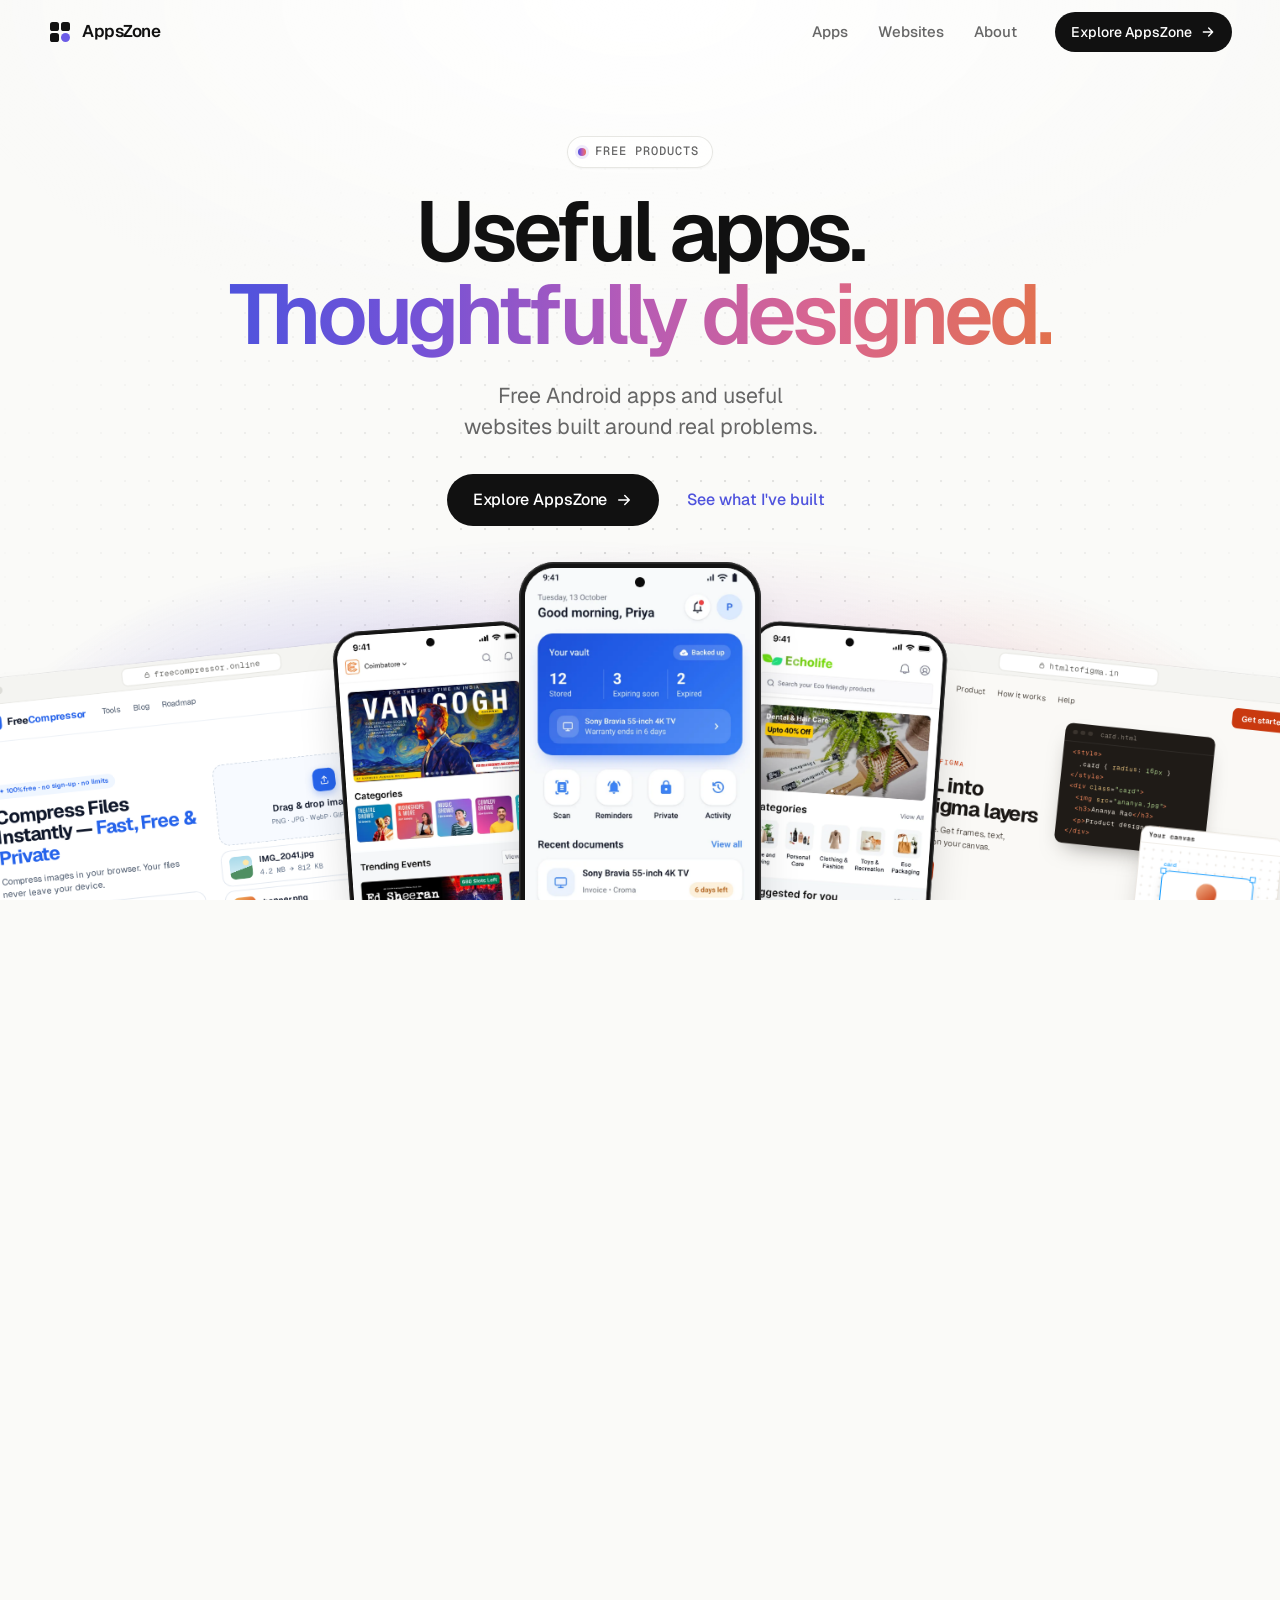
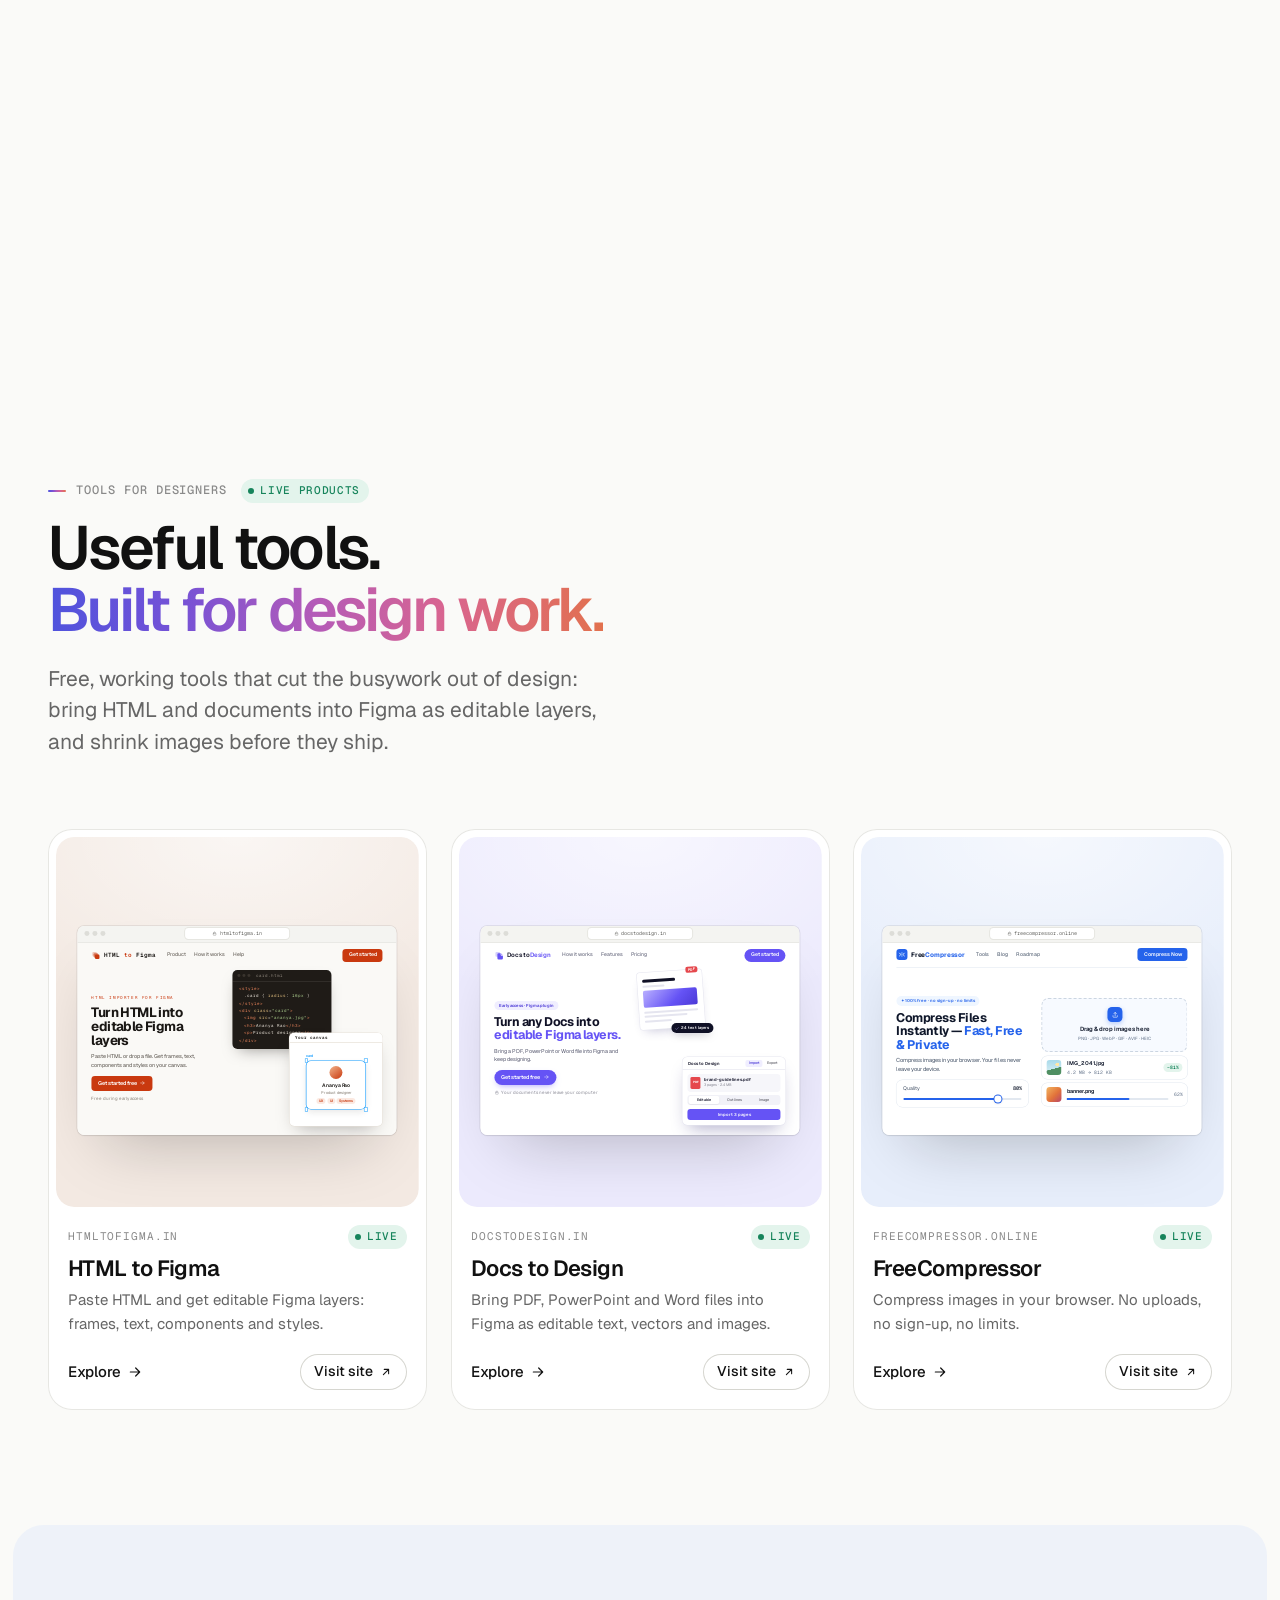
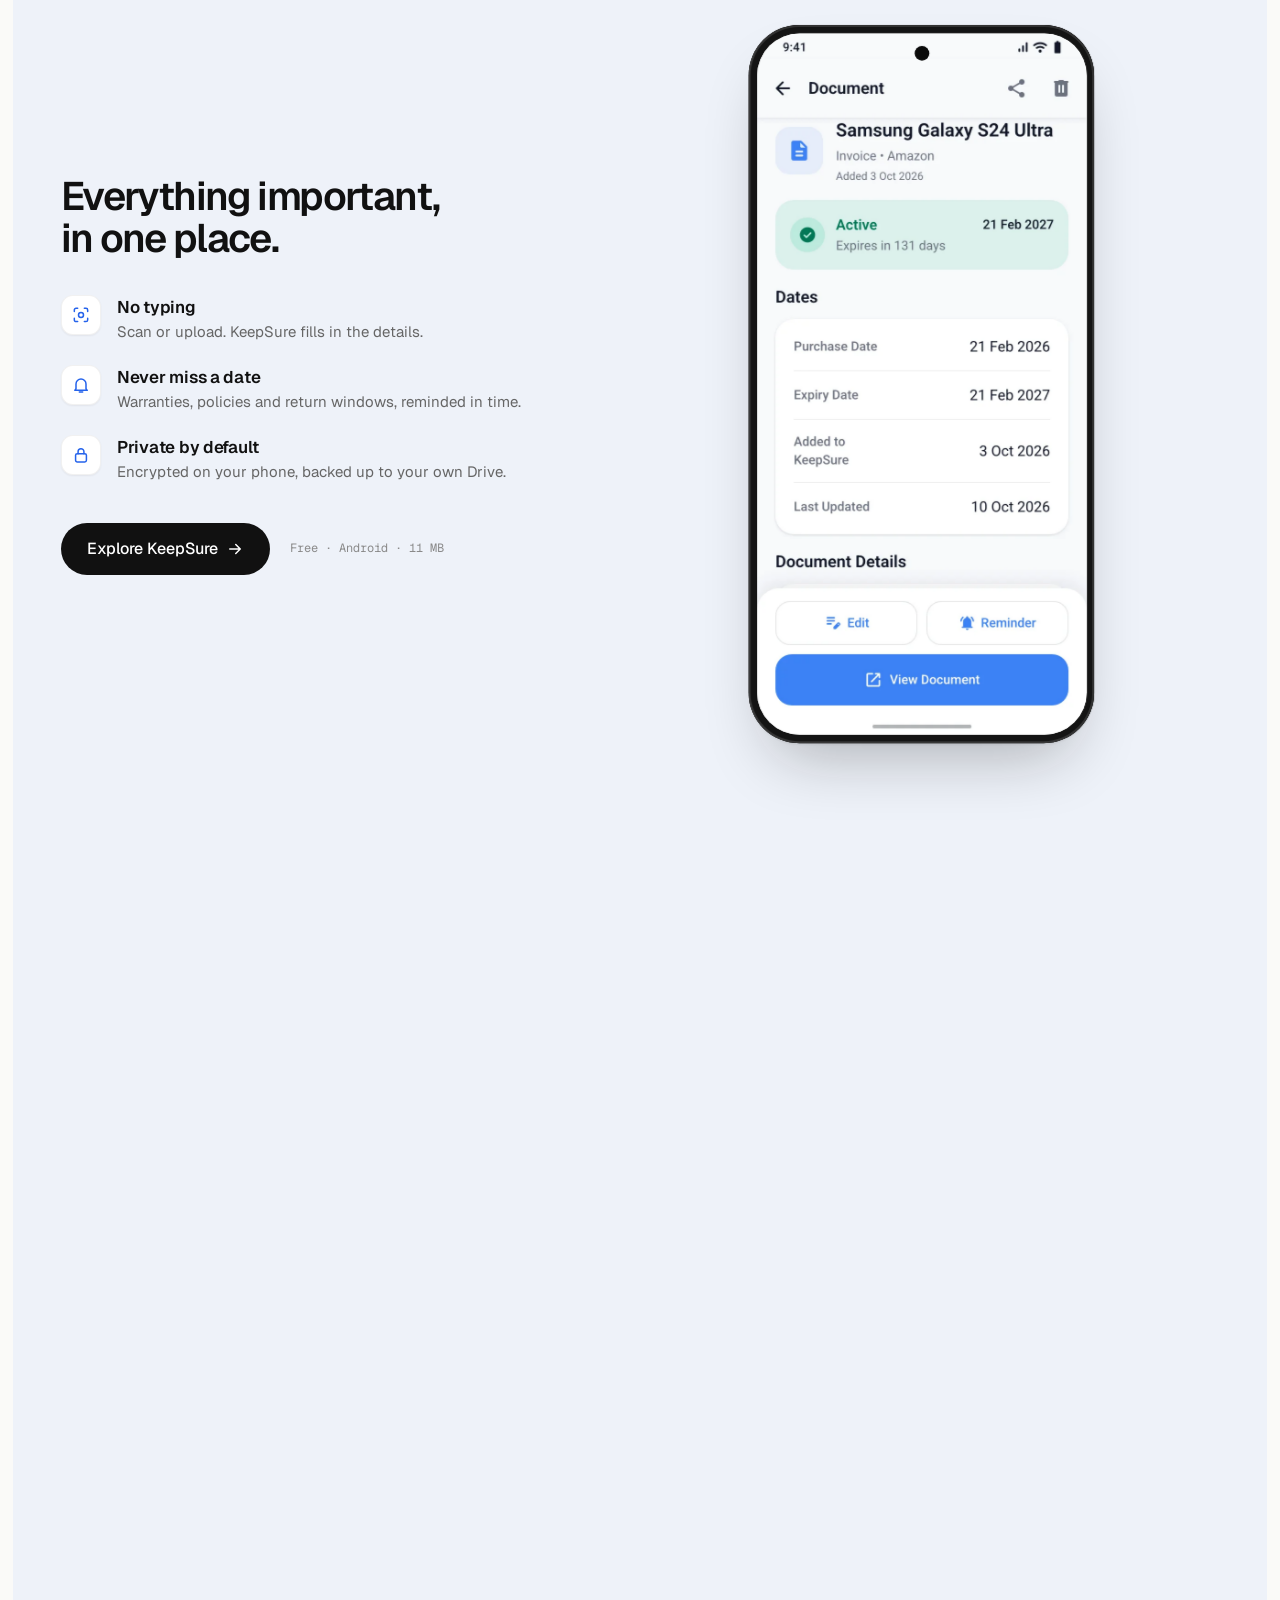
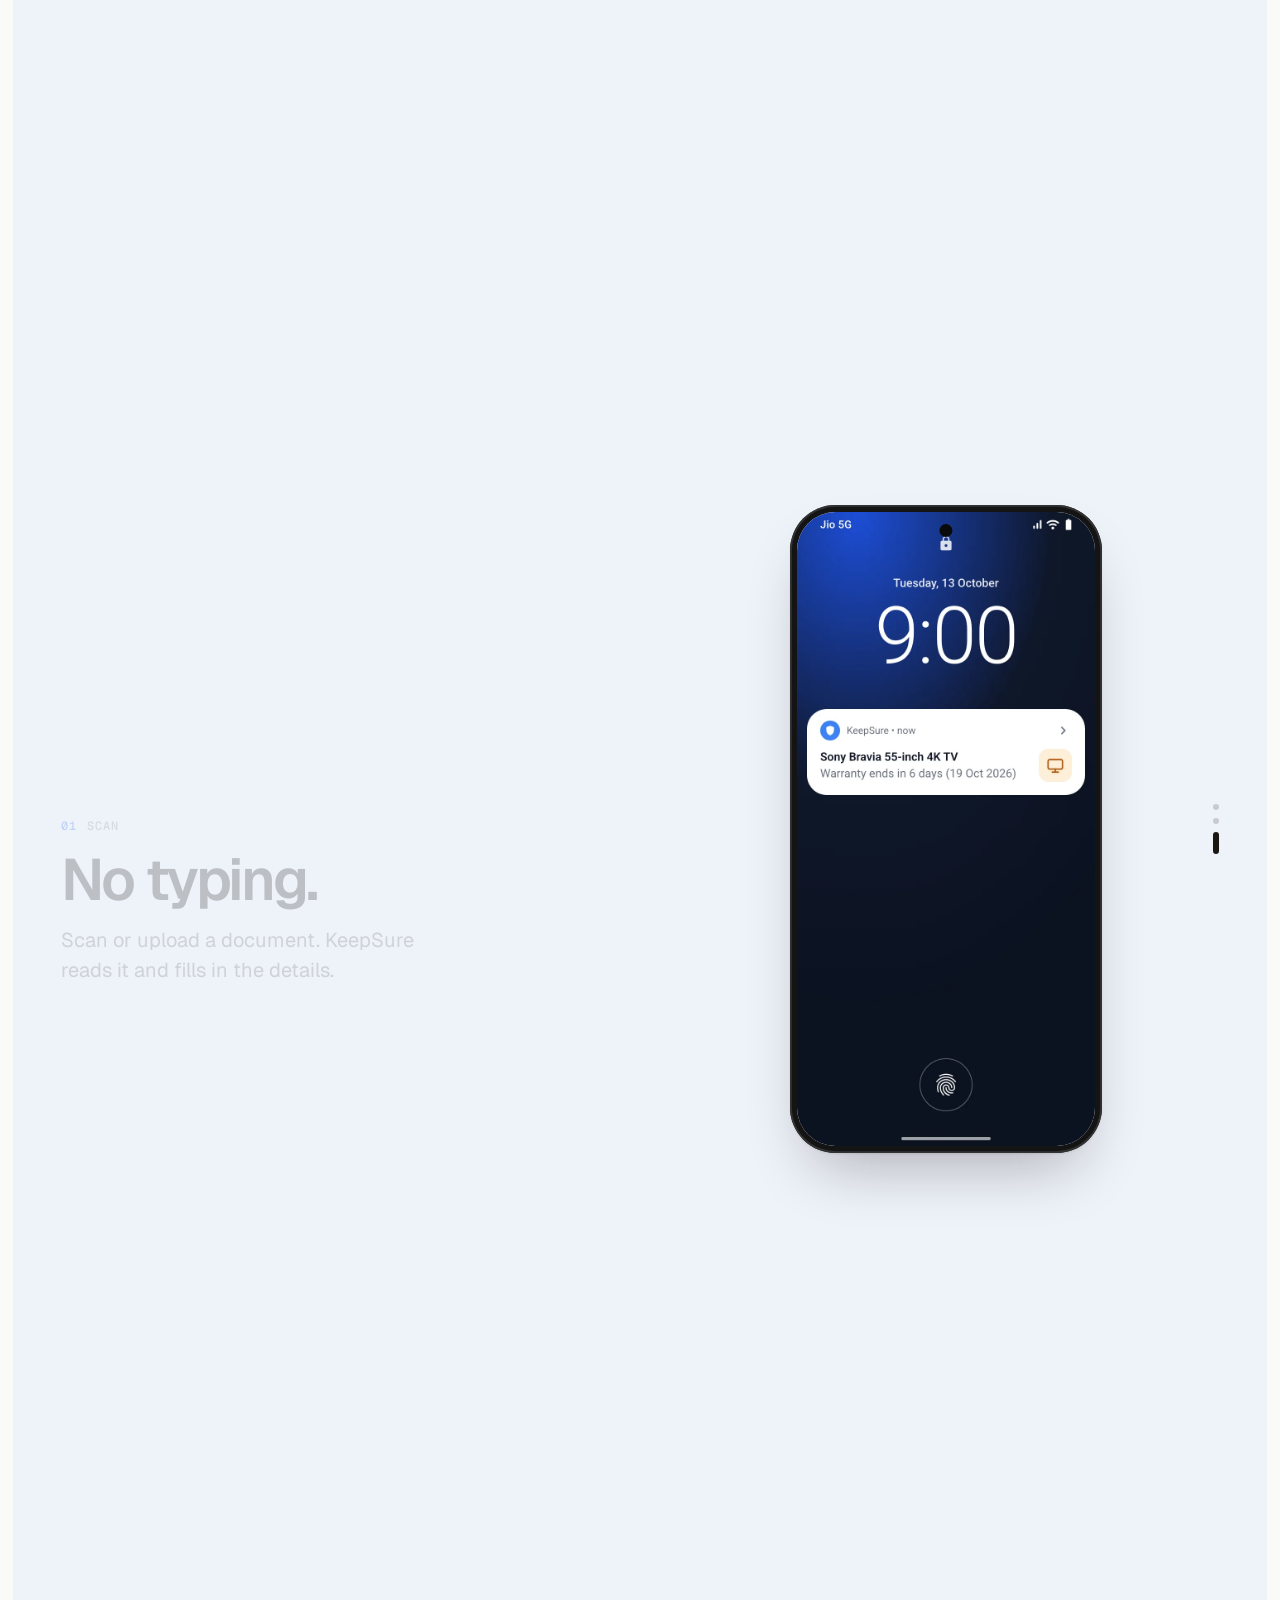
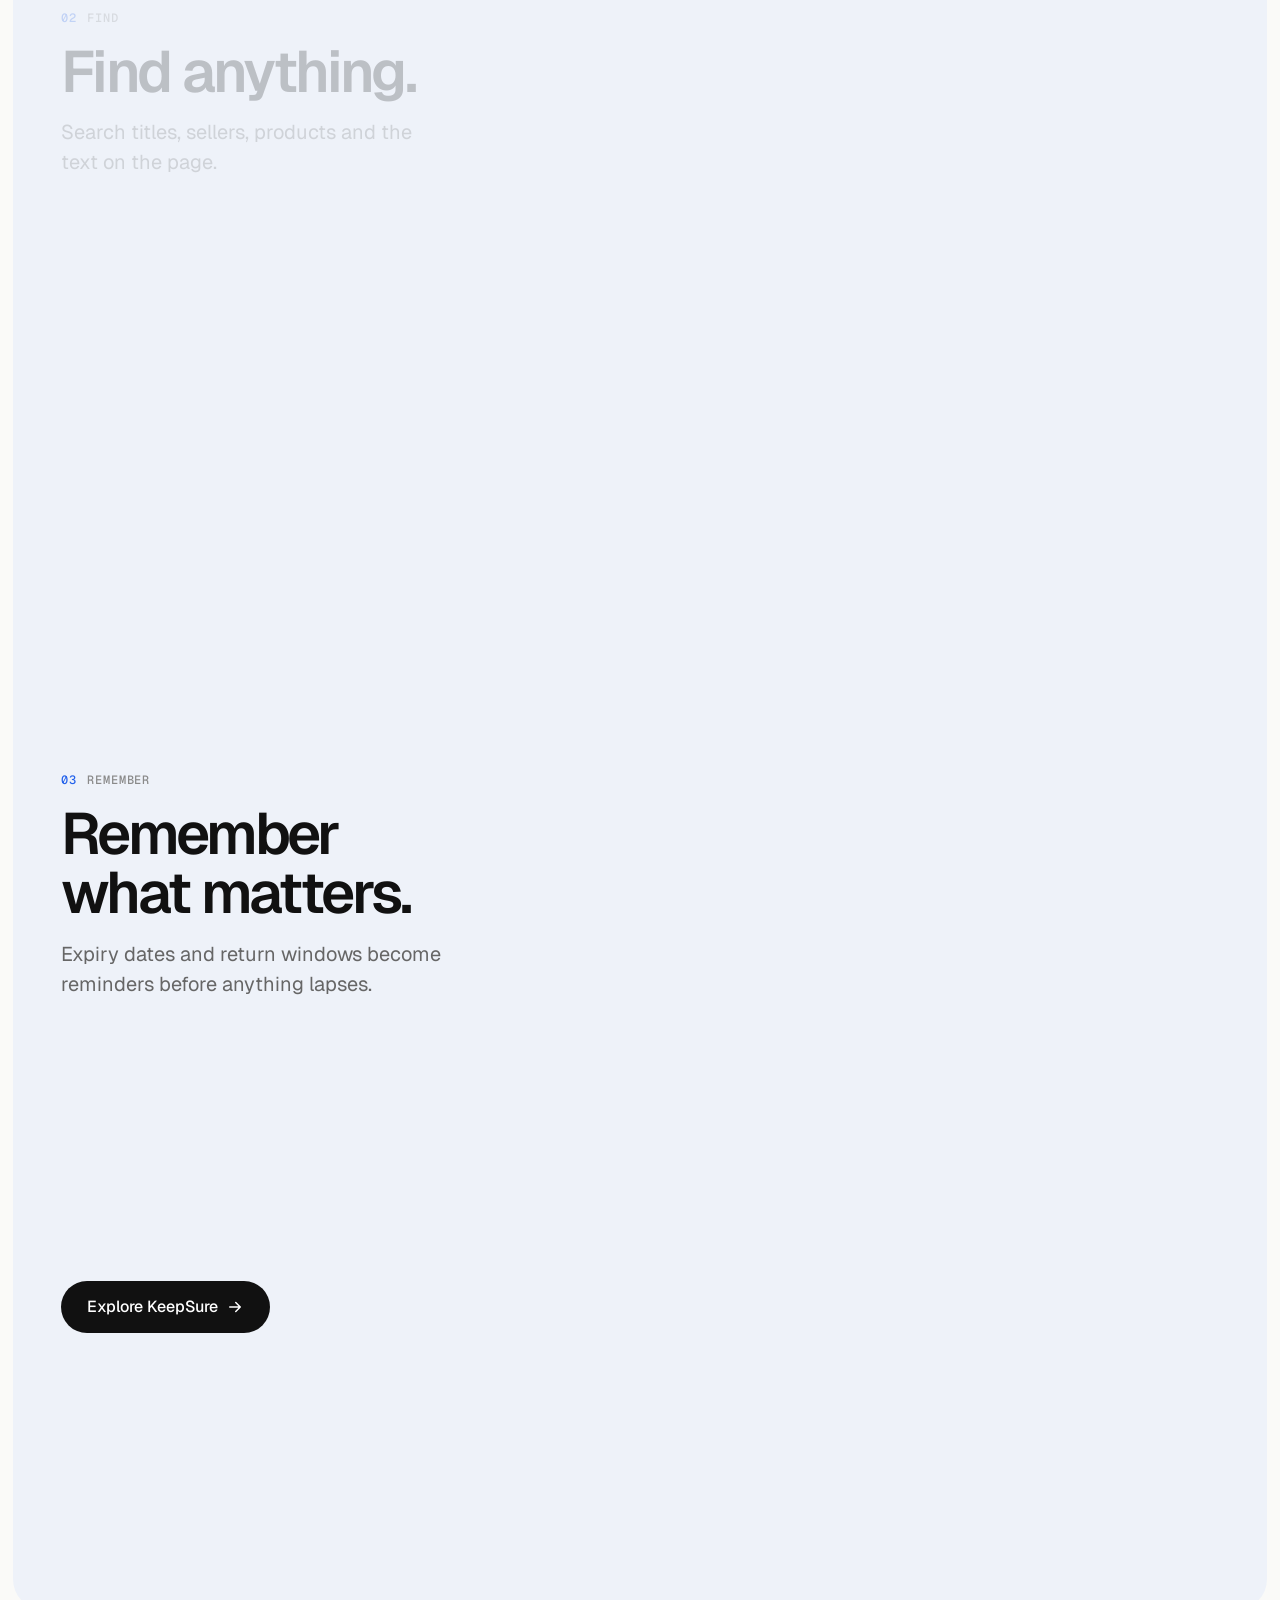
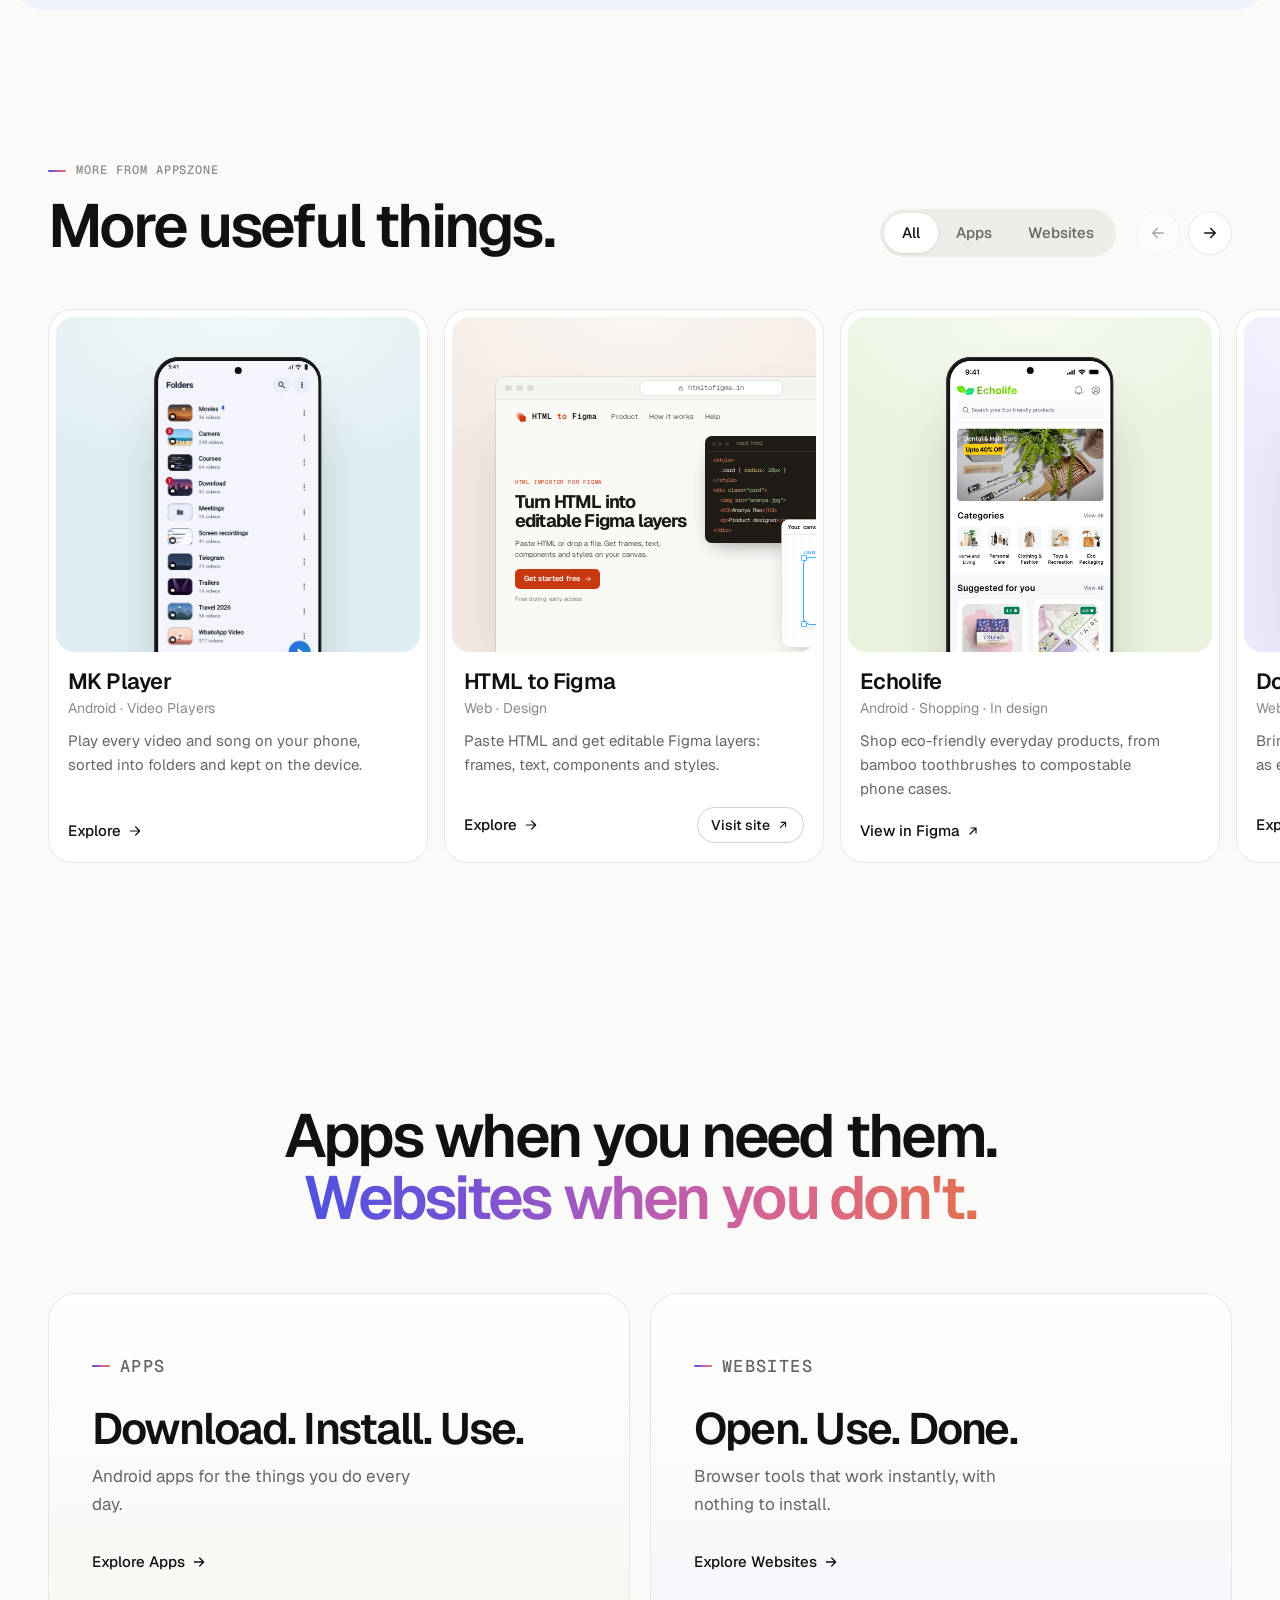
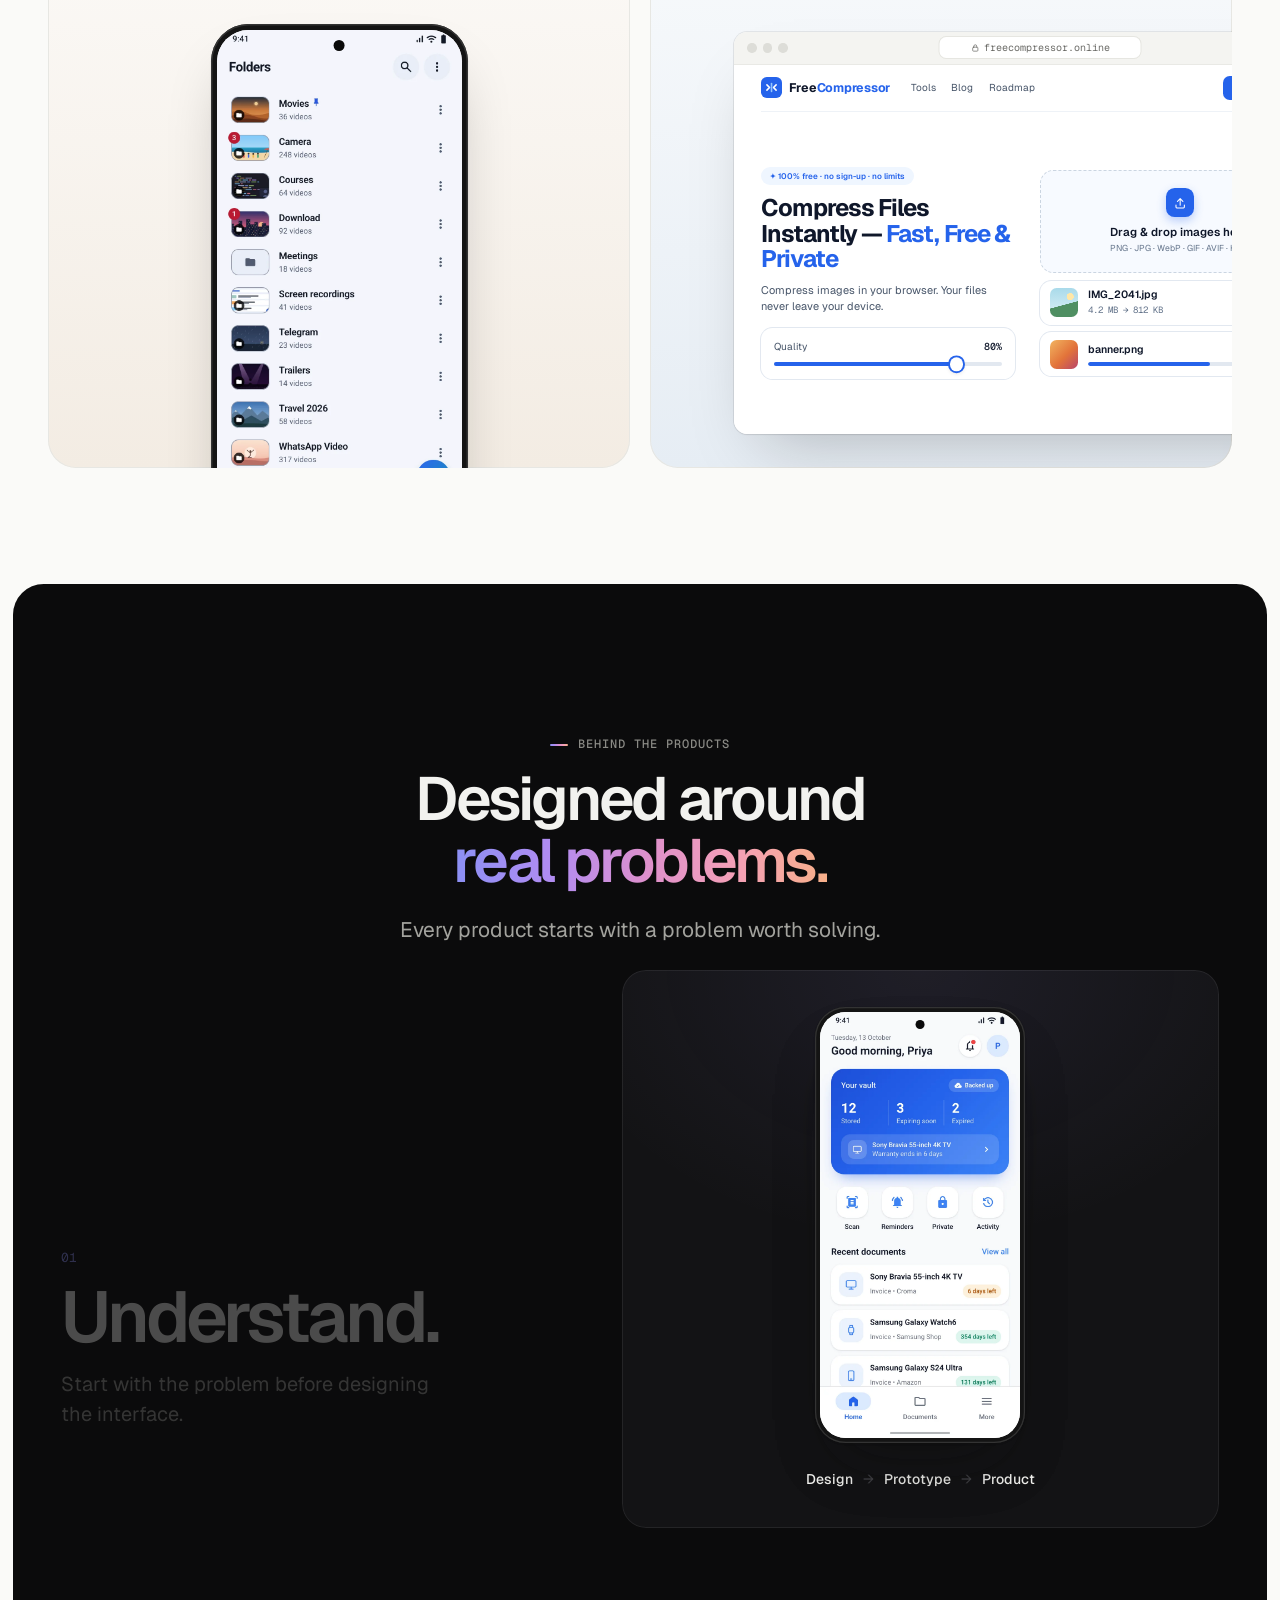
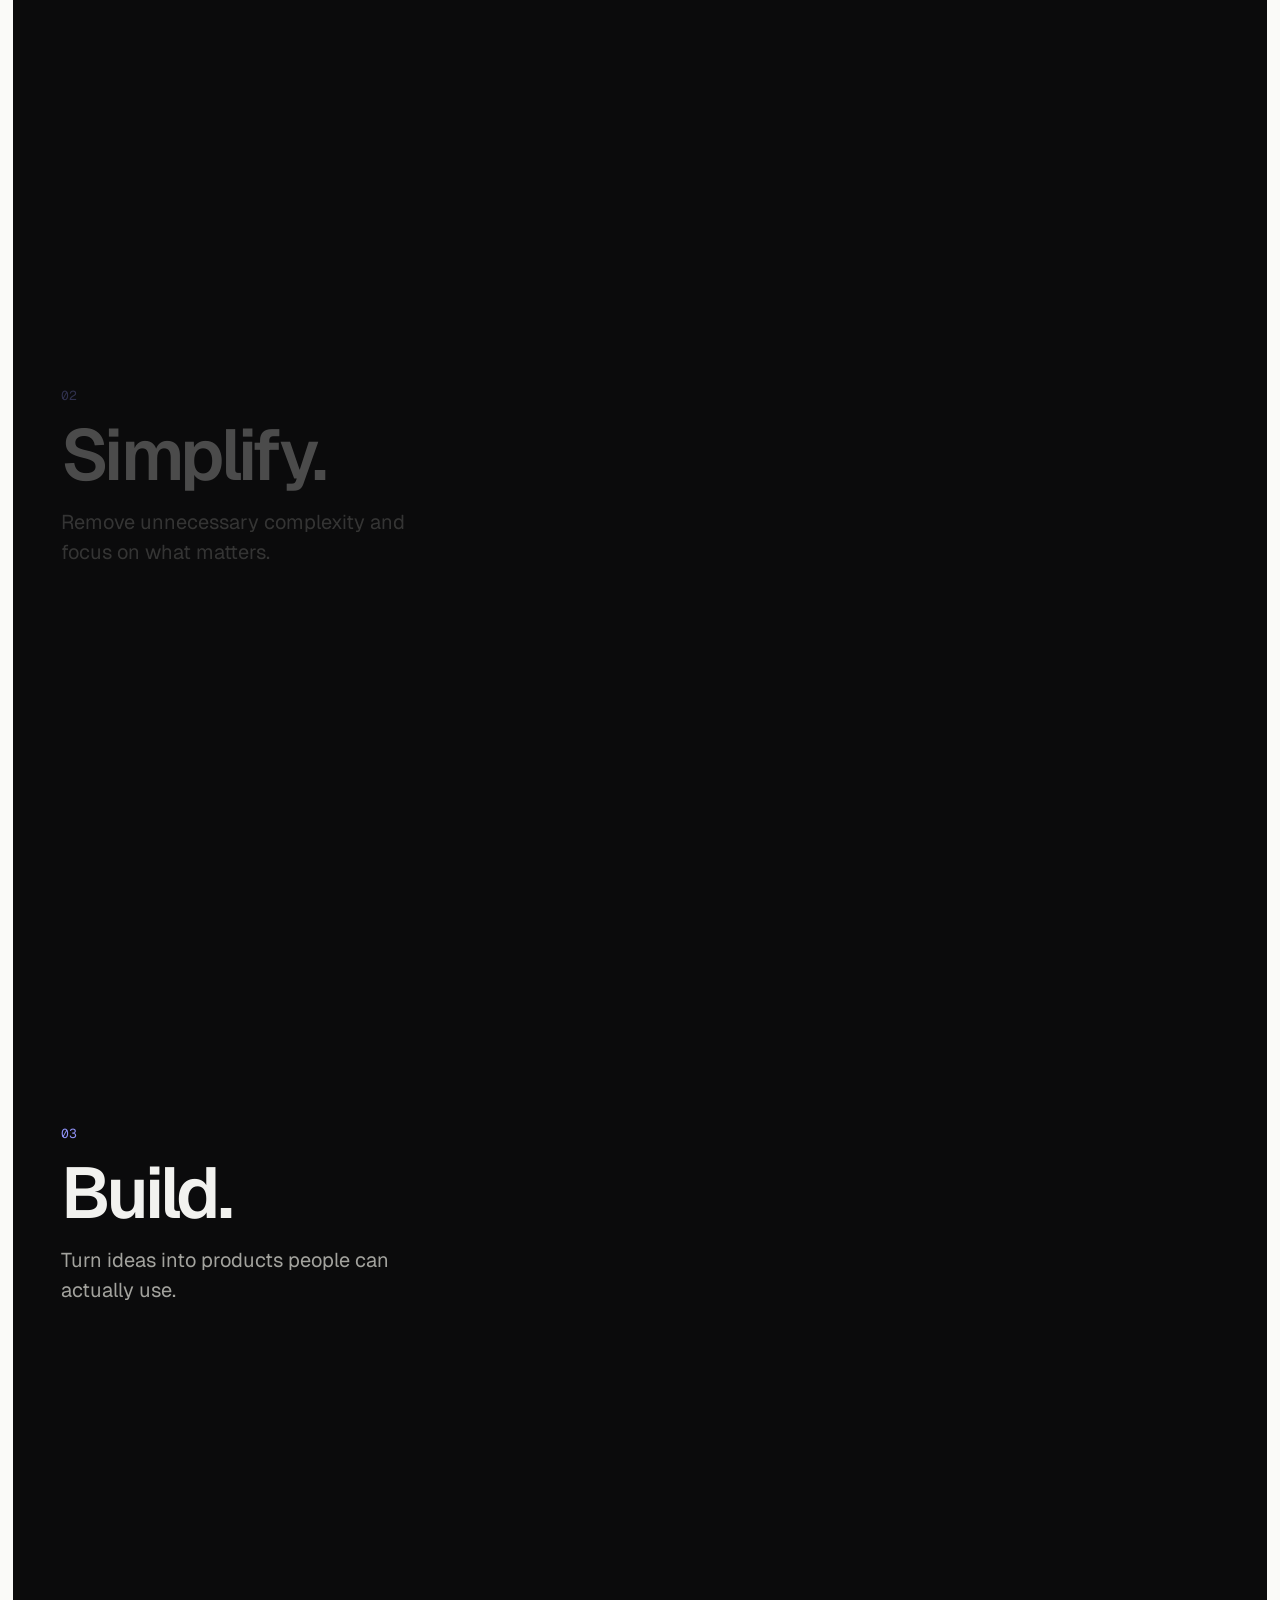
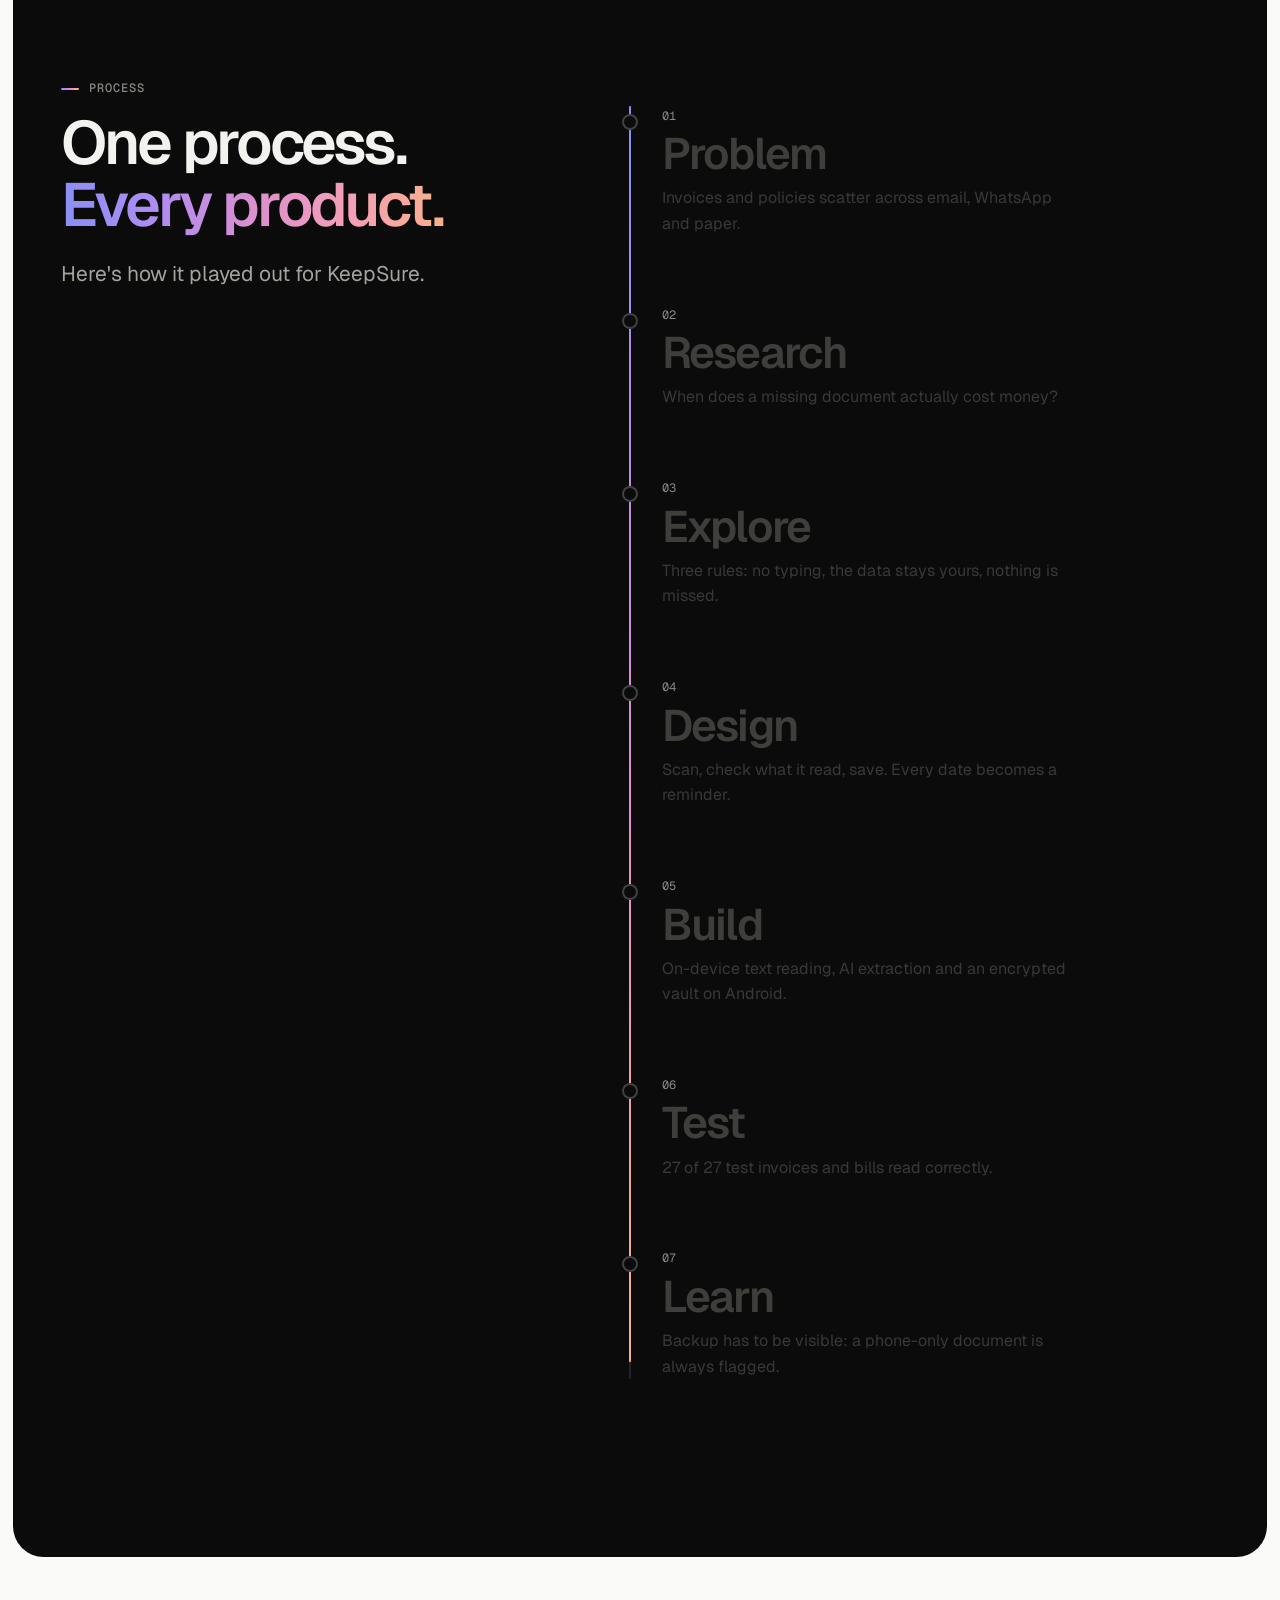
<file: index.html>
<!doctype html>
<html lang="en">
<head>
  <meta charset="utf-8">
  <meta name="viewport" content="width=device-width, initial-scale=1, viewport-fit=cover">
  <title>AppsZone — Useful apps. Thoughtfully designed.</title>
  <meta name="description" content="Free Android apps and useful websites built around real problems.">
  <meta name="theme-color" content="#FAFAF8">
  <meta property="og:title" content="AppsZone — Useful apps. Thoughtfully designed.">
  <meta property="og:description" content="Free Android apps and useful websites built around real problems.">
  <meta property="og:type" content="website">
  <link rel="icon" href="data:image/svg+xml,%3Csvg xmlns='http://www.w3.org/2000/svg' viewBox='0 0 32 32'%3E%3Crect width='32' height='32' rx='8' fill='%23fff'/%3E%3Crect x='5' y='5' width='10' height='10' rx='3' fill='%23111'/%3E%3Crect x='17' y='5' width='10' height='10' rx='3' fill='%23111'/%3E%3Crect x='5' y='17' width='10' height='10' rx='3' fill='%23111'/%3E%3Ccircle cx='22' cy='22' r='5' fill='%236C5CE7'/%3E%3C/svg%3E">
  <link rel="preconnect" href="https://fonts.googleapis.com">
  <link rel="preconnect" href="https://fonts.gstatic.com" crossorigin>
  <link href="https://fonts.googleapis.com/css2?family=Geist:wght@300..800&family=Geist+Mono:wght@400..600&display=swap" rel="stylesheet">
  <!-- Bump ?v= when CSS/JS change so browsers fetch the new files instead of a cached copy -->
  <link rel="stylesheet" href="assets/css/styles.css?v=19">
  <link rel="stylesheet" href="assets/css/home.css?v=19">
  <script>
    // Scroll-linked motion only when the visitor hasn't asked for reduced motion.
    document.documentElement.classList.add("js");
    if (!window.matchMedia("(prefers-reduced-motion: reduce)").matches) document.documentElement.classList.add("motion");
  </script>
</head>
<body class="page-home">
  <a class="skip-link" href="#main">Skip to content</a>

  <!-- Navigation: transparent at the top, compact once scrolling -->
  <header class="site-header" data-header>
    <div class="container nav">
      <a class="logo" href="#top" aria-label="AppsZone home">
        <svg class="logo-mark" viewBox="0 0 24 24" aria-hidden="true">
          <rect x="2" y="2" width="9" height="9" rx="2.6" fill="currentColor"/>
          <rect x="13" y="2" width="9" height="9" rx="2.6" fill="currentColor"/>
          <rect x="2" y="13" width="9" height="9" rx="2.6" fill="currentColor"/>
          <circle cx="17.5" cy="17.5" r="4.5" fill="var(--accent)"/>
        </svg>
        <span>AppsZone</span>
      </a>

      <nav class="nav-links" aria-label="Primary">
        <a href="#more" data-filter-link="apps">Apps</a>
        <a href="#more" data-filter-link="websites">Websites</a>
        <a href="#person">About</a>
      </nav>

      <a class="btn btn-primary btn-sm nav-cta" href="#collection">
        Explore AppsZone
        <svg viewBox="0 0 24 24" fill="none" stroke="currentColor" stroke-width="2" stroke-linecap="round" stroke-linejoin="round" aria-hidden="true"><path d="M5 12h14M13 6l6 6-6 6"/></svg>
      </a>

      <button class="menu-toggle" type="button" aria-expanded="false" aria-controls="mobile-menu" aria-label="Open menu" data-menu-toggle>
        <span></span><span></span>
      </button>
    </div>

    <div class="mobile-menu" id="mobile-menu" hidden data-menu>
      <nav class="container" aria-label="Mobile">
        <a href="#more" data-filter-link="apps">Apps</a>
        <a href="#more" data-filter-link="websites">Websites</a>
        <a href="#thinking">How I work</a>
        <a href="#person">About</a>
        <a class="btn btn-primary btn-lg" href="#collection">
          Explore AppsZone
          <svg viewBox="0 0 24 24" fill="none" stroke="currentColor" stroke-width="2" stroke-linecap="round" stroke-linejoin="round" aria-hidden="true"><path d="M5 12h14M13 6l6 6-6 6"/></svg>
        </a>
      </nav>
    </div>
  </header>

  <main id="main">

    <!-- 01 · Hero: the headline steps back and the products take the stage -->
    <section class="hero" id="top" data-progress="pin" aria-labelledby="hero-title">
      <div class="hero-sticky">
        <div class="container hero-copy">
          <p class="eyebrow hero-eyebrow rise" style="--i:0"><span class="hero-dot" aria-hidden="true"></span>Free products</p>
          <h1 class="hero-title rise" style="--i:1" id="hero-title">Useful apps.<br><span class="grad">Thoughtfully designed.</span></h1>
          <p class="hero-lead rise" style="--i:2">Free Android apps and useful websites built around real problems.</p>
          <div class="hero-ctas rise" style="--i:3">
            <a class="btn btn-primary btn-lg" href="#collection">
              Explore AppsZone
              <svg viewBox="0 0 24 24" fill="none" stroke="currentColor" stroke-width="2" stroke-linecap="round" stroke-linejoin="round" aria-hidden="true"><path d="M5 12h14M13 6l6 6-6 6"/></svg>
            </a>
            <a class="hero-link" href="#more">See what I've built</a>
          </div>
        </div>

        <div class="hero-stage" aria-label="A selection of AppsZone products" role="group">
          <div class="hs-item hs-far-l" data-device="free-compressor"></div>
          <div class="hs-item hs-far-r" data-device="html-to-figma"></div>
          <div class="hs-item hs-l" data-device="event-ease"></div>
          <div class="hs-item hs-r" data-device="echolife"></div>
          <div class="hs-item hs-c" data-device="keepsure"></div>
        </div>
      </div>
    </section>

    <!-- 02 · Live design tools: a loose composition that settles into cards -->
    <section class="collection" id="collection" aria-labelledby="collection-title">
      <div class="container">
        <header class="chapter-head reveal">
          <div class="col-head-meta">
            <p class="eyebrow">Tools for designers</p>
            <span class="live-tag">Live products</span>
          </div>
          <h2 class="display" id="collection-title">Useful tools.<br><span>Built for design work.</span></h2>
          <p class="chapter-lead">Free, working tools that cut the busywork out of design: bring HTML and documents into Figma as editable layers, and shrink images before they ship.</p>
        </header>
        <div class="col-grid" data-collection data-progress="view" data-start="1" data-end="0.3"></div>
      </div>
    </section>

    <!-- 03 + 04 · Flagship product chapter -->
    <div class="chapter chapter--light" data-story-chapter>
      <section class="ft" id="keepsure" data-progress="pin" aria-labelledby="ft-title">
        <div class="ft-sticky">
          <div class="container ft-inner">
            <div class="ft-intro">
              <p class="eyebrow">Android app</p>
              <h2 class="display" id="ft-title">Keep it. Track it.<br><span>Claim it.</span></h2>
              <p class="chapter-lead">Invoices, warranties and policies in one private vault, with reminders before anything lapses.</p>
            </div>

            <div class="ft-phone">
              <div class="ft-screen ft-screen--a" data-device="keepsure"></div>
              <div class="ft-screen ft-screen--b" data-device="ks-detail" aria-hidden="true"></div>
            </div>

            <div class="ft-features">
              <h3 class="ft-features-title">Everything important,<br>in one place.</h3>
              <ul class="ft-list">
                <li style="--o:.40"><span class="ft-ico" data-glyph="focus"></span><span><b>No typing</b>Scan or upload. KeepSure fills in the details.</span></li>
                <li style="--o:.44"><span class="ft-ico" data-glyph="bell"></span><span><b>Never miss a date</b>Warranties, policies and return windows, reminded in time.</span></li>
                <li style="--o:.48"><span class="ft-ico" data-glyph="lock"></span><span><b>Private by default</b>Encrypted on your phone, backed up to your own Drive.</span></li>
              </ul>
              <div class="ft-cta">
                <a class="btn btn-primary btn-lg" href="app.html?slug=keepsure">
                  Explore KeepSure
                  <svg viewBox="0 0 24 24" fill="none" stroke="currentColor" stroke-width="2" stroke-linecap="round" stroke-linejoin="round" aria-hidden="true"><path d="M5 12h14M13 6l6 6-6 6"/></svg>
                </a>
                <span class="ft-meta" data-flagship-meta></span>
              </div>
            </div>
          </div>
        </div>
      </section>

      <section class="story" id="story" aria-label="KeepSure features">
        <div class="container story-grid" data-story>
          <div class="story-steps">
            <article class="story-step" data-step="0">
              <p class="eyebrow story-label"><span>01</span>Scan</p>
              <h3 class="story-title">No typing.</h3>
              <p class="story-text">Scan or upload a document. KeepSure reads it and fills in the details.</p>
              <div class="story-inline" data-device="ks-review"></div>
            </article>
            <article class="story-step" data-step="1">
              <p class="eyebrow story-label"><span>02</span>Find</p>
              <h3 class="story-title">Find anything.</h3>
              <p class="story-text">Search titles, sellers, products and the text on the page.</p>
              <div class="story-inline" data-device="ks-search"></div>
            </article>
            <article class="story-step" data-step="2">
              <p class="eyebrow story-label"><span>03</span>Remember</p>
              <h3 class="story-title">Remember what matters.</h3>
              <p class="story-text">Expiry dates and return windows become reminders before anything lapses.</p>
              <div class="story-inline" data-device="ks-notify"></div>
            </article>
            <div class="story-end">
              <a class="btn btn-primary btn-lg" href="app.html?slug=keepsure">
                Explore KeepSure
                <svg viewBox="0 0 24 24" fill="none" stroke="currentColor" stroke-width="2" stroke-linecap="round" stroke-linejoin="round" aria-hidden="true"><path d="M5 12h14M13 6l6 6-6 6"/></svg>
              </a>
            </div>
          </div>
          <div class="story-visual" aria-hidden="true">
            <div class="story-screen is-active" data-screen="0" data-device="ks-review"></div>
            <div class="story-screen" data-screen="1" data-device="ks-search"></div>
            <div class="story-screen" data-screen="2" data-device="ks-notify"></div>
            <ol class="story-dots"><li class="is-active"></li><li></li><li></li></ol>
          </div>
        </div>
      </section>
    </div>

    <!-- 05 · More from AppsZone: a horizontal product rail -->
    <section class="more" id="more" aria-labelledby="more-title">
      <div class="container more-head reveal">
        <div>
          <p class="eyebrow">More from AppsZone</p>
          <h2 class="display" id="more-title">More useful things.</h2>
        </div>
        <div class="more-controls">
          <div class="seg" role="group" aria-label="Show" data-seg>
            <button type="button" aria-pressed="true" data-filter="all">All</button>
            <button type="button" aria-pressed="false" data-filter="apps">Apps</button>
            <button type="button" aria-pressed="false" data-filter="websites">Websites</button>
          </div>
          <div class="rail-arrows">
            <button type="button" class="rail-btn" data-rail-prev aria-label="Previous products">
              <svg viewBox="0 0 24 24" fill="none" stroke="currentColor" stroke-width="2" stroke-linecap="round" stroke-linejoin="round" aria-hidden="true"><path d="M19 12H5M11 18l-6-6 6-6"/></svg>
            </button>
            <button type="button" class="rail-btn" data-rail-next aria-label="Next products">
              <svg viewBox="0 0 24 24" fill="none" stroke="currentColor" stroke-width="2" stroke-linecap="round" stroke-linejoin="round" aria-hidden="true"><path d="M5 12h14M13 6l6 6-6 6"/></svg>
            </button>
          </div>
        </div>
      </div>
      <div class="rail" data-rail tabindex="0" aria-label="Products"></div>
      <p class="sr-only" aria-live="polite" data-rail-status></p>
    </section>

    <!-- 06 · Apps vs websites -->
    <section class="split" id="apps-and-websites" data-split aria-labelledby="split-title">
      <div class="container">
        <h2 class="display split-title reveal" id="split-title">Apps when you need them.<br><span>Websites when you don't.</span></h2>
        <div class="split-panels">
          <article class="split-panel split-panel--apps" data-panel="apps">
            <div class="split-copy">
              <p class="eyebrow">Apps</p>
              <h3>Download. Install. Use.</h3>
              <p>Android apps for the things you do every day.</p>
              <a class="link-arrow" href="#more" data-filter-link="apps">
                Explore Apps
                <svg viewBox="0 0 24 24" fill="none" stroke="currentColor" stroke-width="2" stroke-linecap="round" stroke-linejoin="round" aria-hidden="true"><path d="M5 12h14M13 6l6 6-6 6"/></svg>
              </a>
            </div>
            <div class="split-visual split-visual--phone" data-device="mk-player"></div>
          </article>
          <article class="split-panel split-panel--web" data-panel="websites">
            <div class="split-copy">
              <p class="eyebrow">Websites</p>
              <h3>Open. Use. Done.</h3>
              <p>Browser tools that work instantly, with nothing to install.</p>
              <a class="link-arrow" href="#more" data-filter-link="websites">
                Explore Websites
                <svg viewBox="0 0 24 24" fill="none" stroke="currentColor" stroke-width="2" stroke-linecap="round" stroke-linejoin="round" aria-hidden="true"><path d="M5 12h14M13 6l6 6-6 6"/></svg>
              </a>
            </div>
            <div class="split-visual split-visual--browser" data-device="free-compressor"></div>
          </article>
        </div>
      </div>
    </section>

    <!-- 07 + 08 · Behind the products -->
    <div class="chapter chapter--dark">
      <section class="think" id="thinking" aria-labelledby="think-title">
        <div class="container">
          <header class="chapter-head reveal">
            <p class="eyebrow">Behind the products</p>
            <h2 class="display" id="think-title">Designed around<br><span class="grad">real problems.</span></h2>
            <p class="chapter-lead">Every product starts with a problem worth solving.</p>
          </header>

          <div class="think-grid" data-think>
            <div class="think-steps">
              <article class="think-step" data-step="0">
                <span class="think-num">01</span>
                <h3>Understand.</h3>
                <p>Start with the problem before designing the interface.</p>
                <div class="think-inline" data-visual="understand"></div>
              </article>
              <article class="think-step" data-step="1">
                <span class="think-num">02</span>
                <h3>Simplify.</h3>
                <p>Remove unnecessary complexity and focus on what matters.</p>
                <div class="think-inline" data-visual="simplify"></div>
              </article>
              <article class="think-step" data-step="2">
                <span class="think-num">03</span>
                <h3>Build.</h3>
                <p>Turn ideas into products people can actually use.</p>
                <div class="think-inline" data-visual="build"></div>
              </article>
            </div>
            <div class="think-stage" aria-hidden="true">
              <div class="think-visual is-active" data-screen="0" data-visual="understand"></div>
              <div class="think-visual" data-screen="1" data-visual="simplify"></div>
              <div class="think-visual" data-screen="2" data-visual="build"></div>
            </div>
          </div>
        </div>
      </section>

      <section class="proc" id="process" aria-labelledby="proc-title">
        <div class="container proc-grid">
          <header class="proc-head reveal">
            <p class="eyebrow">Process</p>
            <h2 class="display" id="proc-title">One process.<br><span class="grad">Every product.</span></h2>
            <p class="chapter-lead">Here's how it played out for KeepSure.</p>
          </header>
          <ol class="proc-list" data-progress="line">
            <li class="proc-line" aria-hidden="true"><i></i></li>
            <li class="proc-stage"><span class="proc-dot"></span><span class="proc-num">01</span><h3>Problem</h3><p>Invoices and policies scatter across email, WhatsApp and paper.</p></li>
            <li class="proc-stage"><span class="proc-dot"></span><span class="proc-num">02</span><h3>Research</h3><p>When does a missing document actually cost money?</p></li>
            <li class="proc-stage"><span class="proc-dot"></span><span class="proc-num">03</span><h3>Explore</h3><p>Three rules: no typing, the data stays yours, nothing is missed.</p></li>
            <li class="proc-stage"><span class="proc-dot"></span><span class="proc-num">04</span><h3>Design</h3><p>Scan, check what it read, save. Every date becomes a reminder.</p></li>
            <li class="proc-stage"><span class="proc-dot"></span><span class="proc-num">05</span><h3>Build</h3><p>On-device text reading, AI extraction and an encrypted vault on Android.</p></li>
            <li class="proc-stage"><span class="proc-dot"></span><span class="proc-num">06</span><h3>Test</h3><p>27 of 27 test invoices and bills read correctly.</p></li>
            <li class="proc-stage"><span class="proc-dot"></span><span class="proc-num">07</span><h3>Learn</h3><p>Backup has to be visible: a phone-only document is always flagged.</p></li>
          </ol>
        </div>
      </section>
    </div>

    <!-- 09 · Case study preview: a horizontal walk from problem to product -->
    <section class="case" id="case-study" data-progress="pin" data-case aria-labelledby="case-title">
      <div class="case-sticky">
        <div class="container case-head">
          <div>
            <p class="eyebrow">Case study</p>
            <h2 class="display" id="case-title">From problem<br><span>to product.</span></h2>
          </div>
          <div class="case-aside">
            <p class="chapter-lead">How KeepSure went from documents scattered across inboxes and drawers to one private vault on your phone.</p>
            <a class="link-arrow" href="app.html?slug=keepsure#behind">
              Explore the full story
              <svg viewBox="0 0 24 24" fill="none" stroke="currentColor" stroke-width="2" stroke-linecap="round" stroke-linejoin="round" aria-hidden="true"><path d="M5 12h14M13 6l6 6-6 6"/></svg>
            </a>
          </div>
        </div>

        <ol class="case-track" data-case-track>
          <li class="case-frame">
            <div class="case-visual case-visual--paper" aria-hidden="true">
              <div class="cs-receipt"><b>CROMA</b><i></i><i class="s"></i><i></i><span>TOTAL ₹29</span><i class="s"></i></div>
            </div>
            <span class="case-num">01</span><h3>Problem</h3><p>Documents scatter. Deadlines slip.</p>
          </li>
          <li class="case-frame">
            <div class="case-visual case-visual--grid" aria-hidden="true">
              <div class="cs-sketch">
                <span>Scan</span>
                <svg viewBox="0 0 60 20"><path d="M2 12c14-8 34-8 52-2m-6-5 6 5-7 3"/></svg>
                <span>Review</span>
                <svg viewBox="0 0 60 20"><path d="M2 8c16 8 36 8 52 0m-7-3 7 3-6 5"/></svg>
                <span>Remind</span>
              </div>
            </div>
            <span class="case-num">02</span><h3>Idea</h3><p>Scan it once. Let the app remember.</p>
          </li>
          <li class="case-frame">
            <div class="case-visual" aria-hidden="true"><div class="case-phone" data-device="wireframe"></div></div>
            <span class="case-num">03</span><h3>Wireframes</h3><p>Overview first, recent documents below.</p>
          </li>
          <li class="case-frame">
            <div class="case-visual" aria-hidden="true"><div class="case-phone" data-device="keepsure"></div></div>
            <span class="case-num">04</span><h3>Interface</h3><p>Calm, clear and quick to scan.</p>
          </li>
          <li class="case-frame">
            <div class="case-visual case-visual--proto" aria-hidden="true">
              <div class="case-phone case-phone--sm" data-device="ks-review"></div>
              <svg class="cs-arrow" viewBox="0 0 80 40"><path d="M4 30C24 4 52 4 74 22m-8-8 8 8-10 3"/></svg>
              <div class="case-phone case-phone--sm" data-device="ks-detail"></div>
            </div>
            <span class="case-num">05</span><h3>Prototype</h3><p>Walking through scan, review and save.</p>
          </li>
          <li class="case-frame">
            <div class="case-visual case-visual--ship" aria-hidden="true">
              <div class="case-phone" data-device="ks-notify"></div>
              <span class="cs-badge">v3.0 · Android · In testing</span>
            </div>
            <span class="case-num">06</span><h3>Built product</h3><p>Built for Android, now in testing.</p>
          </li>
        </ol>
      </div>
    </section>

    <!-- 10 · The person behind AppsZone -->
    <section class="person" id="person" aria-labelledby="person-title">
      <div class="container person-grid">
        <div>
          <p class="eyebrow">The person behind AppsZone</p>
          <h2 class="display person-title" id="person-title" data-words data-progress="view" data-start="0.9" data-end="0.35">
            <span>I like turning</span> <span>complex problems into</span> <span>simple products.</span>
          </h2>
        </div>
        <div class="person-side reveal">
          <p class="chapter-lead">AppsZone is where I explore ideas, design digital products and turn useful concepts into real experiences.</p>
          <dl class="person-skills">
            <div><dt>Product Design</dt><dd>UX · UI · Interaction · Systems</dd></div>
            <div><dt>Building</dt><dd>Web · Android · AI-powered tools</dd></div>
          </dl>
          <a class="link-arrow" href="about/">
            More about AppsZone
            <svg viewBox="0 0 24 24" fill="none" stroke="currentColor" stroke-width="2" stroke-linecap="round" stroke-linejoin="round" aria-hidden="true"><path d="M5 12h14M13 6l6 6-6 6"/></svg>
          </a>
        </div>
      </div>
    </section>

    <!-- 11 · Final call to action -->
    <section class="finale" id="explore" aria-labelledby="finale-title">
      <div class="container finale-inner reveal">
        <h2 class="display finale-title" id="finale-title">Find something <span class="grad">useful.</span></h2>
        <p class="chapter-lead">Explore the apps and websites built by AppsZone.</p>
        <div class="finale-ctas">
          <a class="btn btn-primary btn-lg" href="#more" data-filter-link="apps">
            Explore Apps
            <svg viewBox="0 0 24 24" fill="none" stroke="currentColor" stroke-width="2" stroke-linecap="round" stroke-linejoin="round" aria-hidden="true"><path d="M5 12h14M13 6l6 6-6 6"/></svg>
          </a>
          <a class="btn btn-secondary btn-lg" href="#more" data-filter-link="websites">
            Explore Websites
            <svg viewBox="0 0 24 24" fill="none" stroke="currentColor" stroke-width="2" stroke-linecap="round" stroke-linejoin="round" aria-hidden="true"><path d="M5 12h14M13 6l6 6-6 6"/></svg>
          </a>
        </div>
      </div>
    </section>
  </main>

  <!-- Footer -->
  <footer class="site-footer">
    <div class="container">
      <div class="footer-grid">
        <div class="footer-brand">
          <a class="logo" href="#top" aria-label="AppsZone home">
            <svg class="logo-mark" viewBox="0 0 24 24" aria-hidden="true">
              <rect x="2" y="2" width="9" height="9" rx="2.6" fill="currentColor"/>
              <rect x="13" y="2" width="9" height="9" rx="2.6" fill="currentColor"/>
              <rect x="2" y="13" width="9" height="9" rx="2.6" fill="currentColor"/>
              <circle cx="17.5" cy="17.5" r="4.5" fill="var(--accent)"/>
            </svg>
            <span>AppsZone</span>
          </a>
          <p>Useful apps.<br>Thoughtfully designed.</p>
        </div>
        <nav class="footer-links" aria-label="Footer">
          <ul>
            <li><a href="#more" data-filter-link="apps">Apps</a></li>
            <li><a href="#more" data-filter-link="websites">Websites</a></li>
            <li><a href="#person">About</a></li>
            <li><a href="how-to-install/">How to install</a></li>
          </ul>
          <ul>
            <li><a href="privacy/">Privacy</a></li>
            <li><a href="terms/">Terms</a></li>
          </ul>
        </nav>
      </div>
      <div class="footer-bottom">
        <span>© 2026 AppsZone</span>
        <div class="footer-end">
          <a href="#top">Back to top ↑</a>
          <span class="maker" role="img" aria-label="Made with love by K" title="Made with love by K">
            <span aria-hidden="true">K</span>
            <svg viewBox="0 0 24 24" aria-hidden="true"><path d="M2 9.5a5.5 5.5 0 0 1 9.591-3.676.56.56 0 0 0 .818 0A5.49 5.49 0 0 1 22 9.5c0 2.29-1.5 4-3 5.5l-5.492 5.313a2 2 0 0 1-3 .019L5 15c-1.5-1.5-3-3.2-3-5.5"/></svg>
          </span>
        </div>
      </div>
    </div>
  </footer>

  <!-- Mobile: a quiet sticky link while the KeepSure story is on screen -->
  <a class="story-pill" href="app.html?slug=keepsure" data-story-pill tabindex="-1" aria-hidden="true"></a>

  <script src="assets/js/data.js?v=19"></script>
  <script src="assets/js/screens.js?v=19"></script>
  <script src="assets/js/site.js?v=19"></script>
  <script src="assets/js/main.js?v=19"></script>
</body>
</html>
</file>
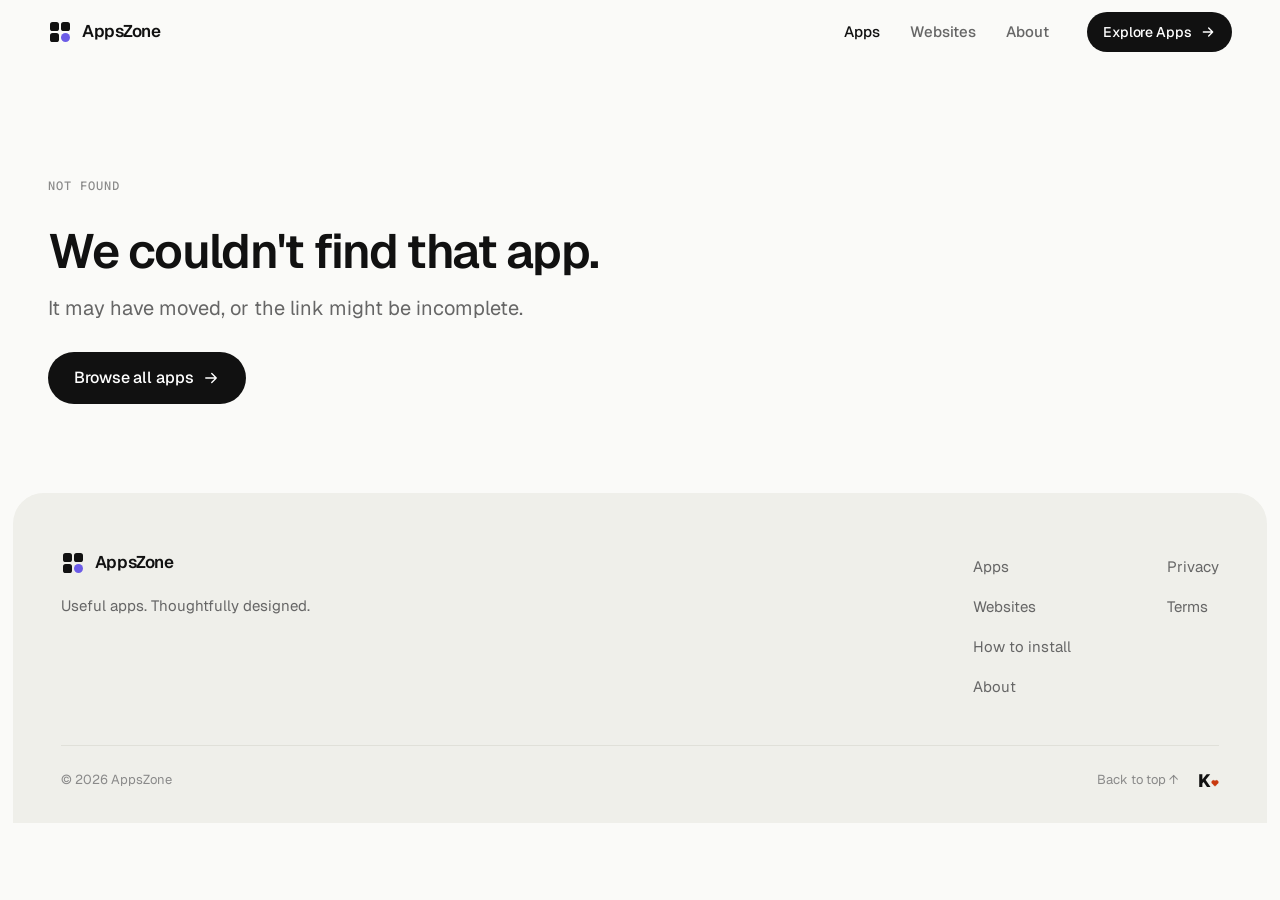
<file: app.html>
<!doctype html>
<html lang="en">
<head>
  <meta charset="utf-8">
  <meta name="viewport" content="width=device-width, initial-scale=1, viewport-fit=cover">
  <title>App — AppsZone</title>
  <meta name="description" content="Free Android apps and useful websites built around real problems.">
  <meta name="theme-color" content="#FAFAF8">
  <link rel="icon" href="data:image/svg+xml,%3Csvg xmlns='http://www.w3.org/2000/svg' viewBox='0 0 32 32'%3E%3Crect width='32' height='32' rx='8' fill='%23fff'/%3E%3Crect x='5' y='5' width='10' height='10' rx='3' fill='%23111'/%3E%3Crect x='17' y='5' width='10' height='10' rx='3' fill='%23111'/%3E%3Crect x='5' y='17' width='10' height='10' rx='3' fill='%23111'/%3E%3Ccircle cx='22' cy='22' r='5' fill='%236C5CE7'/%3E%3C/svg%3E">
  <link rel="preconnect" href="https://fonts.googleapis.com">
  <link rel="preconnect" href="https://fonts.gstatic.com" crossorigin>
  <link href="https://fonts.googleapis.com/css2?family=Geist:wght@300..800&family=Geist+Mono:wght@400..600&display=swap" rel="stylesheet">
  <!-- Bump ?v= when CSS/JS change so browsers fetch the new files instead of a cached copy -->
  <link rel="stylesheet" href="assets/css/styles.css?v=19">
  <script>document.documentElement.classList.add("js");</script>
</head>
<body>
  <a class="skip-link" href="#main">Skip to content</a>

  <!-- Navigation -->
  <header class="site-header" data-header>
    <div class="container nav">
      <a class="logo" href="index.html" aria-label="AppsZone home">
        <svg class="logo-mark" viewBox="0 0 24 24" aria-hidden="true">
          <rect x="2" y="2" width="9" height="9" rx="2.6" fill="currentColor"/>
          <rect x="13" y="2" width="9" height="9" rx="2.6" fill="currentColor"/>
          <rect x="2" y="13" width="9" height="9" rx="2.6" fill="currentColor"/>
          <circle cx="17.5" cy="17.5" r="4.5" fill="var(--accent)"/>
        </svg>
        <span>AppsZone</span>
      </a>

      <nav class="nav-links" aria-label="Primary">
        <a href="index.html#apps" aria-current="page">Apps</a>
        <a href="index.html#websites">Websites</a>
        <a href="index.html#about">About</a>
      </nav>

      <a class="btn btn-primary btn-sm nav-cta" href="index.html#apps">
        Explore Apps
        <svg viewBox="0 0 24 24" fill="none" stroke="currentColor" stroke-width="2" stroke-linecap="round" stroke-linejoin="round" aria-hidden="true"><path d="M5 12h14M13 6l6 6-6 6"/></svg>
      </a>

      <button class="menu-toggle" type="button" aria-expanded="false" aria-controls="mobile-menu" aria-label="Open menu" data-menu-toggle>
        <span></span><span></span>
      </button>
    </div>

    <div class="mobile-menu" id="mobile-menu" hidden data-menu>
      <nav class="container" aria-label="Mobile">
        <a href="index.html#apps">Apps</a>
        <a href="index.html#websites">Websites</a>
        <a href="index.html#how">How it works</a>
        <a href="index.html#about">About</a>
        <a class="btn btn-primary btn-lg" href="index.html#apps">
          Explore Apps
          <svg viewBox="0 0 24 24" fill="none" stroke="currentColor" stroke-width="2" stroke-linecap="round" stroke-linejoin="round" aria-hidden="true"><path d="M5 12h14M13 6l6 6-6 6"/></svg>
        </a>
      </nav>
    </div>
  </header>

  <!-- Filled from data.js by app.js -->
  <main id="main" data-app-page></main>

  <!-- Footer -->
  <footer class="site-footer">
    <div class="container">
      <div class="footer-grid">
        <div class="footer-brand">
          <a class="logo" href="index.html" aria-label="AppsZone home">
            <svg class="logo-mark" viewBox="0 0 24 24" aria-hidden="true">
              <rect x="2" y="2" width="9" height="9" rx="2.6" fill="currentColor"/>
              <rect x="13" y="2" width="9" height="9" rx="2.6" fill="currentColor"/>
              <rect x="2" y="13" width="9" height="9" rx="2.6" fill="currentColor"/>
              <circle cx="17.5" cy="17.5" r="4.5" fill="var(--accent)"/>
            </svg>
            <span>AppsZone</span>
          </a>
          <p>Useful apps. Thoughtfully designed.</p>
        </div>
        <nav class="footer-links" aria-label="Footer">
          <ul>
            <li><a href="index.html#apps">Apps</a></li>
            <li><a href="index.html#websites">Websites</a></li>
            <li><a href="how-to-install/">How to install</a></li>
            <li><a href="index.html#about">About</a></li>
          </ul>
          <ul>
            <li><a href="privacy/">Privacy</a></li>
            <li><a href="terms/">Terms</a></li>
          </ul>
        </nav>
      </div>
      <div class="footer-bottom">
        <span>© 2026 AppsZone</span>
        <div class="footer-end">
          <a href="#main">Back to top ↑</a>
          <span class="maker" role="img" aria-label="Made with love by K" title="Made with love by K">
            <span aria-hidden="true">K</span>
            <svg viewBox="0 0 24 24" aria-hidden="true"><path d="M2 9.5a5.5 5.5 0 0 1 9.591-3.676.56.56 0 0 0 .818 0A5.49 5.49 0 0 1 22 9.5c0 2.29-1.5 4-3 5.5l-5.492 5.313a2 2 0 0 1-3 .019L5 15c-1.5-1.5-3-3.2-3-5.5"/></svg>
          </span>
        </div>
      </div>
    </div>
  </footer>

  <!-- Sticky download bar (mobile, app pages only) -->
  <div class="sticky-dl" data-sticky></div>

  <script src="assets/js/data.js?v=19"></script>
  <script src="assets/js/screens.js?v=19"></script>
  <script src="assets/js/site.js?v=19"></script>
  <script src="assets/js/app.js?v=19"></script>
</body>
</html>
</file>
<file: assets/css/styles.css>
/* ==========================================================================
   AppsZone — shared styles (tokens, base, header, devices, app page)
   Mobile first. Tokens follow the V1 spec (§25 colors, §26 type, §28 cards).
   ========================================================================== */

/* ---------- Tokens ---------- */
:root {
  --bg: #FAFAF8;
  --surface: #FFFFFF;
  --surface-2: #F3F3EF;
  --text: #111111;
  --text-2: #666666;
  --muted: #8A8A8A;
  --border: #E7E7E3;
  --border-strong: #D6D6D0;
  --accent: #6C5CE7;
  --accent-soft: #F0EEFF;
  --success: #16845B;

  --font: "Geist", ui-sans-serif, system-ui, -apple-system, "Segoe UI", Roboto, sans-serif;
  --mono: "Geist Mono", ui-monospace, "SF Mono", Menlo, monospace;

  --fs-h1: clamp(2.5rem, 1.2rem + 5.2vw, 4.75rem);
  --fs-h2: clamp(1.875rem, 1.35rem + 2.2vw, 3rem);
  --fs-h3: clamp(1.375rem, 1.25rem + .5vw, 1.625rem);
  --fs-card: clamp(1.25rem, 1.18rem + .25vw, 1.375rem);
  --fs-lead: clamp(1.0625rem, 1rem + .35vw, 1.25rem);
  --fs-meta: .8125rem;

  --gutter: 20px;
  --maxw: 1240px;
  --radius: 20px;
  --radius-inner: 14px;
  --header-h: 64px;

  --shadow-lift: 0 1px 2px rgba(17, 17, 17, .04), 0 16px 36px -16px rgba(17, 17, 17, .16);
  --ease: cubic-bezier(.2, .7, .2, 1);
}

@media (min-width: 640px)  { :root { --gutter: 32px; } }
@media (min-width: 1100px) { :root { --gutter: 48px; } }

/* ---------- Base ---------- */
*, *::before, *::after { box-sizing: border-box; }

html {
  scroll-behavior: smooth;
  scroll-padding-top: 68px;
  -webkit-text-size-adjust: 100%;
}

body {
  margin: 0;
  background: var(--bg);
  color: var(--text);
  font-family: var(--font);
  font-size: 1rem;
  line-height: 1.6;
  -webkit-font-smoothing: antialiased;
  -moz-osx-font-smoothing: grayscale;
  text-rendering: optimizeLegibility;
  overflow-x: hidden;
}

h1, h2, h3, p, ul, ol, figure, blockquote { margin: 0; }
ul, ol { padding: 0; list-style: none; }
a { color: inherit; text-decoration: none; }
button { font: inherit; color: inherit; background: none; border: 0; padding: 0; cursor: pointer; }
svg { display: block; flex-shrink: 0; }
img { max-width: 100%; display: block; }

:focus-visible {
  outline: 2px solid var(--accent);
  outline-offset: 3px;
  border-radius: 6px;
}

::selection { background: var(--accent-soft); color: var(--text); }

.sr-only {
  position: absolute; width: 1px; height: 1px; padding: 0; margin: -1px;
  overflow: hidden; clip: rect(0 0 0 0); white-space: nowrap; border: 0;
}

.skip-link {
  position: absolute; left: 16px; top: -48px; z-index: 100;
  padding: 10px 16px; border-radius: 10px;
  background: var(--text); color: #fff; font-weight: 500;
  transition: top .2s var(--ease);
}
.skip-link:focus { top: 12px; }

.container {
  width: 100%;
  max-width: calc(var(--maxw) + var(--gutter) * 2);
  margin-inline: auto;
  padding-inline: var(--gutter);
}

/* ---------- Type ---------- */
.h1, .h2, h3 {
  font-weight: 600;
  line-height: 1.05;
  letter-spacing: -0.035em;
  text-wrap: balance;
}
.h1 { font-size: var(--fs-h1); line-height: 1.0; letter-spacing: -0.045em; }
.h2 { font-size: var(--fs-h2); }

.eyebrow {
  font-family: var(--mono);
  font-size: .75rem;
  font-weight: 500;
  letter-spacing: .08em;
  text-transform: uppercase;
  color: var(--muted);
  margin-bottom: 14px;
}

.lead, .section-desc {
  font-size: var(--fs-lead);
  line-height: 1.55;
  color: var(--text-2);
  text-wrap: pretty;
}

/* Metadata row: Android · Productivity · Free */
.meta {
  display: flex;
  flex-wrap: wrap;
  align-items: center;
  font-size: var(--fs-meta);
  color: var(--muted);
  line-height: 1.4;
}
.meta > span { white-space: nowrap; }
.meta > span + span::before {
  content: "·";
  margin-inline: 7px;
  color: var(--border-strong);
}

/* ---------- Buttons & links ---------- */
.btn {
  display: inline-flex;
  align-items: center;
  justify-content: center;
  gap: 8px;
  height: 48px;
  padding: 0 22px;
  border-radius: 999px;
  font-size: .9375rem;
  font-weight: 500;
  letter-spacing: -0.005em;
  white-space: nowrap;
  transition: background-color .2s var(--ease), border-color .2s var(--ease), color .2s var(--ease), transform .2s var(--ease);
}
.btn svg { width: 18px; height: 18px; transition: transform .25s var(--ease); }
.btn:hover svg { transform: translateX(3px); }
.btn:active { transform: scale(.98); }

.btn-primary { background: var(--text); color: #fff; }
.btn-primary:hover { background: #2B2B2B; }

.btn-secondary {
  background: var(--surface);
  color: var(--text);
  box-shadow: inset 0 0 0 1px var(--border);
}
.btn-secondary:hover { box-shadow: inset 0 0 0 1px var(--border-strong); }

.btn-sm { height: 40px; padding: 0 16px; font-size: .875rem; }
.btn-sm svg { width: 16px; height: 16px; }
.btn-lg { height: 52px; padding: 0 26px; font-size: 1rem; }

.link-arrow {
  display: inline-flex;
  align-items: center;
  gap: 6px;
  font-size: .9375rem;
  font-weight: 500;
  color: var(--text);
  white-space: nowrap;
  transition: color .2s var(--ease);
}
.link-arrow svg { width: 16px; height: 16px; transition: transform .25s var(--ease); }
a.link-arrow:hover { color: var(--accent); }
a.link-arrow:hover svg { transform: translateX(3px); }

/* Makes a whole card clickable from one real link */
.stretched::after { content: ""; position: absolute; inset: 0; z-index: 1; border-radius: inherit; }
.stretched:focus-visible { outline: none; }
.stretched:focus-visible::after { outline: 2px solid var(--accent); outline-offset: 3px; border-radius: var(--radius); }

/* "Live" tag: a pulsing dot marks products people can use today */
.live-tag {
  display: inline-flex;
  align-items: center;
  gap: 6px;
  padding: 3px 9px 3px 7px;
  border-radius: 99px;
  background: #E3F4EC;
  color: var(--success);
  font-family: var(--mono);
  font-size: .6875rem;
  font-weight: 500;
  letter-spacing: .06em;
  text-transform: uppercase;
  white-space: nowrap;
}
.live-tag::before {
  content: "";
  width: 6px;
  height: 6px;
  border-radius: 50%;
  background: currentColor;
  box-shadow: 0 0 0 0 rgba(22, 132, 91, .45);
}
@media (prefers-reduced-motion: no-preference) { .live-tag::before { animation: live-pulse 2s ease-out infinite; } }
@keyframes live-pulse { to { box-shadow: 0 0 0 6px rgba(22, 132, 91, 0); } }

/* ---------- App icon ---------- */
.app-icon {
  --s: 48px;
  width: var(--s);
  height: var(--s);
  border-radius: calc(var(--s) * .29);
  background: var(--icon);
  color: #fff;
  display: inline-grid;
  place-items: center;
  flex-shrink: 0;
  box-shadow:
    inset 0 1px 0 rgba(255, 255, 255, .18),
    inset 0 0 0 1px rgba(0, 0, 0, .06),
    0 1px 2px rgba(17, 17, 17, .12);
}
.app-icon svg { width: 52%; height: 52%; }
.app-icon--xs { --s: 28px; }
.app-icon--sm { --s: 36px; }
.app-icon--lg { --s: 56px; }

/* ==========================================================================
   Header
   ========================================================================== */
.site-header {
  position: fixed;
  top: 0;
  left: 0;
  right: 0;
  z-index: 50;
  background: transparent;
  border-bottom: 1px solid transparent;
  transition: background-color .3s var(--ease), border-color .3s var(--ease), -webkit-backdrop-filter .3s var(--ease), backdrop-filter .3s var(--ease);
}
.site-header.is-scrolled {
  background: rgba(250, 250, 248, .78);
  -webkit-backdrop-filter: saturate(1.8) blur(20px);
  backdrop-filter: saturate(1.8) blur(20px);
  border-bottom-color: var(--border);
}
.site-header.is-open { background: var(--bg); border-bottom-color: var(--border); }
.site-header + main { padding-top: var(--header-h); }

.nav {
  display: flex;
  align-items: center;
  gap: 24px;
  height: var(--header-h);
  transition: height .3s var(--ease);
}
.site-header.is-scrolled .nav { height: 52px; }

.logo {
  display: inline-flex;
  align-items: center;
  gap: 10px;
  font-size: 1.0625rem;
  font-weight: 600;
  letter-spacing: -0.025em;
  color: var(--text);
}
.logo-mark { width: 24px; height: 24px; color: var(--text); }

.nav-links { display: none; margin-left: auto; gap: 2px; }
.nav-links a {
  padding: 8px 14px;
  border-radius: 999px;
  font-size: .9375rem;
  font-weight: 500;
  color: var(--text-2);
  transition: color .2s var(--ease), background-color .2s var(--ease);
}
.nav-links a:hover { color: var(--text); background: rgba(17, 17, 17, .045); }

.nav-cta { display: none; }

.menu-toggle {
  margin-left: auto;
  width: 44px;
  height: 44px;
  margin-right: -10px;
  display: grid;
  place-content: center;
  gap: 6px;
  border-radius: 12px;
}
.menu-toggle span {
  display: block;
  width: 20px;
  height: 1.5px;
  border-radius: 2px;
  background: var(--text);
  transition: transform .3s var(--ease);
}
.menu-toggle[aria-expanded="true"] span:first-child { transform: translateY(3.75px) rotate(45deg); }
.menu-toggle[aria-expanded="true"] span:last-child  { transform: translateY(-3.75px) rotate(-45deg); }

.mobile-menu {
  position: absolute;
  top: 100%;
  left: 0;
  right: 0;
  background: var(--bg);
  border-bottom: 1px solid var(--border);
  box-shadow: 0 24px 48px -24px rgba(17, 17, 17, .18), 0 0 0 100vmax rgba(17, 17, 17, .18);
  clip-path: inset(0 0 -100vmax 0);
  animation: menu-in .3s var(--ease);
}
.mobile-menu nav { display: flex; flex-direction: column; padding-block: 8px 24px; }
.mobile-menu nav > a:not(.btn) {
  display: flex;
  align-items: center;
  min-height: 56px;
  font-size: 1.25rem;
  font-weight: 500;
  letter-spacing: -0.02em;
  border-bottom: 1px solid var(--border);
}
.mobile-menu .btn { margin-top: 24px; width: 100%; }

@keyframes menu-in {
  from { opacity: 0; transform: translateY(-8px); }
  to   { opacity: 1; transform: none; }
}

@media (min-width: 900px) {
  .nav-links, .nav-cta { display: inline-flex; }
  .menu-toggle, .mobile-menu { display: none !important; }
}

/* ==========================================================================
   Device mocks (placeholder screens — see screens.js)
   Inner sizes use --u: one unit of the device's design width.
   ========================================================================== */
.device { container-type: inline-size; }

/* Phone: 260 × 540 design units */
.phone {
  --u: calc(100cqw / 260);
  position: relative;
  aspect-ratio: 260 / 540;
  padding: calc(var(--u) * 6);
  border-radius: calc(var(--u) * 38);
  background: #141414;
  box-shadow:
    inset 0 0 0 calc(var(--u) * 1.5) #333,
    0 1px 2px rgba(17, 17, 17, .08),
    0 32px 64px -24px rgba(17, 17, 17, .32);
}
.phone-screen {
  position: relative;
  height: 100%;
  overflow: hidden;
  display: flex;
  flex-direction: column;
  border-radius: calc(var(--u) * 32);
  line-height: 1.3;
  user-select: none;
}
.phone-screen b { font-weight: 600; }
.phone-screen small { font-size: inherit; }

.sb {
  position: relative;
  flex-shrink: 0;
  display: flex;
  align-items: center;
  justify-content: space-between;
  height: calc(var(--u) * 30);
  padding: calc(var(--u) * 2) calc(var(--u) * 20) 0;
  font-size: calc(var(--u) * 11);
  font-weight: 600;
  font-variant-numeric: tabular-nums;
}
.sb-cam {
  position: absolute;
  top: calc(var(--u) * 10);
  left: 50%;
  width: calc(var(--u) * 11);
  height: calc(var(--u) * 11);
  transform: translateX(-50%);
  border-radius: 50%;
  background: #0A0A0A;
}
.sb-icons { width: calc(var(--u) * 40); height: auto; }

.gesture {
  position: absolute;
  bottom: calc(var(--u) * 7);
  left: 50%;
  width: calc(var(--u) * 88);
  height: calc(var(--u) * 4);
  transform: translateX(-50%);
  border-radius: 99px;
  background: rgba(0, 0, 0, .3);
}

/* Phone showing a real screenshot instead of a mock */
.shot-screen { background: #fff; }
.shot-screen img { width: 100%; height: 100%; object-fit: cover; object-position: top; }

/* Browser: 640 × 420 design units */
.browser {
  --u: calc(100cqw / 640);
  aspect-ratio: 640 / 420;
  display: flex;
  flex-direction: column;
  overflow: hidden;
  border-radius: calc(var(--u) * 14);
  background: #fff;
  box-shadow:
    0 0 0 1px rgba(17, 17, 17, .08),
    0 1px 2px rgba(17, 17, 17, .05),
    0 32px 64px -28px rgba(17, 17, 17, .26);
  line-height: 1.3;
  user-select: none;
}
.browser b { font-weight: 600; }
.browser-bar {
  position: relative;
  flex-shrink: 0;
  display: flex;
  align-items: center;
  height: calc(var(--u) * 34);
  padding: 0 calc(var(--u) * 14);
  background: #F4F4F1;
  border-bottom: 1px solid #E9E9E5;
}
.browser-dots { display: flex; gap: calc(var(--u) * 6); }
.browser-dots i { width: calc(var(--u) * 10); height: calc(var(--u) * 10); border-radius: 50%; background: #DDDDD8; }
.browser-url {
  position: absolute;
  left: 50%;
  transform: translateX(-50%);
  display: flex;
  align-items: center;
  justify-content: center;
  gap: calc(var(--u) * 5);
  height: calc(var(--u) * 22);
  min-width: calc(var(--u) * 210);
  padding: 0 calc(var(--u) * 12);
  border-radius: calc(var(--u) * 7);
  background: #fff;
  box-shadow: 0 0 0 1px #E6E6E1;
  font-family: var(--mono);
  font-size: calc(var(--u) * 10.5);
  color: #6A6A66;
}
.browser-url svg { width: calc(var(--u) * 10); height: calc(var(--u) * 10); }
.browser-page { position: relative; flex: 1; min-height: 0; overflow: hidden; }

/* Real screenshots: a page section in browser chrome, or a plugin window */
.browser--shot { aspect-ratio: auto; }
.browser--shot img { display: block; width: 100%; height: auto; }
.plugin-shot {
  overflow: hidden;
  border-radius: 14px;
  background: #fff;
  box-shadow: 0 0 0 1px rgba(17, 17, 17, .08), 0 24px 48px -20px rgba(17, 17, 17, .3);
}
.plugin-shot img { display: block; width: 100%; height: auto; }

/* --- HTML to Figma (htmltofigma.in) --- */
.hf { display: flex; flex-direction: column; padding: 0 calc(var(--u) * 28); background: #FAF9F6; color: #1A1714; }
.hf-nav { flex-shrink: 0; display: flex; align-items: center; gap: calc(var(--u) * 22); height: calc(var(--u) * 50); }
.hf-logo { display: flex; align-items: center; gap: calc(var(--u) * 7); font-family: var(--mono); font-size: calc(var(--u) * 12); font-weight: 600; white-space: nowrap; }
.hf-logo svg { width: calc(var(--u) * 18); height: calc(var(--u) * 18); fill: #C9390F; }
.hf-logo em { font-style: normal; color: #C9390F; }
.hf-links { display: flex; gap: calc(var(--u) * 16); font-size: calc(var(--u) * 10.5); color: #57514A; white-space: nowrap; }
.hf-btn {
  display: inline-flex;
  align-items: center;
  height: calc(var(--u) * 26);
  margin-left: auto;
  padding: 0 calc(var(--u) * 12);
  border-radius: calc(var(--u) * 7);
  background: #C9390F;
  color: #fff;
  font-size: calc(var(--u) * 10.5);
  font-weight: 600;
}
.hf-body { flex: 1; min-height: 0; display: grid; grid-template-columns: 1fr 1.15fr; gap: calc(var(--u) * 22); align-items: center; padding-bottom: calc(var(--u) * 14); }
.hf-copy { display: flex; flex-direction: column; align-items: flex-start; gap: calc(var(--u) * 10); }
.hf-eyebrow { font-family: var(--mono); font-size: calc(var(--u) * 8.5); letter-spacing: .14em; text-transform: uppercase; color: #C9390F; }
.hf-title { font-size: calc(var(--u) * 27); font-weight: 700; letter-spacing: -0.045em; line-height: 1.04; }
.hf-text { font-size: calc(var(--u) * 11); line-height: 1.5; color: #57514A; }
.hf-cta {
  display: inline-flex;
  align-items: center;
  gap: calc(var(--u) * 6);
  height: calc(var(--u) * 30);
  margin-top: calc(var(--u) * 4);
  padding: 0 calc(var(--u) * 13);
  border-radius: calc(var(--u) * 7);
  background: #C9390F;
  color: #fff;
  font-size: calc(var(--u) * 11);
  font-weight: 600;
}
.hf-cta svg { width: calc(var(--u) * 12); height: calc(var(--u) * 12); }
.hf-note { font-size: calc(var(--u) * 9); color: #8A8278; }
.hf-stage { position: relative; align-self: stretch; margin: calc(var(--u) * 4) 0; }
.hf-code {
  position: absolute;
  top: 0;
  left: 0;
  width: 66%;
  display: flex;
  flex-direction: column;
  padding-bottom: calc(var(--u) * 10);
  border-radius: calc(var(--u) * 10);
  background: #1F1B17;
  color: #E9E2D8;
  font-family: var(--mono);
  font-size: calc(var(--u) * 8.5);
  line-height: 1.75;
  box-shadow: 0 calc(var(--u) * 14) calc(var(--u) * 30) calc(var(--u) * -14) rgba(31, 27, 23, .5);
}
.hf-code-bar {
  display: flex;
  align-items: center;
  gap: calc(var(--u) * 4);
  height: calc(var(--u) * 24);
  margin-bottom: calc(var(--u) * 6);
  padding: 0 calc(var(--u) * 10);
  border-bottom: calc(var(--u) * 1) solid rgba(255, 255, 255, .08);
  color: #8C847A;
}
.hf-code-bar i { width: calc(var(--u) * 6); height: calc(var(--u) * 6); border-radius: 50%; background: #3A342E; }
.hf-code-bar i:last-of-type { margin-right: calc(var(--u) * 6); }
.hf-line { padding: 0 calc(var(--u) * 12); white-space: nowrap; }
.hf-line.in { padding-left: calc(var(--u) * 22); }
.hf-t { color: #E8835A; }
.hf-k { color: #D9B77A; }
.hf-v { color: #A8C98A; }
.hf-canvas {
  position: absolute;
  right: 0;
  bottom: 0;
  width: 62%;
  height: 60%;
  display: flex;
  flex-direction: column;
  border-radius: calc(var(--u) * 10);
  background: radial-gradient(circle, #DCD6CC calc(var(--u) * .9), transparent calc(var(--u) * 1.2)) 0 0 / calc(var(--u) * 12) calc(var(--u) * 12), #fff;
  box-shadow: 0 0 0 calc(var(--u) * 1) #E7E2DA, 0 calc(var(--u) * 18) calc(var(--u) * 36) calc(var(--u) * -16) rgba(31, 27, 23, .35);
}
.hf-canvas-bar {
  flex-shrink: 0;
  display: flex;
  align-items: center;
  height: calc(var(--u) * 22);
  padding: 0 calc(var(--u) * 10);
  border-radius: calc(var(--u) * 10) calc(var(--u) * 10) 0 0;
  border-bottom: calc(var(--u) * 1) solid #EEEAE3;
  background: #fff;
  font-family: var(--mono);
  font-size: calc(var(--u) * 8.5);
  font-weight: 600;
}
.hf-frame {
  position: relative;
  display: flex;
  flex-direction: column;
  align-items: center;
  gap: calc(var(--u) * 3);
  width: 64%;
  margin: auto;
  padding: calc(var(--u) * 12) calc(var(--u) * 8) calc(var(--u) * 10);
  border-radius: calc(var(--u) * 9);
  background: #fff;
  box-shadow: 0 0 0 calc(var(--u) * 1.2) #0D99FF, 0 calc(var(--u) * 6) calc(var(--u) * 14) rgba(31, 27, 23, .1);
}
.hf-tag { position: absolute; top: calc(var(--u) * -13); left: 0; font-size: calc(var(--u) * 7.5); font-weight: 500; color: #0D99FF; }
.hf-avatar { width: calc(var(--u) * 26); height: calc(var(--u) * 26); margin-bottom: calc(var(--u) * 2); border-radius: 50%; background: linear-gradient(140deg, #F2B48C, #C9390F); }
.hf-frame b { font-size: calc(var(--u) * 10); letter-spacing: -0.01em; }
.hf-frame small { font-size: calc(var(--u) * 8); color: #8A8278; }
.hf-chips { display: flex; gap: calc(var(--u) * 3); margin-top: calc(var(--u) * 3); }
.hf-chips i { padding: calc(var(--u) * 2) calc(var(--u) * 5); border-radius: 99px; background: #FBE9E1; color: #C9390F; font-size: calc(var(--u) * 7); font-style: normal; font-weight: 600; }
.hf-h { position: absolute; width: calc(var(--u) * 5); height: calc(var(--u) * 5); background: #fff; box-shadow: 0 0 0 calc(var(--u) * 1) #0D99FF; }
.hf-h.tl { top: calc(var(--u) * -2.5); left: calc(var(--u) * -2.5); }
.hf-h.tr { top: calc(var(--u) * -2.5); right: calc(var(--u) * -2.5); }
.hf-h.bl { bottom: calc(var(--u) * -2.5); left: calc(var(--u) * -2.5); }
.hf-h.br { bottom: calc(var(--u) * -2.5); right: calc(var(--u) * -2.5); }

/* --- Docs to Design (docstodesign.in) --- */
.dd { display: flex; flex-direction: column; padding: 0 calc(var(--u) * 28); background: #fff; color: #101126; }
.dd-nav { flex-shrink: 0; display: flex; align-items: center; gap: calc(var(--u) * 22); height: calc(var(--u) * 50); }
.dd-logo { display: flex; align-items: center; gap: calc(var(--u) * 7); font-size: calc(var(--u) * 12.5); font-weight: 600; letter-spacing: -0.02em; white-space: nowrap; }
.dd-logo svg { width: calc(var(--u) * 19); height: calc(var(--u) * 19); fill: #6553F5; }
.dd-logo em { font-style: normal; color: #6553F5; }
.dd-links { display: flex; gap: calc(var(--u) * 16); font-size: calc(var(--u) * 10.5); color: #585A70; white-space: nowrap; }
.dd-btn {
  display: inline-flex;
  align-items: center;
  height: calc(var(--u) * 26);
  margin-left: auto;
  padding: 0 calc(var(--u) * 13);
  border-radius: 99px;
  background: #6553F5;
  color: #fff;
  font-size: calc(var(--u) * 10.5);
  font-weight: 600;
}
.dd-body { flex: 1; min-height: 0; display: grid; grid-template-columns: 1fr 1.1fr; gap: calc(var(--u) * 22); align-items: center; padding-bottom: calc(var(--u) * 14); }
.dd-copy { display: flex; flex-direction: column; align-items: flex-start; gap: calc(var(--u) * 10); }
.dd-pill { padding: calc(var(--u) * 4) calc(var(--u) * 9); border-radius: 99px; background: #F0EEFF; color: #4B39D6; font-size: calc(var(--u) * 8.5); font-weight: 600; white-space: nowrap; }
.dd-title { font-size: calc(var(--u) * 25); font-weight: 700; letter-spacing: -0.045em; line-height: 1.06; }
.dd-title em { font-style: normal; color: #6553F5; }
.dd-text { font-size: calc(var(--u) * 11); line-height: 1.5; color: #585A70; }
.dd-cta {
  display: inline-flex;
  align-items: center;
  gap: calc(var(--u) * 6);
  height: calc(var(--u) * 30);
  margin-top: calc(var(--u) * 4);
  padding: 0 calc(var(--u) * 14);
  border-radius: 99px;
  background: #6553F5;
  color: #fff;
  font-size: calc(var(--u) * 11);
  font-weight: 600;
  box-shadow: 0 calc(var(--u) * 6) calc(var(--u) * 14) calc(var(--u) * -6) rgba(101, 83, 245, .6);
}
.dd-cta svg { width: calc(var(--u) * 12); height: calc(var(--u) * 12); }
.dd-note { display: flex; align-items: center; gap: calc(var(--u) * 4); font-size: calc(var(--u) * 9); color: #8B8B96; }
.dd-note svg { width: calc(var(--u) * 10); height: calc(var(--u) * 10); }
.dd-stage { position: relative; align-self: stretch; margin: calc(var(--u) * 6) 0; }
.dd-doc {
  position: absolute;
  top: 0;
  left: 0;
  width: 44%;
  display: flex;
  flex-direction: column;
  gap: calc(var(--u) * 5);
  padding: calc(var(--u) * 14) calc(var(--u) * 11);
  border-radius: calc(var(--u) * 6);
  background: #fff;
  box-shadow: 0 0 0 calc(var(--u) * 1) #E5E5EF, 0 calc(var(--u) * 12) calc(var(--u) * 24) calc(var(--u) * -12) rgba(37, 31, 110, .3);
  rotate: -4deg;
}
.dd-doc i { display: block; height: calc(var(--u) * 4); border-radius: 99px; background: #E5E5EF; }
.dd-doc i.w60 { width: 60%; height: calc(var(--u) * 7); background: #101126; }
.dd-doc i.w40 { width: 40%; }
.dd-doc i.w80 { width: 80%; }
.dd-doc i.w50 { width: 50%; }
.dd-doc-tag {
  position: absolute;
  top: calc(var(--u) * -7);
  right: calc(var(--u) * 8);
  padding: calc(var(--u) * 2) calc(var(--u) * 5);
  border-radius: calc(var(--u) * 4);
  background: #E5484D;
  color: #fff;
  font-size: calc(var(--u) * 7);
  font-weight: 700;
}
.dd-doc-img { height: calc(var(--u) * 34); margin: calc(var(--u) * 2) 0; border-radius: calc(var(--u) * 4); background: linear-gradient(135deg, #B8AEFF, #6553F5 60%, #4B39D6); }
.dd-plugin {
  position: absolute;
  right: 0;
  bottom: 0;
  width: 70%;
  display: flex;
  flex-direction: column;
  gap: calc(var(--u) * 7);
  padding: 0 calc(var(--u) * 10) calc(var(--u) * 10);
  border-radius: calc(var(--u) * 10);
  background: #fff;
  box-shadow: 0 0 0 calc(var(--u) * 1) #E5E5EF, 0 calc(var(--u) * 18) calc(var(--u) * 36) calc(var(--u) * -14) rgba(37, 31, 110, .4);
}
.dd-plugin-bar {
  display: flex;
  align-items: center;
  justify-content: space-between;
  height: calc(var(--u) * 26);
  margin: 0 calc(var(--u) * -10);
  padding: 0 calc(var(--u) * 10);
  border-bottom: calc(var(--u) * 1) solid #EEEEF4;
  font-size: calc(var(--u) * 8.5);
}
.dd-tabs { display: flex; gap: calc(var(--u) * 2); }
.dd-tabs i, .dd-seg i { font-style: normal; font-weight: 500; color: #66666F; }
.dd-tabs i { padding: calc(var(--u) * 2) calc(var(--u) * 6); border-radius: calc(var(--u) * 4); font-size: calc(var(--u) * 7.5); }
.dd-tabs i.on { background: #F0EEFF; color: #4B39D6; }
.dd-file { display: flex; align-items: center; gap: calc(var(--u) * 7); padding: calc(var(--u) * 6); border-radius: calc(var(--u) * 7); background: #F6F6FA; }
.dd-file-ico { display: grid; place-items: center; width: calc(var(--u) * 20); height: calc(var(--u) * 24); border-radius: calc(var(--u) * 3); background: #E5484D; color: #fff; font-size: calc(var(--u) * 6); font-weight: 700; }
.dd-file-meta { display: flex; flex-direction: column; gap: calc(var(--u) * 1); min-width: 0; }
.dd-file-meta b { font-size: calc(var(--u) * 8.5); white-space: nowrap; }
.dd-file-meta small { font-size: calc(var(--u) * 7.5); color: #8B8B96; }
.dd-seg { display: grid; grid-template-columns: repeat(3, 1fr); padding: calc(var(--u) * 2); border-radius: calc(var(--u) * 6); background: #F2F2F8; }
.dd-seg i { padding: calc(var(--u) * 3) 0; border-radius: calc(var(--u) * 4); font-size: calc(var(--u) * 7.5); text-align: center; }
.dd-seg i.on { background: #fff; color: #101126; box-shadow: 0 calc(var(--u) * 1) calc(var(--u) * 2) rgba(16, 17, 38, .1); }
.dd-import { display: grid; place-items: center; height: calc(var(--u) * 24); border-radius: calc(var(--u) * 6); background: #6553F5; color: #fff; font-size: calc(var(--u) * 8.5); font-weight: 600; }
.dd-result {
  position: absolute;
  top: 34%;
  left: 22%;
  display: inline-flex;
  align-items: center;
  gap: calc(var(--u) * 4);
  padding: calc(var(--u) * 4) calc(var(--u) * 8) calc(var(--u) * 4) calc(var(--u) * 6);
  border-radius: 99px;
  background: #101126;
  color: #fff;
  font-size: calc(var(--u) * 8);
  font-weight: 600;
  white-space: nowrap;
  box-shadow: 0 calc(var(--u) * 8) calc(var(--u) * 18) calc(var(--u) * -8) rgba(16, 17, 38, .6);
}
.dd-result svg { width: calc(var(--u) * 10); height: calc(var(--u) * 10); color: #B8AEFF; }

/* --- FreeCompressor (freecompressor.online) --- */
.fc { display: flex; flex-direction: column; padding: 0 calc(var(--u) * 28); background: #fff; color: #0F172A; }
.fc-nav {
  flex-shrink: 0;
  display: flex;
  align-items: center;
  gap: calc(var(--u) * 22);
  height: calc(var(--u) * 50);
  border-bottom: calc(var(--u) * 1) solid #EEF2F7;
}
.fc-logo { display: flex; align-items: center; gap: calc(var(--u) * 7); font-size: calc(var(--u) * 13); font-weight: 700; letter-spacing: -0.02em; white-space: nowrap; }
.fc-logo em { font-style: normal; color: #2563EB; }
.fc-logo i { width: calc(var(--u) * 22); height: calc(var(--u) * 22); border-radius: calc(var(--u) * 6); background: #2563EB; }
.fc-logo svg { display: block; width: 100%; height: 100%; fill: none; stroke: #fff; stroke-width: 2.4; stroke-linecap: round; stroke-linejoin: round; }
.fc-logo svg .bar { stroke: #93C5FD; }
.fc-links { display: flex; gap: calc(var(--u) * 16); font-size: calc(var(--u) * 10.5); color: #475569; }
.fc-btn {
  display: inline-flex;
  align-items: center;
  height: calc(var(--u) * 26);
  margin-left: auto;
  padding: 0 calc(var(--u) * 12);
  border-radius: calc(var(--u) * 7);
  background: #2563EB;
  color: #fff;
  font-size: calc(var(--u) * 10.5);
  font-weight: 600;
}
.fc-body { flex: 1; display: grid; grid-template-columns: 1fr 1.1fr; gap: calc(var(--u) * 26); align-items: center; padding: calc(var(--u) * 18) 0; }
.fc-copy { display: flex; flex-direction: column; align-items: flex-start; gap: calc(var(--u) * 10); }
.fc-pill { padding: calc(var(--u) * 4) calc(var(--u) * 9); border-radius: 99px; background: #EFF6FF; color: #2563EB; font-size: calc(var(--u) * 8.5); font-weight: 600; white-space: nowrap; }
.fc-title { font-size: calc(var(--u) * 25); font-weight: 700; letter-spacing: -0.04em; line-height: 1.08; }
.fc-title em { font-style: normal; color: #2563EB; }
.fc-text { font-size: calc(var(--u) * 11.5); line-height: 1.5; color: #475569; }
.fc-quality {
  align-self: stretch;
  display: flex;
  flex-direction: column;
  gap: calc(var(--u) * 10);
  margin-top: calc(var(--u) * 4);
  padding: calc(var(--u) * 12) calc(var(--u) * 14) calc(var(--u) * 14);
  border-radius: calc(var(--u) * 12);
  background: #fff;
  box-shadow: 0 0 0 calc(var(--u) * 1) #E2E8F0;
}
.fc-q-label { display: flex; justify-content: space-between; font-size: calc(var(--u) * 10.5); color: #475569; }
.fc-q-label b { color: #0F172A; font-family: var(--mono); font-weight: 500; }
.fc-slider { position: relative; display: block; height: calc(var(--u) * 4); border-radius: 99px; background: #E2E8F0; }
.fc-slider i { position: absolute; inset: 0 20% 0 0; border-radius: inherit; background: #2563EB; }
.fc-slider i::after {
  content: "";
  position: absolute;
  top: 50%;
  right: calc(var(--u) * -7);
  width: calc(var(--u) * 14);
  height: calc(var(--u) * 14);
  transform: translateY(-50%);
  border-radius: 50%;
  background: #fff;
  box-shadow: 0 0 0 calc(var(--u) * 2) #2563EB, 0 calc(var(--u) * 2) calc(var(--u) * 6) rgba(0, 0, 0, .15);
}
.fc-tool { display: flex; flex-direction: column; gap: calc(var(--u) * 8); }
.fc-drop {
  display: flex;
  flex-direction: column;
  align-items: center;
  gap: calc(var(--u) * 4);
  padding: calc(var(--u) * 18) calc(var(--u) * 12);
  border-radius: calc(var(--u) * 14);
  border: calc(var(--u) * 1.5) dashed #CBD5E1;
  background: #F7FAFF;
  text-align: center;
}
.fc-drop i {
  width: calc(var(--u) * 30);
  height: calc(var(--u) * 30);
  margin-bottom: calc(var(--u) * 4);
  display: grid;
  place-items: center;
  border-radius: calc(var(--u) * 9);
  background: #2563EB;
  color: #fff;
  box-shadow: 0 calc(var(--u) * 4) calc(var(--u) * 10) rgba(37, 99, 235, .3);
}
.fc-drop svg { width: calc(var(--u) * 15); height: calc(var(--u) * 15); }
.fc-drop b { font-size: calc(var(--u) * 12); }
.fc-drop small { font-size: calc(var(--u) * 9); color: #64748B; }
.fc-file {
  display: flex;
  align-items: center;
  gap: calc(var(--u) * 10);
  padding: calc(var(--u) * 8) calc(var(--u) * 10);
  border-radius: calc(var(--u) * 12);
  background: #fff;
  box-shadow: 0 0 0 calc(var(--u) * 1) #E2E8F0;
}
.fc-thumb {
  flex-shrink: 0;
  width: calc(var(--u) * 30);
  height: calc(var(--u) * 30);
  border-radius: calc(var(--u) * 7);
  background:
    radial-gradient(circle at 72% 30%, #FFE7A8 0 12%, transparent 13%),
    linear-gradient(165deg, transparent 56%, #4F8F62 57%),
    linear-gradient(180deg, #A9DAEA, #DDF1F6);
}
.fc-thumb.t2 { background: linear-gradient(135deg, #F2B460, #E2733A 55%, #B8456A); }
.fc-meta { flex: 1; min-width: 0; display: flex; flex-direction: column; gap: calc(var(--u) * 3); }
.fc-meta b { font-size: calc(var(--u) * 11); }
.fc-meta small { font-family: var(--mono); font-size: calc(var(--u) * 9.5); color: #64748B; }
.fc-badge {
  padding: calc(var(--u) * 3) calc(var(--u) * 7);
  border-radius: 99px;
  background: #E3F4EC;
  color: #16845B;
  font-family: var(--mono);
  font-size: calc(var(--u) * 9.5);
  font-weight: 600;
}
.fc-progress { display: block; height: calc(var(--u) * 4); margin-top: calc(var(--u) * 3); border-radius: 99px; background: #E2E8F0; overflow: hidden; }
.fc-progress i { display: block; width: 62%; height: 100%; border-radius: inherit; background: #2563EB; }
.fc-pct { font-family: var(--mono); font-size: calc(var(--u) * 9.5); color: #64748B; }

/* ==========================================================================
   Sections
   ========================================================================== */
.section { padding-block: clamp(40px, 2rem + 2.6vw, 72px); }

.section-head {
  display: flex;
  flex-direction: column;
  align-items: flex-start;
  gap: 20px;
  margin-bottom: 32px;
}
.section-head .section-desc { margin-top: 16px; max-width: 44ch; }

@media (min-width: 768px) {
  .section-head {
    flex-direction: row;
    align-items: flex-end;
    justify-content: space-between;
    gap: 40px;
    margin-bottom: 48px;
  }
  .section-head > .link-arrow { margin-bottom: 6px; }
}

/* ---------- App cards (related apps) + mobile carousel ---------- */
.app-grid {
  display: flex;
  gap: 12px;
  overflow-x: auto;
  scroll-snap-type: x mandatory;
  overscroll-behavior-x: contain;
  margin-inline: calc(var(--gutter) * -1);
  padding: 4px var(--gutter) 12px;
  scroll-padding-inline: var(--gutter);
  scrollbar-width: none;
}
.app-grid::-webkit-scrollbar { display: none; }
.app-grid > * { flex: 0 0 min(80%, 340px); scroll-snap-align: start; }

.carousel-dots { display: flex; justify-content: center; gap: 2px; margin-top: 12px; }
.carousel-dots button {
  width: 28px;
  height: 28px;
  display: grid;
  place-items: center;
  border-radius: 99px;
}
.carousel-dots button::before {
  content: "";
  width: 6px;
  height: 6px;
  border-radius: 99px;
  background: var(--border-strong);
  transition: width .3s var(--ease), background-color .3s var(--ease);
}
.carousel-dots button[aria-current="true"]::before { width: 20px; background: var(--text); }

.app-card {
  position: relative;
  display: flex;
  flex-direction: column;
  padding: 24px;
  border-radius: var(--radius);
  background: var(--surface);
  box-shadow: inset 0 0 0 1px var(--border);
  transition: transform .35s var(--ease), box-shadow .35s var(--ease);
}
.app-card h3 { margin-top: 22px; font-size: var(--fs-card); letter-spacing: -0.025em; }
.app-card p { margin: 8px 0 20px; color: var(--text-2); text-wrap: pretty; }
.app-foot {
  display: flex;
  flex-wrap: wrap;
  align-items: center;
  justify-content: space-between;
  gap: 12px;
  margin-top: auto;
  padding-top: 20px;
  border-top: 1px solid var(--border);
}

@media (hover: hover) {
  .app-card:hover { transform: translateY(-4px); box-shadow: inset 0 0 0 1px var(--border), var(--shadow-lift); }
  .app-card:hover .link-arrow { color: var(--accent); }
  .app-card:hover .link-arrow svg { transform: translateX(3px); }
}

@media (min-width: 640px) {
  .app-grid {
    display: grid;
    grid-template-columns: repeat(2, minmax(0, 1fr));
    gap: 16px;
    overflow: visible;
    margin-inline: 0;
    padding: 0;
  }
}
@media (min-width: 900px) {
  .carousel-dots { display: none; }
}
@media (min-width: 1024px) {
  .app-grid { grid-template-columns: repeat(3, minmax(0, 1fr)); gap: 20px; }
}

/* ---------- Footer ---------- */
/* A light panel with rounded top corners, inset like the home page chapters */
.site-footer {
  --border: #E0E0D9;
  margin-inline: clamp(8px, 1vw, 16px);
  padding: 56px 0 32px;
  border-radius: clamp(24px, 2.4vw, 36px) clamp(24px, 2.4vw, 36px) 0 0;
  background: #EFEFEA;
}
.footer-grid { display: grid; gap: 32px; }
.footer-brand p { margin-top: 12px; font-size: .9375rem; color: var(--text-2); }
.footer-links { display: flex; gap: 64px; }
.footer-links ul { display: flex; flex-direction: column; gap: 4px; }
.footer-links a {
  display: inline-flex;
  align-items: center;
  min-height: 36px;
  font-size: .9375rem;
  color: var(--text-2);
  transition: color .2s var(--ease);
}
.footer-links a:hover { color: var(--text); }
.footer-bottom {
  display: flex;
  align-items: center;
  justify-content: space-between;
  gap: 16px;
  margin-top: 40px;
  padding-top: 24px;
  border-top: 1px solid var(--border);
  font-size: var(--fs-meta);
  color: var(--muted);
}
.footer-bottom a:hover { color: var(--text); }
.footer-end { display: flex; align-items: center; gap: 20px; }

/* Maker's mark: K with a heart (same as on htmltofigma.in) */
.maker { display: inline-flex; align-items: baseline; gap: 1px; color: var(--text); user-select: none; }
.maker span { font-size: 1.125rem; font-weight: 800; line-height: 1; letter-spacing: -0.025em; }
.maker svg { width: 8px; height: 8px; fill: #C9390F; stroke: #C9390F; stroke-width: 1.5; stroke-linejoin: round; }

@media (min-width: 768px) {
  .footer-grid { grid-template-columns: 1fr auto; align-items: start; }
  .footer-links { gap: 96px; }
}

/* ==========================================================================
   Screen kit — secondary mock screens (see K in screens.js)
   ========================================================================== */
.k {
  --k-brand: #111;
  --k-brand-ink: #111;
  --k-on-brand: #fff;
  --k-bg: #FAFAF8;
  --k-ink: #111;
  --k-sub: #7A7A76;
  --k-soft: #EEEEEA;
  --k-surface: #fff;
  --k-line: rgba(17, 17, 17, .07);
  --k-chip-on: var(--k-ink);
  --k-chip-on-text: var(--k-bg);
  background: var(--k-bg);
  color: var(--k-ink);
}
.t-ic { --k-brand: #1E7F8C; --k-brand-ink: #176571; --k-bg: #F6FAFA; --k-ink: #10262A; --k-sub: #5F7478; --k-soft: #DDEFF1; --k-line: rgba(16, 38, 42, .07); }

.k-body {
  flex: 1;
  min-height: 0;
  display: flex;
  flex-direction: column;
  gap: calc(var(--u) * 10);
  padding: calc(var(--u) * 4) calc(var(--u) * 14) 0;
  overflow: hidden;
}

.k-appbar { display: flex; align-items: center; gap: calc(var(--u) * 10); padding-top: calc(var(--u) * 6); }
.k-titles { flex: 1; min-width: 0; display: flex; flex-direction: column; }
.k-titles b { font-size: calc(var(--u) * 15); letter-spacing: -0.02em; white-space: nowrap; overflow: hidden; text-overflow: ellipsis; }
.k-titles small { font-size: calc(var(--u) * 9.5); color: var(--k-sub); }
.k-header { display: flex; align-items: flex-end; justify-content: space-between; padding-top: calc(var(--u) * 10); }
.k-header small { display: block; font-size: calc(var(--u) * 10.5); font-weight: 500; color: var(--k-sub); }
.k-header b { display: block; font-size: calc(var(--u) * 24); letter-spacing: -0.03em; line-height: 1.15; }
.k-iconbtn {
  flex-shrink: 0;
  width: calc(var(--u) * 32);
  height: calc(var(--u) * 32);
  display: grid;
  place-items: center;
  border-radius: 50%;
  background: var(--k-surface);
  box-shadow: 0 0 0 calc(var(--u) * 1) var(--k-line);
}
.k-iconbtn svg { width: calc(var(--u) * 15); height: calc(var(--u) * 15); }
.k-link { font-size: calc(var(--u) * 11); font-weight: 600; color: var(--k-brand-ink); white-space: nowrap; }

.k-card {
  display: flex;
  flex-direction: column;
  gap: calc(var(--u) * 2);
  padding: calc(var(--u) * 13) calc(var(--u) * 16);
  border-radius: calc(var(--u) * 18);
}
.k-card small { font-size: calc(var(--u) * 10.5); opacity: .85; }
.k-card b { font-size: calc(var(--u) * 26); letter-spacing: -0.03em; line-height: 1.15; font-variant-numeric: tabular-nums; }
.k-card-meta { font-size: calc(var(--u) * 10); opacity: .85; }
.k-bar { display: block; height: calc(var(--u) * 5); margin: calc(var(--u) * 6) 0 calc(var(--u) * 2); border-radius: 99px; background: rgba(255, 255, 255, .25); overflow: hidden; }
.k-bar i { display: block; height: 100%; border-radius: inherit; background: #fff; }
.k-card--brand { background: var(--k-brand); color: var(--k-on-brand); }

.k-section { display: flex; justify-content: space-between; margin-top: calc(var(--u) * 2); font-size: calc(var(--u) * 11); font-weight: 600; }
.k-section em { font-style: normal; font-weight: 500; color: var(--k-brand-ink); }

.k-list { display: flex; flex-direction: column; gap: calc(var(--u) * 6); }
.k-row {
  display: flex;
  align-items: center;
  gap: calc(var(--u) * 10);
  padding: calc(var(--u) * 8) calc(var(--u) * 10);
  border-radius: calc(var(--u) * 14);
  background: var(--k-surface);
  box-shadow: 0 0 0 calc(var(--u) * 1) var(--k-line);
}
.k-list--grouped {
  gap: 0;
  padding: calc(var(--u) * 2) 0;
  border-radius: calc(var(--u) * 16);
  background: var(--k-surface);
  box-shadow: 0 0 0 calc(var(--u) * 1) var(--k-line);
}
.k-list--grouped .k-row { border-radius: 0; background: none; box-shadow: none; }
.k-list--grouped .k-row + .k-row { border-top: calc(var(--u) * 1) solid var(--k-line); }
.k-lead {
  flex-shrink: 0;
  width: calc(var(--u) * 30);
  height: calc(var(--u) * 30);
  display: grid;
  place-items: center;
  border-radius: calc(var(--u) * 10);
  background: var(--k-soft);
  color: var(--k-brand-ink);
  font-size: calc(var(--u) * 12);
  font-weight: 600;
}
.k-lead svg { width: calc(var(--u) * 15); height: calc(var(--u) * 15); }
.k-lead--round { width: calc(var(--u) * 26); height: calc(var(--u) * 26); border-radius: 50%; background: var(--c); color: #fff; font-size: calc(var(--u) * 10); }
.k-lead--photo { width: calc(var(--u) * 32); height: calc(var(--u) * 32); border-radius: calc(var(--u) * 8); }
.k-lead--paper {
  display: flex;
  flex-direction: column;
  justify-content: center;
  gap: calc(var(--u) * 3);
  width: calc(var(--u) * 26);
  height: calc(var(--u) * 34);
  padding: 0 calc(var(--u) * 5);
  border-radius: calc(var(--u) * 4);
  background: #fff;
  box-shadow: 0 0 0 calc(var(--u) * 1) var(--k-line), 0 calc(var(--u) * 2) calc(var(--u) * 4) rgba(0, 0, 0, .06);
}
.k-lead--paper i { display: block; height: calc(var(--u) * 2); border-radius: 2px; background: #DDD6CC; }
.k-lead--paper i:nth-child(2) { width: 70%; }
.k-row-main { flex: 1; min-width: 0; display: flex; flex-direction: column; gap: calc(var(--u) * 1); }
.k-row-main b { font-size: calc(var(--u) * 11.5); white-space: nowrap; overflow: hidden; text-overflow: ellipsis; }
.k-row-main small { font-size: calc(var(--u) * 9.5); color: var(--k-sub); white-space: nowrap; overflow: hidden; text-overflow: ellipsis; }
.k-row-end { display: flex; flex-direction: column; align-items: flex-end; }
.k-row-end b { font-size: calc(var(--u) * 11.5); font-variant-numeric: tabular-nums; }
.k-row-end small { font-size: calc(var(--u) * 9); color: var(--k-sub); }
.k-badge {
  flex-shrink: 0;
  padding: calc(var(--u) * 3) calc(var(--u) * 7);
  border-radius: 99px;
  background: var(--k-soft);
  color: var(--k-brand-ink);
  font-size: calc(var(--u) * 8.5);
  font-weight: 600;
  white-space: nowrap;
}
.k-check {
  flex-shrink: 0;
  width: calc(var(--u) * 22);
  height: calc(var(--u) * 22);
  display: grid;
  place-items: center;
  border-radius: 50%;
  box-shadow: inset 0 0 0 calc(var(--u) * 1.5) color-mix(in srgb, var(--k-sub) 45%, transparent);
}
.k-check.is-on { background: var(--k-brand); color: var(--k-on-brand); box-shadow: none; }
.k-check svg { width: calc(var(--u) * 12); height: calc(var(--u) * 12); stroke-width: 3; }
.k-switch {
  position: relative;
  flex-shrink: 0;
  width: calc(var(--u) * 30);
  height: calc(var(--u) * 18);
  border-radius: 99px;
  background: color-mix(in srgb, var(--k-sub) 35%, transparent);
}
.k-switch::after {
  content: "";
  position: absolute;
  top: calc(var(--u) * 2);
  left: calc(var(--u) * 2);
  width: calc(var(--u) * 14);
  height: calc(var(--u) * 14);
  border-radius: 50%;
  background: #fff;
  box-shadow: 0 calc(var(--u) * 1) calc(var(--u) * 2) rgba(0, 0, 0, .2);
}
.k-switch.is-on { background: var(--k-brand); }
.k-switch.is-on::after { left: calc(var(--u) * 14); }
.k-selected { color: var(--k-brand-ink); }
.k-selected svg { width: calc(var(--u) * 16); height: calc(var(--u) * 16); stroke-width: 2.6; }
.k-chev { color: var(--k-sub); }
.k-chev svg { width: calc(var(--u) * 14); height: calc(var(--u) * 14); }

.k-field { display: flex; flex-direction: column; gap: calc(var(--u) * 4); min-width: 0; }
.k-field > small { font-size: calc(var(--u) * 9.5); font-weight: 500; color: var(--k-sub); }
.k-input {
  display: flex;
  align-items: center;
  gap: calc(var(--u) * 7);
  height: calc(var(--u) * 34);
  padding: 0 calc(var(--u) * 11);
  border-radius: calc(var(--u) * 10);
  background: var(--k-surface);
  box-shadow: 0 0 0 calc(var(--u) * 1) var(--k-line);
  font-size: calc(var(--u) * 11.5);
  white-space: nowrap;
}
.k-input svg { width: calc(var(--u) * 14); height: calc(var(--u) * 14); color: var(--k-sub); }
.k-input em {
  margin-left: auto;
  padding: calc(var(--u) * 2) calc(var(--u) * 6);
  border-radius: 99px;
  background: var(--k-soft);
  color: var(--k-brand-ink);
  font-style: normal;
  font-size: calc(var(--u) * 8.5);
  font-weight: 600;
}

.k-chips { display: flex; gap: calc(var(--u) * 6); overflow: hidden; }
.k-chip {
  flex-shrink: 0;
  display: inline-flex;
  align-items: center;
  height: calc(var(--u) * 26);
  padding: 0 calc(var(--u) * 11);
  border-radius: 99px;
  background: var(--k-surface);
  box-shadow: 0 0 0 calc(var(--u) * 1) var(--k-line);
  font-size: calc(var(--u) * 10.5);
  font-weight: 500;
}
.k-chip.is-on { background: var(--k-chip-on); color: var(--k-chip-on-text); box-shadow: none; }

.k-button {
  position: absolute;
  left: calc(var(--u) * 14);
  right: calc(var(--u) * 14);
  bottom: calc(var(--u) * 22);
  display: flex;
  align-items: center;
  justify-content: center;
  gap: calc(var(--u) * 6);
  height: calc(var(--u) * 40);
  border-radius: 99px;
  background: var(--k-brand);
  color: var(--k-on-brand);
  font-size: calc(var(--u) * 12);
  font-weight: 600;
  box-shadow: 0 calc(var(--u) * 8) calc(var(--u) * 20) calc(var(--u) * -8) rgba(0, 0, 0, .45);
}
.k-button svg { width: calc(var(--u) * 14); height: calc(var(--u) * 14); stroke-width: 2.4; }
.k-button--dark { background: var(--k-ink); color: var(--k-bg); }
.k-actions { position: absolute; left: calc(var(--u) * 14); right: calc(var(--u) * 14); bottom: calc(var(--u) * 22); display: grid; grid-template-columns: 1fr 1fr; gap: calc(var(--u) * 8); }
.k-actions .k-button { position: static; }

.k-stats { display: grid; grid-template-columns: repeat(var(--n), minmax(0, 1fr)); gap: calc(var(--u) * 6); }
.k-stat {
  padding: calc(var(--u) * 10) calc(var(--u) * 11);
  border-radius: calc(var(--u) * 12);
  background: var(--k-surface);
  box-shadow: 0 0 0 calc(var(--u) * 1) var(--k-line);
}
.k-stat small { display: block; font-size: calc(var(--u) * 9); color: var(--k-sub); white-space: nowrap; }
.k-stat b { display: block; margin-top: calc(var(--u) * 2); font-size: calc(var(--u) * 15); letter-spacing: -0.02em; white-space: nowrap; }

.k-photos { display: grid; grid-template-columns: repeat(3, 1fr); gap: calc(var(--u) * 4); margin: 0 calc(var(--u) * -6); }
.k-photo { position: relative; aspect-ratio: 1; border-radius: calc(var(--u) * 6); }
.k-photo.is-sel { box-shadow: inset 0 0 0 calc(var(--u) * 3) var(--k-brand); }
.k-photo i {
  position: absolute;
  top: calc(var(--u) * 6);
  right: calc(var(--u) * 6);
  width: calc(var(--u) * 18);
  height: calc(var(--u) * 18);
  display: grid;
  place-items: center;
  border-radius: 50%;
  background: var(--k-brand);
  color: #fff;
  font-style: normal;
  font-size: calc(var(--u) * 10);
  font-weight: 600;
  box-shadow: 0 0 0 calc(var(--u) * 2) #fff;
}
.k-bottombar {
  position: absolute;
  left: 0;
  right: 0;
  bottom: 0;
  display: flex;
  align-items: center;
  justify-content: space-between;
  padding: calc(var(--u) * 12) calc(var(--u) * 16) calc(var(--u) * 26);
  background: var(--k-surface);
  box-shadow: 0 calc(var(--u) * -1) 0 var(--k-line);
}
.k-bottombar b { display: block; font-size: calc(var(--u) * 12); }
.k-bottombar small { display: block; font-size: calc(var(--u) * 9.5); color: var(--k-sub); }
.k-pill { display: inline-flex; align-items: center; height: calc(var(--u) * 34); padding: 0 calc(var(--u) * 20); border-radius: 99px; background: var(--k-brand); color: var(--k-on-brand); font-size: calc(var(--u) * 11.5); font-weight: 600; }

.k-preview { position: relative; flex-shrink: 0; aspect-ratio: 16 / 11; overflow: hidden; border-radius: calc(var(--u) * 14); }
.k-preview-split {
  position: absolute;
  inset: 0 0 0 50%;
  -webkit-backdrop-filter: saturate(.8) contrast(.92) blur(calc(var(--u) * .6));
  backdrop-filter: saturate(.8) contrast(.92) blur(calc(var(--u) * .6));
  box-shadow: calc(var(--u) * -1) 0 0 calc(var(--u) * 1) #fff;
}
.k-preview-split::after {
  content: "";
  position: absolute;
  top: 50%;
  left: 0;
  width: calc(var(--u) * 22);
  height: calc(var(--u) * 22);
  transform: translate(-50%, -50%);
  border-radius: 50%;
  background: #fff;
  box-shadow: 0 calc(var(--u) * 2) calc(var(--u) * 6) rgba(0, 0, 0, .25);
}
.k-preview small {
  position: absolute;
  bottom: calc(var(--u) * 8);
  padding: calc(var(--u) * 3) calc(var(--u) * 7);
  border-radius: 99px;
  background: rgba(0, 0, 0, .5);
  color: #fff;
  font-size: calc(var(--u) * 8.5);
  font-weight: 500;
}
.k-preview small:nth-of-type(1) { left: calc(var(--u) * 8); }
.k-preview small:nth-of-type(2) { right: calc(var(--u) * 8); }
.k-slider { display: flex; flex-direction: column; gap: calc(var(--u) * 9); padding: calc(var(--u) * 11) calc(var(--u) * 13) calc(var(--u) * 13); border-radius: calc(var(--u) * 12); background: var(--k-surface); box-shadow: 0 0 0 calc(var(--u) * 1) var(--k-line); }
.k-slider > span:first-child { display: flex; justify-content: space-between; font-size: calc(var(--u) * 10.5); color: var(--k-sub); }
.k-slider > span:first-child b { color: var(--k-ink); font-family: var(--mono); font-weight: 500; }
.k-track { position: relative; display: block; height: calc(var(--u) * 4); border-radius: 99px; background: var(--k-soft); }
.k-track i { position: absolute; left: 0; top: 0; bottom: 0; border-radius: inherit; background: var(--k-brand); }
.k-track i::after {
  content: "";
  position: absolute;
  top: 50%;
  right: calc(var(--u) * -7);
  width: calc(var(--u) * 14);
  height: calc(var(--u) * 14);
  transform: translateY(-50%);
  border-radius: 50%;
  background: #fff;
  box-shadow: 0 0 0 calc(var(--u) * 2) var(--k-brand), 0 calc(var(--u) * 2) calc(var(--u) * 5) rgba(0, 0, 0, .15);
}

/* --- Wireframe: the case study and the "Build" visual --- */
.wf { background: #F4F4F2; color: #9A9A96; }
.wf i { display: block; height: calc(var(--u) * 7); border-radius: calc(var(--u) * 4); background: #DCDCD8; }
.wf i.tall { height: calc(var(--u) * 14); margin-top: calc(var(--u) * 5); background: #C9C9C4; }
.wf .w20 { width: 20%; } .wf .w40 { width: 40%; } .wf .w50 { width: 50%; } .wf .w60 { width: 60%; } .wf .w70 { width: 70%; }
.wf-head { display: flex; align-items: flex-end; gap: calc(var(--u) * 6); padding: calc(var(--u) * 12) calc(var(--u) * 14) calc(var(--u) * 12); }
.wf-head > span { flex: 1; }
.wf-head .circ { width: calc(var(--u) * 28); height: calc(var(--u) * 28); border-radius: 50%; }
.wf-hero {
  display: flex;
  flex-direction: column;
  gap: calc(var(--u) * 12);
  margin: 0 calc(var(--u) * 14);
  padding: calc(var(--u) * 14);
  border-radius: calc(var(--u) * 16);
  background: #CFCFCA;
}
.wf-hero i { background: #B9B9B4; }
.wf-hero .wf-stats { display: flex; gap: calc(var(--u) * 12); }
.wf-hero .wf-stats span { flex: 1; display: flex; flex-direction: column; gap: calc(var(--u) * 5); }
.wf-hero .wf-stats i.tall { width: 40%; height: calc(var(--u) * 16); margin: 0; background: #ADADA8; }
.wf-hero .wf-strip { height: calc(var(--u) * 28); border-radius: calc(var(--u) * 10); background: #DCDCD8; }
.wf-actions { display: flex; justify-content: space-between; margin: calc(var(--u) * 16) calc(var(--u) * 18) 0; }
.wf-actions span { display: flex; flex-direction: column; align-items: center; gap: calc(var(--u) * 6); width: calc(var(--u) * 40); }
.wf-actions .sq { width: calc(var(--u) * 38); height: calc(var(--u) * 38); border-radius: calc(var(--u) * 12); background: #E2E2DE; box-shadow: inset 0 0 0 calc(var(--u) * 1.5) #D2D2CE; }
.wf-actions .w { width: 80%; height: calc(var(--u) * 5); }
.wf-label { display: flex; justify-content: space-between; padding: calc(var(--u) * 18) calc(var(--u) * 16) calc(var(--u) * 8); }
.wf-row {
  display: flex;
  align-items: center;
  gap: calc(var(--u) * 10);
  margin: 0 calc(var(--u) * 14) calc(var(--u) * 7);
  padding: calc(var(--u) * 10);
  border-radius: calc(var(--u) * 12);
  border: calc(var(--u) * 1.5) solid #E2E2DE;
  background: #fff;
}
.wf-row .sq { flex-shrink: 0; width: calc(var(--u) * 28); height: calc(var(--u) * 28); border-radius: calc(var(--u) * 8); }
.wf-row > span { flex: 1; display: flex; flex-direction: column; gap: calc(var(--u) * 6); }
.wf-meta { display: flex; align-items: center; justify-content: space-between; }
.wf i.pill { width: 26%; height: calc(var(--u) * 9); border-radius: 99px; }
.wf-nav {
  display: flex;
  justify-content: space-around;
  align-items: center;
  margin-top: auto;
  height: calc(var(--u) * 56);
  padding-bottom: calc(var(--u) * 12);
  border-top: calc(var(--u) * 1.5) solid #E2E2DE;
  background: #fff;
}
.wf-nav i { width: calc(var(--u) * 18); height: calc(var(--u) * 18); border-radius: calc(var(--u) * 5); }

/* ==========================================================================
   App detail page
   ========================================================================== */
.text-link {
  color: var(--text);
  text-decoration: underline;
  text-decoration-color: var(--border-strong);
  text-underline-offset: 3px;
  transition: text-decoration-color .2s var(--ease);
}
.text-link:hover { text-decoration-color: currentColor; }
.nav-links a[aria-current="page"] { color: var(--text); }

/* ---------- Hero ---------- */
.app-hero { padding: 20px 0 32px; }
.crumbs {
  display: flex;
  flex-wrap: wrap;
  align-items: center;
  gap: 8px;
  margin-bottom: 28px;
  font-size: .8125rem;
  color: var(--muted);
}
.crumbs a { transition: color .2s var(--ease); }
.crumbs a:hover { color: var(--text); }
.crumbs [aria-current] { color: var(--text-2); }
.crumbs span[aria-hidden] { color: var(--border-strong); }

.app-hero-grid { display: grid; gap: 40px; }
.app-id { display: flex; flex-direction: column; align-items: flex-start; }
.app-icon--hero { --s: 72px; }
.app-title {
  margin-top: 24px;
  font-size: clamp(2.5rem, 1.7rem + 3.4vw, 4.25rem);
  font-weight: 600;
  line-height: 1;
  letter-spacing: -0.045em;
  text-wrap: balance;
}
.app-sub { margin-top: 16px; max-width: 34ch; font-size: var(--fs-lead); line-height: 1.5; color: var(--text-2); text-wrap: pretty; }
.app-id .meta { margin-top: 16px; font-size: .875rem; }
.app-ctas { display: flex; flex-direction: column; gap: 12px; width: 100%; margin-top: 28px; }
.dl-note { display: flex; align-items: flex-start; gap: 8px; margin-top: 14px; font-size: .875rem; color: var(--text-2); }
.dl-note[hidden] { display: none; }
.dl-note svg { width: 16px; height: 16px; margin-top: 3px; color: var(--success); }

.app-facts {
  display: flex;
  width: 100%;
  margin-top: 32px;
  padding-top: 20px;
  border-top: 1px solid var(--border);
}
.app-facts > div { padding-right: 16px; }
.app-facts > div + div { padding-left: 16px; border-left: 1px solid var(--border); }
.app-facts dt { font-family: var(--mono); font-size: .6875rem; letter-spacing: .08em; text-transform: uppercase; color: var(--muted); }
.app-facts dd { margin: 4px 0 0; font-size: .9375rem; font-weight: 500; white-space: nowrap; }

.app-visual { display: none; }

@media (min-width: 480px) {
  .app-ctas { flex-direction: row; flex-wrap: wrap; width: auto; }
}
@media (min-width: 640px) {
  .app-facts > div { padding-right: 28px; }
  .app-facts > div + div { padding-left: 28px; }
}
@media (min-width: 1024px) {
  .app-hero { padding: 28px 0 56px; }
  .app-hero-grid { grid-template-columns: minmax(0, 1fr) minmax(0, 1.05fr); align-items: center; gap: 64px; }
  .app-icon--hero { --s: 88px; }
  .app-facts { width: auto; }
  .app-visual {
    position: relative;
    display: block;
    aspect-ratio: 1 / .92;
    overflow: hidden;
    border-radius: 28px;
    background:
      radial-gradient(120% 70% at 50% 0%, rgba(255, 255, 255, .6), transparent 70%),
      var(--tint);
  }
  .app-visual > div { position: absolute; }
  .v-a { top: 12%; left: 15%; width: 37%; z-index: 2; }
  .v-b { top: 22%; left: 50%; width: 33%; z-index: 1; }
}

/* Website hero: the live site in browser chrome */
.app-id-top { display: flex; align-items: center; gap: 16px; }
.app-visual--web {
  display: block;
  overflow: hidden;
  padding: 24px 0 0 20px;
  border-radius: 24px;
  background:
    radial-gradient(120% 70% at 50% 0%, rgba(255, 255, 255, .6), transparent 70%),
    var(--tint);
}
.app-visual--web .wv-browser { width: 112%; }
@media (min-width: 1024px) {
  .app-visual--web { padding: 0; border-radius: 28px; }
  .app-visual--web .wv-browser { top: 16%; left: 8%; width: 100%; }
}

/* ---------- Download button: idle → downloading → done ---------- */
.dl { position: relative; overflow: hidden; isolation: isolate; }
.dl::before {
  content: "";
  position: absolute;
  inset: 0;
  z-index: -1;
  background: rgba(255, 255, 255, .18);
  transform: scaleX(var(--p, 0));
  transform-origin: left;
  transition: transform .15s linear;
}
.dl[data-state="idle"]::before { transition: none; }
.dl[data-state="done"] { background: var(--success); }
.dl[data-state="done"]:hover { background: #127250; }
.dl[data-state="done"]::before { opacity: 0; }
.dl-icon { display: inline-grid; }
.dl:hover svg { transform: none; }
.dl[data-state="idle"]:hover .dl-icon svg { transform: translateY(2px); }
.dl-size {
  margin-left: 4px;
  padding-left: 12px;
  border-left: 1px solid rgba(255, 255, 255, .22);
  font-family: var(--mono);
  font-size: .75rem;
  color: rgba(255, 255, 255, .65);
}

/* ---------- Screenshot gallery ---------- */
.section--gallery { padding-top: 0; }
.gallery {
  display: flex;
  gap: 12px;
  overflow-x: auto;
  scroll-snap-type: x mandatory;
  overscroll-behavior-x: contain;
  margin-inline: calc(var(--gutter) * -1);
  padding: 4px var(--gutter) 8px;
  scroll-padding-inline: var(--gutter);
  scrollbar-width: none;
}
.gallery::-webkit-scrollbar { display: none; }
.shot { flex: 0 0 min(74%, 300px); scroll-snap-align: start; }
.shot-frame {
  display: flex;
  justify-content: center;
  padding: 28px 12%;
  overflow: hidden;
  border-radius: var(--radius);
  background:
    radial-gradient(120% 70% at 50% 0%, rgba(255, 255, 255, .55), transparent 70%),
    var(--tint);
}
.shot-frame > * { width: 100%; max-width: 260px; transition: transform .5s var(--ease); }
.shot figcaption { margin-top: 12px; font-size: .875rem; color: var(--text-2); }
@media (hover: hover) { .shot:hover .shot-frame > * { transform: scale(1.02); } }
@media (min-width: 900px) {
  .gallery {
    display: grid;
    grid-template-columns: repeat(var(--n), minmax(0, 1fr));
    gap: 20px;
    overflow: visible;
    margin-inline: 0;
    padding: 0;
  }
  .shot-frame { padding: 32px 24px; }
  .section--gallery .carousel-dots { display: none; }
}

/* Website galleries: wide browser shots, two to a row on desktop */
.gallery--web .shot { display: flex; flex-direction: column; flex-basis: min(86%, 560px); }
.gallery--web .shot-frame { flex: 1; align-items: center; padding: 20px; }
.gallery--web .shot-frame > * { max-width: none; }
@media (min-width: 900px) {
  .gallery--web { grid-template-columns: repeat(2, minmax(0, 1fr)); }
  .gallery--web .shot-frame { padding: 28px; }
}

/* ---------- What it does + features ---------- */
.what { display: grid; gap: 20px; }
.what-text { max-width: 40ch; font-size: clamp(1.125rem, 1rem + .5vw, 1.375rem); line-height: 1.5; color: var(--text-2); text-wrap: pretty; }
.features-label { margin: 56px 0 14px; }
.features { display: grid; grid-template-columns: minmax(0, 1fr); column-gap: 32px; }
.feature {
  display: grid;
  grid-template-columns: 40px minmax(0, 1fr);
  column-gap: 16px;
  padding: 20px 0;
  border-top: 1px solid var(--border);
}
.feature-icon {
  grid-row: span 2;
  width: 40px;
  height: 40px;
  display: grid;
  place-items: center;
  border-radius: 12px;
  background: color-mix(in srgb, var(--brand) 12%, var(--surface));
  color: var(--brand);
}
.feature-icon svg { width: 20px; height: 20px; }
.feature h4 { margin: 0; font-size: 1.0625rem; font-weight: 600; letter-spacing: -0.02em; line-height: 1.35; }
.feature p { margin-top: 4px; font-size: .9375rem; color: var(--text-2); text-wrap: pretty; }

@media (min-width: 640px) {
  .features { grid-template-columns: repeat(2, minmax(0, 1fr)); }
  .feature { display: block; padding: 24px 0 8px; }
  .feature h4 { margin-top: 18px; font-size: 1.125rem; }
  .feature p { margin-top: 6px; }
}
@media (min-width: 1024px) {
  .what { grid-template-columns: minmax(0, 1fr) minmax(0, 1fr); gap: 64px; align-items: end; }
  .features { grid-template-columns: repeat(var(--cols, 4), minmax(0, 1fr)); }
}

/* ---------- How it works ---------- */
.hiw { display: grid; gap: 12px; }
.hiw-step {
  display: grid;
  grid-template-columns: minmax(0, 40%) minmax(0, 1fr);
  align-items: center;
  gap: 16px;
  padding: 8px;
  border-radius: var(--radius);
  background: var(--surface);
  box-shadow: inset 0 0 0 1px var(--border);
}
.hiw-visual {
  position: relative;
  overflow: hidden;
  aspect-ratio: 1 / 1.1;
  border-radius: var(--radius-inner);
  background:
    radial-gradient(120% 70% at 50% 0%, rgba(255, 255, 255, .55), transparent 70%),
    var(--tint);
}
.hiw-visual .device { position: absolute; top: 12%; left: 50%; width: 72%; translate: -50% 0; }
/* A real screenshot, fitted whole: drop-shadow follows the image, not the letterbox */
.hiw-visual--img img {
  position: absolute;
  inset: 8%;
  width: 84%;
  height: 84%;
  object-fit: contain;
  filter: drop-shadow(0 14px 22px rgba(17, 17, 17, .16)) drop-shadow(0 0 1px rgba(17, 17, 17, .2));
}
.hiw-body { padding: 8px 8px 8px 0; }
.hiw-num { font-family: var(--mono); font-size: .75rem; color: var(--muted); }
.hiw-step h3 { margin-top: 6px; font-size: 1.125rem; letter-spacing: -0.02em; line-height: 1.3; }
.hiw-step p { margin-top: 6px; font-size: .9375rem; color: var(--text-2); text-wrap: pretty; }

@media (min-width: 900px) {
  .hiw { grid-template-columns: repeat(3, minmax(0, 1fr)); gap: 20px; }
  .hiw-step { display: flex; flex-direction: column; align-items: stretch; gap: 0; }
  .hiw-visual { aspect-ratio: 5 / 4; }
  .hiw-visual .device { top: 10%; width: 46%; }
  .hiw-body { padding: 20px 12px 12px; }
  .hiw-step h3 { margin-top: 10px; font-size: var(--fs-card); }
}

/* ---------- Product information + install guidance ---------- */
.info-grid { display: grid; gap: 32px; }
.info-table { display: grid; margin-top: 28px; border-top: 1px solid var(--border); }
.info-table > div {
  display: grid;
  grid-template-columns: minmax(96px, 38%) minmax(0, 1fr);
  gap: 16px;
  padding: 14px 0;
  border-bottom: 1px solid var(--border);
  font-size: .9375rem;
}
.info-table dt { color: var(--text-2); }
.info-table dd { margin: 0; font-weight: 500; }

.trust {
  padding: 24px;
  border-radius: var(--radius);
  background: var(--surface);
  box-shadow: inset 0 0 0 1px var(--border);
}
.trust-icon { width: 40px; height: 40px; display: grid; place-items: center; border-radius: 50%; background: var(--surface-2); }
.trust-icon svg { width: 20px; height: 20px; }
.trust h3 { margin-top: 20px; font-size: var(--fs-card); letter-spacing: -0.025em; }
.trust p { margin-top: 10px; font-size: .9375rem; color: var(--text-2); text-wrap: pretty; }
.trust-steps { display: grid; gap: 10px; margin: 20px 0 24px; counter-reset: step; }
.trust-cta { margin-top: 24px; }
.trust-steps li { display: flex; align-items: center; gap: 12px; font-size: .9375rem; counter-increment: step; }
.trust-steps li::before {
  content: counter(step);
  flex-shrink: 0;
  width: 24px;
  height: 24px;
  display: grid;
  place-items: center;
  border-radius: 50%;
  box-shadow: inset 0 0 0 1px var(--border-strong);
  font-family: var(--mono);
  font-size: .75rem;
  color: var(--text-2);
}

@media (min-width: 640px) {
  .info-table { grid-template-columns: 1fr 1fr; column-gap: 40px; }
}
@media (min-width: 1024px) {
  .info-grid { grid-template-columns: minmax(0, 1.5fr) minmax(0, 1fr); gap: 56px; align-items: start; }
  .trust { padding: 32px; }
}

/* ---------- Behind the product (portfolio layer) ---------- */
.behind {
  padding-block: clamp(56px, 3rem + 3vw, 104px);
  background: var(--surface);
  border-block: 1px solid var(--border);
}
.behind-trio { display: grid; gap: 28px; }
.behind-item h3,
.learn h3,
.cs-label,
.hypothesis figcaption {
  font-family: var(--mono);
  font-size: .75rem;
  font-weight: 500;
  letter-spacing: .08em;
  text-transform: uppercase;
  color: var(--muted);
  line-height: 1.4;
}
.behind-item p { margin-top: 12px; font-size: 1.0625rem; line-height: 1.6; text-wrap: pretty; }

.hypothesis {
  margin-top: 48px;
  padding: 28px 28px 28px 32px;
  border-radius: var(--radius);
  background: var(--bg);
  box-shadow: inset 3px 0 0 var(--brand), inset 0 0 0 1px var(--border);
}
.hypothesis blockquote {
  max-width: 44ch;
  margin-top: 12px;
  font-size: clamp(1.25rem, 1.1rem + .6vw, 1.625rem);
  font-weight: 500;
  line-height: 1.4;
  letter-spacing: -0.02em;
  text-wrap: balance;
}

.behind-sub { margin-top: 64px; font-size: var(--fs-h3); }
.decisions { display: grid; gap: 12px; margin-top: 24px; }
.decision {
  padding: 24px;
  border-radius: var(--radius);
  background: var(--bg);
  box-shadow: inset 0 0 0 1px var(--border);
}
.decision-num { font-family: var(--mono); font-size: .75rem; color: var(--muted); }
.decision h4 { margin: 28px 0 0; font-size: 1.125rem; font-weight: 600; letter-spacing: -0.02em; line-height: 1.3; }
.decision p { margin-top: 8px; font-size: .9375rem; color: var(--text-2); text-wrap: pretty; }

.dprocess {
  display: flex;
  margin: 28px calc(var(--gutter) * -1) 0;
  padding: 0 var(--gutter) 4px;
  overflow-x: auto;
  scrollbar-width: none;
}
.dprocess::-webkit-scrollbar { display: none; }
.dprocess li { position: relative; flex: 1 0 108px; display: flex; flex-direction: column; align-items: flex-start; gap: 4px; padding-right: 12px; }
.dprocess li::before {
  content: "";
  position: absolute;
  top: 5px;
  left: 18px;
  right: 6px;
  height: 1px;
  background: var(--border-strong);
}
.dprocess li:last-child::before { display: none; }
.dp-dot { width: 11px; height: 11px; margin-bottom: 12px; border-radius: 50%; background: var(--text); }
.dprocess .is-current .dp-dot { background: var(--surface); box-shadow: inset 0 0 0 2px var(--text); }
.dprocess small { font-family: var(--mono); font-size: .6875rem; color: var(--muted); }
.dprocess b { font-size: .9375rem; font-weight: 500; white-space: nowrap; }
.dprocess em {
  margin-top: 4px;
  padding: 2px 8px;
  border-radius: 99px;
  background: color-mix(in srgb, var(--brand) 12%, var(--surface));
  font-style: normal;
  font-size: .75rem;
  color: var(--text);
}

/* Case study: the story, an at-a-glance card, a dated timeline and measured proof */
.cs-story { display: grid; gap: 24px; margin-bottom: 56px; }
.cs-story-text p { max-width: 62ch; margin-top: 14px; font-size: clamp(1.0625rem, 1rem + .3vw, 1.25rem); line-height: 1.6; text-wrap: pretty; }
.cs-glance {
  align-self: start;
  padding: 24px;
  border-radius: var(--radius);
  background: var(--bg);
  box-shadow: inset 0 0 0 1px var(--border);
}
.cs-glance dl { margin-top: 8px; }
.cs-glance dl > div { display: flex; justify-content: space-between; gap: 16px; padding: 12px 0; border-top: 1px solid var(--border); font-size: .9375rem; }
.cs-glance dl > div:first-child { border-top: 0; }
.cs-glance dt { color: var(--text-2); }
.cs-glance dd { margin: 0; font-weight: 500; text-align: right; }

/* UX timeline: a phase overview strip, then the phases in detail */
.ux-head p { max-width: 60ch; margin-top: 10px; color: var(--text-2); }
.ux-head b { color: var(--text); font-weight: 600; }
.ux-phases {
  display: grid;
  grid-auto-flow: column;
  grid-auto-columns: minmax(118px, 1fr);
  gap: 6px;
  margin: 28px calc(var(--gutter) * -1) 0;
  padding: 0 var(--gutter) 4px;
  overflow-x: auto;
  scrollbar-width: none;
}
.ux-phases::-webkit-scrollbar { display: none; }
.ux-phase { display: flex; flex-direction: column; gap: 3px; }
.ux-track { height: 6px; margin-bottom: 10px; border-radius: 99px; background: var(--brand); }
.ux-phase.is-planned .ux-track { background: repeating-linear-gradient(90deg, var(--brand) 0 6px, transparent 6px 10px); opacity: .55; }
.ux-phase small { font-family: var(--mono); font-size: .6875rem; color: var(--muted); }
.ux-phase b { font-size: .9375rem; font-weight: 600; letter-spacing: -0.01em; }
.ux-phase > span:last-child { font-size: .8125rem; color: var(--text-2); white-space: nowrap; }

.timeline { margin-top: 40px; }
.tl-item { position: relative; display: grid; grid-template-columns: 20px minmax(0, 1fr); column-gap: 16px; padding-bottom: 32px; }
.tl-item::before {
  content: "";
  position: absolute;
  top: 20px;
  bottom: 0;
  left: 9.5px;
  width: 1px;
  background: var(--border-strong);
}
.tl-item:last-child { padding-bottom: 0; }
.tl-item:last-child::before { display: none; }
.tl-when { grid-column: 2; grid-row: 1; display: flex; flex-wrap: wrap; align-items: baseline; gap: 4px 10px; }
.tl-when b { font-family: var(--mono); font-size: .75rem; font-weight: 500; letter-spacing: .08em; text-transform: uppercase; color: var(--brand); }
.tl-when time,
.tl-when span { font-family: var(--mono); font-size: .75rem; color: var(--muted); }
.tl-dot {
  grid-column: 1;
  grid-row: 1 / span 2;
  justify-self: center;
  width: 11px;
  height: 11px;
  margin-top: 4px;
  border-radius: 50%;
  background: var(--brand);
  box-shadow: 0 0 0 4px color-mix(in srgb, var(--brand) 16%, var(--surface));
}
.tl-item.is-planned .tl-dot { background: var(--surface); box-shadow: inset 0 0 0 2px var(--brand), 0 0 0 4px color-mix(in srgb, var(--brand) 10%, var(--surface)); }
.tl-body { grid-column: 2; grid-row: 2; }
.tl-item h4 { margin: 6px 0 0; font-size: 1.125rem; font-weight: 600; letter-spacing: -0.02em; line-height: 1.35; }
.tl-planned {
  display: inline-block;
  margin-left: 6px;
  padding: 2px 8px;
  border-radius: 99px;
  background: color-mix(in srgb, var(--brand) 12%, var(--surface));
  font-size: .75rem;
  font-style: normal;
  font-weight: 500;
  vertical-align: 2px;
}
.tl-item p { max-width: 64ch; margin-top: 6px; font-size: .9375rem; color: var(--text-2); text-wrap: pretty; }
.tl-outputs { display: flex; flex-wrap: wrap; gap: 6px; margin: 12px 0 0; padding: 0; list-style: none; }
.tl-outputs li {
  padding: 3px 10px;
  border-radius: 99px;
  background: var(--bg);
  box-shadow: inset 0 0 0 1px var(--border);
  font-size: .8125rem;
  color: var(--text-2);
}

.proof { display: grid; grid-template-columns: repeat(2, minmax(0, 1fr)); gap: 12px; margin-top: 24px; }
.proof-item {
  display: flex;
  flex-direction: column;
  gap: 10px;
  padding: 22px;
  border-radius: var(--radius);
  background: var(--bg);
  box-shadow: inset 0 0 0 1px var(--border);
}
.proof-item b { font-size: clamp(1.625rem, 1.3rem + 1.2vw, 2.5rem); font-weight: 600; letter-spacing: -0.04em; line-height: 1; font-variant-numeric: tabular-nums; }
.proof-item span { font-size: .875rem; color: var(--text-2); text-wrap: pretty; }
.proof-note { max-width: 72ch; margin-top: 16px; font-size: .875rem; color: var(--muted); text-wrap: pretty; }

@media (min-width: 900px) {
  .cs-story { grid-template-columns: minmax(0, 1.6fr) minmax(0, 1fr); gap: 64px; }
  .ux-phases { margin-inline: 0; padding-inline: 0; overflow: visible; grid-auto-columns: minmax(0, 1fr); }
  .tl-item { grid-template-columns: 150px 20px minmax(0, 1fr); }
  .tl-item::before { left: 175.5px; }
  .tl-when { grid-column: 1; grid-row: 1; flex-direction: column; align-items: flex-end; gap: 4px; padding-top: 2px; text-align: right; }
  .tl-dot { grid-column: 2; grid-row: 1; }
  .tl-body { grid-column: 3; grid-row: 1; }
  .tl-item h4 { margin-top: 0; }
  .proof { grid-template-columns: repeat(4, minmax(0, 1fr)); gap: 20px; }
}

.learn-grid { display: grid; gap: 12px; margin-top: 64px; }
.learn {
  padding: 28px;
  border-radius: var(--radius);
  background: var(--bg);
  box-shadow: inset 0 0 0 1px var(--border);
}
.learn p { margin-top: 12px; font-size: 1.0625rem; line-height: 1.6; text-wrap: pretty; }

@media (min-width: 768px) {
  .learn-grid { grid-template-columns: 1fr 1fr; gap: 20px; }
}
@media (min-width: 900px) {
  .behind-trio { grid-template-columns: repeat(3, minmax(0, 1fr)); gap: 48px; }
  .decisions { grid-template-columns: repeat(var(--cols, 3), minmax(0, 1fr)); gap: 20px; }
  .dprocess { margin-inline: 0; padding-inline: 0; overflow: visible; }
  .dprocess li { flex: 1 1 0; }
}

/* ---------- FAQ ---------- */
.faq-grid { display: grid; gap: 28px; }
.faq-grid .section-desc { margin-top: 16px; }
.faq-list { border-top: 1px solid var(--border); }
.faq-item { border-bottom: 1px solid var(--border); }
.faq-item summary {
  display: flex;
  align-items: center;
  justify-content: space-between;
  gap: 20px;
  min-height: 64px;
  padding: 16px 0;
  list-style: none;
  cursor: pointer;
  font-size: 1.0625rem;
  font-weight: 500;
  letter-spacing: -0.01em;
}
.faq-item summary::-webkit-details-marker { display: none; }
.faq-icon {
  position: relative;
  flex-shrink: 0;
  width: 32px;
  height: 32px;
  border-radius: 50%;
  box-shadow: inset 0 0 0 1px var(--border);
  transition: background-color .2s var(--ease);
}
.faq-icon::before,
.faq-icon::after {
  content: "";
  position: absolute;
  top: 50%;
  left: 50%;
  width: 12px;
  height: 1.5px;
  margin: -.75px 0 0 -6px;
  border-radius: 2px;
  background: var(--text);
}
.faq-icon::after { transform: rotate(90deg); transition: transform .3s var(--ease); }
.faq-item[open] .faq-icon::after { transform: rotate(0deg); }
.faq-item summary:hover .faq-icon { background: var(--surface-2); }
.faq-item p { max-width: 60ch; padding: 0 52px 20px 0; color: var(--text-2); }

@media (min-width: 1024px) {
  .faq-grid { grid-template-columns: minmax(0, .8fr) minmax(0, 1.2fr); gap: 64px; align-items: start; }
}

/* ---------- Not found ---------- */
.empty { display: flex; flex-direction: column; align-items: flex-start; gap: 16px; padding-block: 48px 24px; }
.empty .btn { margin-top: 12px; }

/* ---------- Sticky mobile download bar ---------- */
.sticky-dl { display: none; }
@media (max-width: 899px) {
  .page-app { padding-bottom: calc(68px + env(safe-area-inset-bottom)); }
  .sticky-dl {
    position: fixed;
    left: 0;
    right: 0;
    bottom: 0;
    z-index: 40;
    display: flex;
    align-items: center;
    gap: 12px;
    padding: 12px var(--gutter) calc(12px + env(safe-area-inset-bottom));
    background: rgba(250, 250, 248, .9);
    -webkit-backdrop-filter: saturate(1.6) blur(16px);
    backdrop-filter: saturate(1.6) blur(16px);
    border-top: 1px solid var(--border);
    transform: translateY(100%);
    visibility: hidden;
    transition: transform .35s var(--ease), visibility 0s linear .35s;
  }
  .sticky-dl.is-visible { transform: none; visibility: visible; transition: transform .35s var(--ease); }
}
.sticky-dl .app-icon { --s: 40px; }
.sticky-name { flex: 1; min-width: 0; display: flex; flex-direction: column; line-height: 1.3; }
.sticky-name b { font-size: .9375rem; font-weight: 600; white-space: nowrap; overflow: hidden; text-overflow: ellipsis; }
.sticky-name small { font-size: .8125rem; color: var(--muted); }
.sticky-dl .dl { height: 44px; padding: 0 18px; font-size: .9375rem; }
.sticky-dl .dl-size { display: none; }

/* ==========================================================================
   Motion — subtle entry only (spec §29)
   ========================================================================== */
@keyframes rise {
  from { opacity: 0; transform: translateY(14px); }
  to   { opacity: 1; transform: none; }
}

.js .rise,
.js .c-item { animation: rise .8s var(--ease) backwards; animation-delay: calc(var(--i, 0) * 90ms); }
.js .c-item { animation-duration: 1s; animation-delay: calc(200ms + var(--i, 0) * 110ms); }

.js .reveal { opacity: 0; transform: translateY(14px); transition: opacity .8s var(--ease), transform .8s var(--ease); }
.js .reveal.is-in { opacity: 1; transform: none; }

.js .stagger:not(.is-in) > * { opacity: 0; }
.js .stagger.is-in > * { animation: rise .7s var(--ease) backwards; animation-delay: calc(var(--i, 0) * 80ms); }

@media (prefers-reduced-motion: reduce) {
  html { scroll-behavior: auto; }
  *, *::before, *::after {
    animation-duration: .01ms !important;
    animation-delay: 0ms !important;
    transition-duration: .01ms !important;
  }
  .js .reveal, .js .stagger:not(.is-in) > * { opacity: 1; transform: none; }
}
</file>
<file: assets/css/home.css>
/* ==========================================================================
   AppsZone — homepage: a scroll-driven product story.

   How motion works: main.js writes one number per section, --p (0 → 1), as
   the section scrolls. Everything below derives its movement from --p with
   calc()/clamp(), so JavaScript never touches individual elements' styles.
   Scroll-linked and pinned layouts only apply under html.motion (set when the
   visitor hasn't asked for reduced motion); without it every section falls
   back to a static layout.
   ========================================================================== */

.page-home {
  --tint: #EEF2F9; /* flagship chapter, cool to match KeepSure's light theme */
  --dark: #0B0B0C;
  /* Signature gradient (from the brand reference), tuned so large text keeps ≥ 3:1 contrast */
  --grad: linear-gradient(90deg, #4F53DD 0%, #7652D6 24%, #B45BB8 48%, #D9658F 72%, #E2714E 100%);
  --grad-light: linear-gradient(90deg, #8B90F4 0%, #B08CF2 26%, #DE90CC 52%, #F4A0B6 76%, #F8B08A 100%);
  --grad-tint: linear-gradient(90deg, #4F53DD 0%, #7652D6 24%, #B25AB6 48%, #D2608A 72%, #D4623F 100%);
}
.page-home main { padding-top: 0; }

/* ---------- Shared type ---------- */
.display {
  font-size: clamp(2.125rem, 1.4rem + 3vw, 4rem);
  font-weight: 600;
  line-height: 1.02;
  letter-spacing: -0.045em;
  text-wrap: balance;
}
.grad,
.display > br + span {
  background-image: var(--grad);
  -webkit-background-clip: text;
  background-clip: text;
  -webkit-text-fill-color: transparent;
  color: transparent;
  -webkit-box-decoration-break: slice;
  box-decoration-break: slice;
}
.chapter--dark .grad,
.chapter--dark .display > br + span { background-image: var(--grad-light); }
.chapter--light .display > br + span { background-image: var(--grad-tint); }

/* Section labels get a short gradient rule; the label text itself stays solid and readable */
.page-home main .eyebrow:not(.hero-eyebrow):not(.story-label) { display: inline-flex; align-items: center; gap: 10px; }
.page-home main .eyebrow:not(.hero-eyebrow):not(.story-label)::before {
  content: "";
  flex-shrink: 0;
  width: 18px;
  height: 2px;
  border-radius: 2px;
  background: var(--grad);
}
.chapter--dark .eyebrow::before { background: var(--grad-light) !important; }

/* Primary buttons pick up a faint brand glow on hover */
@media (hover: hover) {
  .page-home .btn-primary:hover { box-shadow: 0 10px 28px -12px rgba(79, 83, 221, .55); }
}
.chapter-head { max-width: 860px; }
.chapter-head .chapter-lead { margin-top: 22px; }
.chapter-lead {
  max-width: 40ch;
  font-size: clamp(1.0625rem, 1rem + .4vw, 1.3125rem);
  line-height: 1.5;
  color: var(--text-2);
  text-wrap: pretty;
}

/* Full-bleed chapters with their own tone */
.chapter { position: relative; margin-inline: clamp(8px, 1vw, 16px); border-radius: clamp(24px, 2.4vw, 36px); }
.chapter--light { background: var(--tint); }
.chapter--dark {
  --text: #F2F2EF;
  --text-2: #A3A39E;
  --muted: #8A8A85;
  --border: rgba(255, 255, 255, .1);
  background: var(--dark);
  color: var(--text);
}

/* ==========================================================================
   01 · Hero
   ========================================================================== */
.hero { position: relative; --s0: .84; }
.hero-sticky { position: relative; overflow: hidden; }
/* Background: a lightly lit top, a soft dot texture, and colour placed behind
   the products (see .hero-stage::before) so the headline area stays crisp. */
.hero-sticky { background: radial-gradient(80% 55% at 50% 0%, #FFFFFF 0%, rgba(255, 255, 255, 0) 70%); }
.hero-sticky::before {
  content: "";
  position: absolute;
  inset: 0;
  z-index: 0;
  pointer-events: none;
  background-image: radial-gradient(circle at 1px 1px, rgba(17, 17, 17, .13) 1px, transparent 1.6px);
  background-size: 24px 24px;
  background-position: 50% 0;
  -webkit-mask-image: radial-gradient(ellipse 80% 70% at 50% 62%, #000 5%, transparent 68%);
          mask-image: radial-gradient(ellipse 80% 70% at 50% 62%, #000 5%, transparent 68%);
}
.hero-copy {
  position: relative;
  z-index: 2;
  display: flex;
  flex-direction: column;
  align-items: center;
  padding-top: calc(var(--header-h) + 48px);
  text-align: center;
}
.hero-eyebrow {
  display: inline-flex;
  align-items: center;
  gap: 9px;
  height: 32px;
  margin-bottom: 22px;
  padding: 0 14px 0 11px;
  border-radius: 999px;
  background: rgba(255, 255, 255, .72);
  box-shadow: inset 0 0 0 1px var(--border), 0 1px 2px rgba(17, 17, 17, .04);
  color: var(--text-2);
}
.hero-dot { width: 8px; height: 8px; border-radius: 50%; background: var(--grad); box-shadow: 0 0 0 3px rgba(118, 82, 214, .12); }
.hero-title {
  font-size: clamp(2.625rem, 1.6rem + 4.6vw, 5.5rem);
  font-weight: 600;
  line-height: .98;
  letter-spacing: -0.052em;
  text-wrap: balance;
}
.hero-lead {
  max-width: 30ch;
  margin-top: 24px;
  font-size: clamp(1.0625rem, .98rem + .45vw, 1.375rem);
  line-height: 1.45;
  color: var(--text-2);
  text-wrap: balance;
}
.hero-ctas { display: flex; flex-direction: column; align-items: center; gap: 8px; margin-top: 32px; }
.hero-link {
  display: inline-flex;
  align-items: center;
  min-height: 44px;
  padding-inline: 8px;
  font-size: 1rem;
  font-weight: 500;
  color: #4F53DD;
}
.hero-link:hover { text-decoration: underline; text-underline-offset: 4px; }

.hero-stage { position: relative; z-index: 1; height: 72svh; min-height: 420px; margin-top: 40px; }
.hero-stage::before {
  content: "";
  position: absolute;
  bottom: -8%;
  left: 50%;
  z-index: 0;
  width: min(180svh, 160vw);
  height: 100%;
  translate: -50% 0;
  pointer-events: none;
  background:
    radial-gradient(closest-side at 28% 52%, rgba(79, 83, 221, .26), transparent),
    radial-gradient(closest-side at 44% 42%, rgba(118, 82, 214, .20), transparent),
    radial-gradient(closest-side at 58% 48%, rgba(217, 101, 143, .20), transparent),
    radial-gradient(closest-side at 74% 54%, rgba(226, 113, 78, .20), transparent);
}
.hs-item { position: absolute; left: 50%; bottom: var(--b); width: var(--w); transform: translateX(calc(-50% + var(--x))); }
.hs-c     { --w: 32svh; --x: 0svh;   --b: 4svh;  z-index: 5; }
.hs-l     { --w: 26svh; --x: -33svh; --b: 8svh;  --x0: -7svh;  --r0: -4deg; z-index: 4; }
.hs-r     { --w: 26svh; --x: 33svh;  --b: 8svh;  --x0: 7svh;   --r0: 4deg;  z-index: 4; }
.hs-far-l { --w: 64svh; --x: -74svh; --b: 16svh; --x0: -18svh; --r0: -6deg; z-index: 1; }
.hs-far-r { --w: 64svh; --x: 74svh;  --b: 16svh; --x0: 18svh;  --r0: 6deg;  z-index: 1; }

@media (min-width: 480px) {
  .hero-ctas { flex-direction: row; gap: 20px; }
}

/* Scroll story: copy steps back, products rise and spread into focus */
.motion .hero {
  --t: clamp(0, calc(var(--p, 0) / .42), 1);
  --s: clamp(0, calc(var(--p, 0) / .82), 1);
  --ss: calc(var(--s) * var(--s) * (3 - 2 * var(--s)));
  height: 215svh;
}
.motion .hero-sticky { position: sticky; top: 0; height: 100svh; }
.motion .hero-copy {
  padding-top: calc(var(--header-h) + 8svh);
  transform: translate3d(0, calc(var(--t) * -12svh), 0);
  opacity: clamp(0, calc(1 - (var(--p, 0) - .12) / .4), 1);
  will-change: transform, opacity;
}
.motion .hero-lead { opacity: calc(1 - var(--t) * 1.8); }
.motion .hero-ctas { opacity: calc(1 - var(--t) * 2.4); transform: translateY(calc(var(--t) * 16px)); }
.motion .hero.is-past .hero-ctas { pointer-events: none; }
.motion .hero-stage {
  position: absolute;
  left: 0;
  right: 0;
  bottom: 0;
  height: 80svh;
  min-height: 0;
  margin: 0;
  transform: translate3d(0, calc((1 - var(--ss)) * var(--drop, 30svh) - var(--ss) * 5svh), 0) scale(calc(var(--s0) + (1 - var(--s0)) * var(--ss)));
  transform-origin: 50% 100%;
  will-change: transform;
}
.motion .hs-item {
  transform:
    translateX(calc(-50% + var(--x) - var(--x0, 0svh) * (1 - var(--ss))))
    rotate(calc(var(--r0, 0deg) * (1 - var(--ss))));
}

/* ==========================================================================
   02 · The collection
   ========================================================================== */
.collection { padding-block: clamp(96px, 5rem + 5vw, 184px) clamp(72px, 4rem + 4vw, 144px); }
.col-grid {
  display: flex;
  gap: 14px;
  margin: 40px calc(var(--gutter) * -1) 0;
  padding: 8px var(--gutter) 16px;
  overflow-x: auto;
  scroll-snap-type: x mandatory;
  scroll-padding-inline: var(--gutter);
  scrollbar-width: none;
}
.col-grid::-webkit-scrollbar { display: none; }
.col-card {
  --k: 1;
  position: relative;
  flex: 0 0 min(80vw, 360px);
  display: flex;
  flex-direction: column;
  padding: 8px;
  border-radius: 24px;
  background: var(--surface);
  box-shadow: inset 0 0 0 1px var(--border);
  scroll-snap-align: start;
  transition: box-shadow .35s var(--ease);
}
.col-visual { position: relative; aspect-ratio: 1 / 1.02; border-radius: 18px; overflow: hidden; }
.col-visual::before {
  content: "";
  position: absolute;
  inset: 0;
  border-radius: inherit;
  background: radial-gradient(120% 70% at 50% 0%, rgba(255, 255, 255, .6), transparent 70%), var(--tint);
}
.col-visual .device { position: absolute; top: 11%; left: 50%; width: 50%; translate: -50% 0; transition: scale .5s var(--ease); }
.col-visual.is-browser .device { top: 24%; width: 88%; }
.col-info { display: flex; flex-direction: column; flex: 1; padding: 18px 12px 12px; }
.col-kind { font-family: var(--mono); font-size: .6875rem; letter-spacing: .08em; text-transform: uppercase; color: var(--muted); }
.col-meta { display: flex; align-items: center; justify-content: space-between; gap: 12px; }

/* Website cards: the card opens the product page; "Visit site" sits above the stretched link */
.card-actions { display: flex; flex-wrap: wrap; align-items: center; justify-content: space-between; gap: 12px; margin-top: auto; padding-top: 18px; }
.col-info .card-actions .link-arrow,
.rc-info .card-actions .link-arrow { margin: 0; padding: 0; }
.card-visit {
  position: relative;
  z-index: 2;
  display: inline-flex;
  align-items: center;
  gap: 6px;
  height: 36px;
  padding: 0 14px;
  border-radius: 99px;
  box-shadow: inset 0 0 0 1px var(--border-strong);
  font-size: .875rem;
  font-weight: 500;
  color: var(--text);
  transition: background-color .25s var(--ease), color .25s var(--ease), box-shadow .25s var(--ease);
}
.card-visit svg { width: 14px; height: 14px; }
.card-visit:hover { background: var(--text); color: var(--bg); box-shadow: none; }
.card-visit:focus-visible { outline: 2px solid var(--accent); outline-offset: 2px; }
.col-head-meta { display: flex; flex-wrap: wrap; align-items: center; gap: 10px 14px; margin-bottom: 14px; }
.col-head-meta .eyebrow { margin-bottom: 0; }
.col-info h3 { margin-top: 8px; font-size: var(--fs-card); letter-spacing: -0.025em; }
.col-info p { margin-top: 8px; color: var(--text-2); font-size: .9375rem; text-wrap: pretty; }
.col-info .link-arrow { margin-top: auto; padding-top: 18px; }

@media (min-width: 900px) {
  .col-grid {
    display: grid;
    grid-template-columns: repeat(3, minmax(0, 1fr));
    gap: 24px;
    margin: 72px 0 0;
    padding: 0;
    overflow: visible;
  }
  .col-card { flex: none; }

  /* A loose, overlapping composition that settles into three clean cards */
  .motion .col-grid {
    --k: clamp(0, calc((var(--p, 1) - .05) / .8), 1);
    --ke: calc(var(--k) * var(--k) * (3 - 2 * var(--k)));
  }
  .motion .col-card {
    transform:
      translate(calc((1 - var(--ke)) * var(--dx)), calc((1 - var(--ke)) * var(--dy)))
      rotate(calc((1 - var(--ke)) * var(--r)))
      scale(calc(1 + (1 - var(--ke)) * var(--ds, 0)));
    background: rgb(255 255 255 / var(--ke));
    box-shadow: inset 0 0 0 1px rgb(231 231 227 / var(--ke));
    will-change: transform;
  }
  .motion .col-visual { clip-path: inset(0 0 calc((1 - var(--ke)) * -45%) 0 round 18px); overflow: visible; }
  .motion .col-visual::before { opacity: var(--ke); }
  /* Slide the text in with balanced margins, not a transform: a transform would make
     .col-info the box for the title's stretched link, leaving the picture unclickable */
  .motion .col-info {
    opacity: clamp(0, calc((var(--ke) - .6) / .4), 1);
    margin-block: calc((1 - var(--ke)) * 16px) calc((1 - var(--ke)) * -16px);
  }
}

/* ==========================================================================
   03 · Flagship product: KeepSure
   ========================================================================== */
.ft { padding-top: clamp(72px, 4rem + 4vw, 140px); }
.ft-inner { display: flex; flex-direction: column; align-items: center; text-align: center; }
.ft-intro { max-width: 760px; }
.ft-intro .chapter-lead { margin: 22px auto 0; }
.ft-phone { position: relative; width: min(74vw, 340px); margin-top: 48px; }
.ft-screen--b { position: absolute; inset: 0; opacity: 0; }
.ft-features { display: none; text-align: left; }
.ft-features-title { font-size: clamp(1.75rem, 1.2rem + 1.6vw, 2.75rem); line-height: 1.06; letter-spacing: -0.04em; }
.ft-list { display: grid; gap: 22px; margin-top: 36px; }
.ft-list li { display: flex; align-items: flex-start; gap: 16px; }
.ft-list b { display: block; font-size: 1.0625rem; font-weight: 600; letter-spacing: -0.015em; color: var(--text); }
.ft-list li > span:last-child { color: var(--text-2); font-size: .9375rem; line-height: 1.5; }
.ft-ico {
  flex-shrink: 0;
  width: 40px;
  height: 40px;
  display: grid;
  place-items: center;
  border-radius: 12px;
  background: #fff;
  color: #2563EB;
  box-shadow: 0 1px 2px rgba(27, 24, 20, .06), inset 0 0 0 1px rgba(27, 24, 20, .06);
}
.ft-ico svg { width: 20px; height: 20px; }
.ft-cta { display: flex; flex-wrap: wrap; align-items: center; gap: 12px 20px; margin-top: 40px; }
.ft-meta { font-family: var(--mono); font-size: .75rem; color: var(--muted); }

@media (min-width: 900px) {
  html:not(.motion) .ft-inner {
    display: grid;
    grid-template-columns: minmax(0, 1fr) minmax(0, 1fr);
    align-items: center;
    gap: 48px 64px;
  }
  html:not(.motion) .ft-intro { grid-column: 1 / -1; justify-self: center; }
  html:not(.motion) .ft-features { display: block; grid-row: 2; }
  html:not(.motion) .ft-phone { grid-row: 2; justify-self: center; margin-top: 0; }

  /* Launch sequence: phone rises, slides aside, features and a second screen follow */
  .motion .ft {
    --a: clamp(0, calc(var(--p, 0) / .12), 1);
    --b: clamp(0, calc((var(--p, 0) - .14) / .22), 1);
    --c: clamp(0, calc((var(--p, 0) - .36) / .12), 1);
    --d: clamp(0, calc((var(--p, 0) - .58) / .16), 1);
    --e: clamp(0, calc((var(--p, 0) - .78) / .1), 1);
    --bs: calc(var(--b) * var(--b) * (3 - 2 * var(--b)));
    --ds: calc(var(--d) * var(--d) * (3 - 2 * var(--d)));
    height: 420svh;
    padding: 0;
  }
  .motion .ft-sticky { position: sticky; top: 0; height: 100svh; overflow: hidden; }
  .motion .ft-inner { position: relative; display: block; height: 100%; }
  .motion .ft-intro {
    position: absolute;
    top: calc(var(--header-h) + 6svh);
    left: 50%;
    width: min(760px, 90%);
    transform: translate(-50%, calc(var(--bs) * -10svh));
    opacity: clamp(0, calc(1 - var(--b) * 2.6), 1);
  }
  .motion .ft-phone {
    position: absolute;
    top: 13svh;
    left: 50%;
    width: calc(76svh * 260 / 540);
    margin: 0;
    transform:
      translate3d(calc(-50% + var(--bs) * 22vw), calc((1 - var(--a)) * 30svh + (1 - var(--bs)) * 33svh), 0)
      scale(calc(1 + var(--ds) * .05));
    opacity: calc(.15 + var(--a) * .85);
    will-change: transform;
  }
  .motion .ft-screen--b { opacity: 1; clip-path: inset(0 0 0 calc((1 - var(--ds)) * 100%) round calc(76svh * 38 / 540)); }
  .motion .ft-features {
    display: block;
    position: absolute;
    top: 50%;
    left: var(--gutter);
    width: min(42%, 480px);
    transform: translateY(-50%);
    pointer-events: none;
  }
  .motion .ft-features-title { opacity: var(--c); transform: translateY(calc((1 - var(--c)) * 28px)); }
  .motion .ft-list li {
    --li: clamp(0, calc((var(--p, 0) - var(--o)) / .08), 1);
    opacity: var(--li);
    transform: translateY(calc((1 - var(--li)) * 20px));
  }
  .motion .ft-cta { opacity: var(--e); transform: translateY(calc((1 - var(--e)) * 16px)); }
  .motion .ft.is-cta .ft-features { pointer-events: auto; }
}

/* ==========================================================================
   04 · Feature story (sticky phone, changing story)
   ========================================================================== */
.story { padding-bottom: clamp(72px, 4rem + 4vw, 140px); }
.story-step { display: flex; flex-direction: column; align-items: center; padding-top: 72px; text-align: center; }
.story-label { display: inline-flex; gap: 10px; margin-bottom: 14px; }
.story-label span { color: #2563EB; }
.story-title { font-size: clamp(2.125rem, 1.4rem + 2.8vw, 3.75rem); line-height: 1.02; letter-spacing: -0.045em; }
.story-text { max-width: 30ch; margin-top: 16px; font-size: var(--fs-lead); line-height: 1.5; color: var(--text-2); text-wrap: pretty; }
.story-inline { width: min(70vw, 300px); margin-top: 40px; }
.story-visual { display: none; }
.story-end { display: flex; justify-content: center; padding-top: 72px; }

@media (min-width: 900px) {
  .story-grid { display: grid; grid-template-columns: minmax(0, 1fr) minmax(0, 1fr); gap: 64px; }
  .story-step {
    min-height: 88svh;
    align-items: flex-start;
    justify-content: center;
    padding: 0;
    text-align: left;
    opacity: .22;
    transition: opacity .6s var(--ease);
  }
  .story-step.is-active { opacity: 1; }
  .story-inline { display: none; }
  .story-end { justify-content: flex-start; padding: 0 0 18svh; }
  .story-visual {
    position: sticky;
    top: 14svh;
    display: block;
    height: 72svh;
    align-self: start;
  }
  .story-screen {
    position: absolute;
    top: 0;
    left: 50%;
    width: calc(72svh * 260 / 540);
    translate: -50% 0;
    opacity: 0;
    transform: scale(.965) translateY(12px);
    transition: opacity .6s var(--ease), transform .7s var(--ease);
  }
  .story-screen.is-active { opacity: 1; transform: none; }
  .story-dots { position: absolute; top: 50%; right: 0; display: flex; flex-direction: column; gap: 8px; translate: 0 -50%; }
  .story-dots li { width: 6px; height: 6px; border-radius: 99px; background: rgba(27, 24, 20, .18); transition: height .4s var(--ease), background-color .4s var(--ease); }
  .story-dots li.is-active { height: 22px; background: #1B1814; }
}

/* ==========================================================================
   05 · More from AppsZone — product rail
   ========================================================================== */
.more { padding-block: clamp(96px, 5rem + 5vw, 176px) clamp(72px, 4rem + 3vw, 128px); }
.more-head { display: flex; flex-direction: column; gap: 28px; margin-bottom: 36px; }
.more-controls { display: flex; align-items: center; justify-content: space-between; gap: 12px; }
.seg { display: inline-flex; padding: 4px; border-radius: 999px; background: #EDEDE8; }
.seg button {
  height: 40px;
  padding: 0 18px;
  border-radius: 999px;
  font-size: .9375rem;
  font-weight: 500;
  color: var(--text-2);
  transition: background-color .25s var(--ease), color .25s var(--ease), box-shadow .25s var(--ease);
}
.seg button[aria-pressed="true"] { background: #fff; color: var(--text); box-shadow: 0 1px 3px rgba(17, 17, 17, .1); }
.rail-arrows { display: none; gap: 8px; }
.rail-btn {
  width: 44px;
  height: 44px;
  display: grid;
  place-items: center;
  border-radius: 50%;
  background: var(--surface);
  box-shadow: inset 0 0 0 1px var(--border);
  transition: box-shadow .2s var(--ease), opacity .2s var(--ease), transform .2s var(--ease);
}
.rail-btn svg { width: 18px; height: 18px; }
.rail-btn:hover:not(:disabled) { box-shadow: inset 0 0 0 1px var(--border-strong); }
.rail-btn:active:not(:disabled) { transform: scale(.94); }
.rail-btn:disabled { opacity: .35; cursor: default; }

.rail {
  --rail-pad: max(var(--gutter), calc((100% - var(--maxw)) / 2));
  display: flex;
  gap: 16px;
  padding: 8px var(--rail-pad) 24px;
  overflow-x: auto;
  scroll-snap-type: x mandatory;
  scroll-padding-inline: var(--rail-pad);
  scrollbar-width: none;
}
.rail::-webkit-scrollbar { display: none; }
.rail:focus-visible { outline-offset: -2px; }
.rc-card {
  position: relative;
  flex: 0 0 min(82vw, 380px);
  display: flex;
  flex-direction: column;
  padding: 8px;
  border-radius: 24px;
  background: var(--surface);
  box-shadow: inset 0 0 0 1px var(--border);
  scroll-snap-align: start;
  transition: transform .35s var(--ease), box-shadow .35s var(--ease);
}
.rc-card[hidden] { display: none; }
.rc-visual {
  position: relative;
  overflow: hidden;
  aspect-ratio: 1 / .92;
  border-radius: 18px;
  background: radial-gradient(120% 70% at 50% 0%, rgba(255, 255, 255, .6), transparent 70%), var(--tint);
}
.rc-visual .device { position: absolute; top: 12%; left: 50%; width: 46%; translate: -50% 0; transition: scale .5s var(--ease); }
.rc-visual.is-browser .device { left: 12%; top: 18%; width: 118%; translate: none; transform-origin: 0 0; }
.rc-info { display: flex; flex-direction: column; flex: 1; padding: 18px 12px 12px; }
.rc-info h3 { font-size: var(--fs-card); letter-spacing: -0.025em; }
.rc-meta { margin-top: 4px; font-size: .875rem; color: var(--muted); }
.rc-info p { margin-top: 10px; font-size: .9375rem; color: var(--text-2); text-wrap: pretty; }
.rc-info .link-arrow { margin-top: auto; padding-top: 18px; }

@media (min-width: 768px) {
  .more-head { flex-direction: row; align-items: flex-end; justify-content: space-between; margin-bottom: 44px; }
  .more-controls { justify-content: flex-end; gap: 20px; }
  .rail-arrows { display: flex; }
}

/* ==========================================================================
   06 · Apps vs websites
   ========================================================================== */
.split { padding-block: clamp(80px, 4rem + 4vw, 150px); transition: background-color .8s var(--ease); }
.split[data-active="apps"] { background: #F7F3EE; }
.split[data-active="websites"] { background: #EFF3F7; }
.split-title { margin: 0 auto 48px; text-align: center; }
.split-panels { display: grid; gap: 16px; }
.split-panel {
  position: relative;
  overflow: hidden;
  display: flex;
  flex-direction: column;
  min-height: 560px;
  padding: 36px 28px 0;
  border-radius: 28px;
  box-shadow: inset 0 0 0 1px var(--border);
}
.split-panel--apps { background: linear-gradient(180deg, #FFFFFF 0%, #F3ECE3 100%); }
.split-panel--web { background: linear-gradient(180deg, #FFFFFF 0%, #E6EDF4 100%); }
.split-copy { position: relative; z-index: 2; }
.split-copy h3 { margin-top: 12px; font-size: clamp(1.875rem, 1.3rem + 1.8vw, 2.75rem); line-height: 1.04; letter-spacing: -0.04em; }
.split-copy p { max-width: 30ch; margin-top: 12px; color: var(--text-2); font-size: 1.0625rem; }
.split-copy .link-arrow { margin-top: 22px; min-height: 44px; }
.split-visual { margin-top: auto; transition: transform .7s var(--ease); }
.split-visual--phone { width: min(56%, 250px); margin: 40px auto -18%; }
.split-visual--browser { width: 124%; margin: 48px 0 -10% 8%; }
.split[data-active="apps"] .split-panel--apps .split-visual,
.split[data-active="websites"] .split-panel--web .split-visual { transform: translateY(-10px); }

@media (min-width: 900px) {
  .split-title { margin-bottom: 64px; }
  .split-panels { grid-template-columns: 1fr 1fr; gap: 20px; }
  .split-panel { min-height: 640px; padding: 48px 44px 0; }
  .split-visual--phone { width: min(52%, 270px); }
}

/* ==========================================================================
   07 · Behind the products — principles
   ========================================================================== */
.think { padding-block: clamp(96px, 5rem + 5vw, 176px) 24px; }
.think .chapter-head { margin-inline: auto; text-align: center; }
.think .chapter-lead { margin-inline: auto; }
.think-grid { margin-top: 48px; }
.think-step { padding-block: 48px; }
.think-num {
  font-family: var(--mono);
  font-size: .8125rem;
  background: var(--grad-light);
  -webkit-background-clip: text;
  background-clip: text;
  -webkit-text-fill-color: transparent;
}
.think-step h3 { margin-top: 12px; font-size: clamp(2.5rem, 1.6rem + 3.6vw, 4.5rem); line-height: 1; letter-spacing: -0.05em; }
.think-step p { max-width: 30ch; margin-top: 16px; font-size: var(--fs-lead); line-height: 1.5; color: var(--text-2); }
.think-inline { margin-top: 32px; aspect-ratio: 1 / .92; }
.think-stage { display: none; }

@media (min-width: 900px) {
  .think-grid { display: grid; grid-template-columns: minmax(0, .9fr) minmax(0, 1.1fr); gap: 72px; margin-top: 24px; }
  .think-step {
    min-height: 82svh;
    display: flex;
    flex-direction: column;
    justify-content: center;
    padding: 0;
    opacity: .28;
    transition: opacity .6s var(--ease);
  }
  .think-step.is-active { opacity: 1; }
  .think-inline { display: none; }
  .think-stage {
    position: sticky;
    top: calc(50svh - min(31svh, 280px));
    display: block;
    height: min(62svh, 560px);
    align-self: start;
  }
  .think-visual { position: absolute; inset: 0; opacity: 0; transition: opacity .6s var(--ease); }
  .think-visual.is-active { opacity: 1; }
}

/* Visual frame */
.vz {
  position: relative;
  width: 100%;
  height: 100%;
  display: grid;
  place-items: center;
  overflow: hidden;
  padding: 24px;
  border-radius: 24px;
  background: radial-gradient(90% 70% at 50% 0%, rgba(169, 156, 255, .08), transparent 70%), #131315;
  box-shadow: inset 0 0 0 1px rgba(255, 255, 255, .07);
}

/* Understand: a problem map that ends in an insight */
.vz-flow { width: 100%; max-width: 440px; height: auto; font-family: var(--font); }
.vz-flow .node rect { fill: rgba(255, 255, 255, .04); stroke: rgba(255, 255, 255, .2); stroke-width: 1.2; }
.vz-flow .node text { fill: #EDEDEA; font-size: 13px; font-weight: 500; text-anchor: middle; dominant-baseline: central; }
.vz-flow .node.warn rect { fill: rgba(233, 139, 90, .1); stroke: #E98B5A; }
.vz-flow .node.warn text { fill: #F6C3A6; }
.vz-flow .node.idea rect { fill: rgba(169, 156, 255, .14); stroke: #A99CFF; }
.vz-flow .node.idea text { fill: #DAD4FF; }
.vz-flow .edge { fill: none; stroke: rgba(255, 255, 255, .28); stroke-width: 1.4; stroke-dasharray: 1; stroke-dashoffset: 1; }
.vz-flow .edge.idea { stroke: #A99CFF; }
.vz-flow .node {
  opacity: 0;
  transform: translateY(8px);
  transform-box: fill-box;
  transition: opacity .5s var(--ease), transform .5s var(--ease);
  transition-delay: calc(var(--i) * 150ms);
}
.is-active .vz-flow .node { opacity: 1; transform: none; }
.is-active .vz-flow .edge { stroke-dashoffset: 0; transition: stroke-dashoffset .55s var(--ease) calc(var(--i) * 150ms - 80ms); }

/* Simplify: a cluttered screen dissolves into one clear card */
.vz-simplify .vm {
  width: min(88%, 380px);
  display: grid;
  gap: 12px;
  padding: 16px;
  border-radius: 16px;
  background: #1B1B1E;
  box-shadow: inset 0 0 0 1px rgba(255, 255, 255, .06);
  transition: opacity .45s var(--ease) .55s, transform .5s var(--ease) .55s;
}
.vm-bar, .vm-tabs, .vm-actions { display: flex; gap: 6px; }
.vm-bar i { width: 22px; height: 22px; border-radius: 6px; background: #2C2C31; }
.vm-bar i:nth-child(3) { margin-right: auto; }
.vm-tabs i { flex: 1; height: 10px; border-radius: 99px; background: #2C2C31; }
.vm-tabs i:first-child { background: #4A4A52; }
.vm-fields { display: grid; grid-template-columns: 1fr 1fr; gap: 8px; }
.vm-fields span { display: grid; gap: 5px; }
.vm-fields b { width: 50%; height: 6px; border-radius: 3px; background: #3A3A41; }
.vm-fields i { height: 22px; border-radius: 6px; background: #26262B; box-shadow: inset 0 0 0 1px rgba(255, 255, 255, .05); }
.vm-banner { height: 34px; border-radius: 8px; background: repeating-linear-gradient(135deg, #2A2A30 0 8px, #25252A 8px 16px); }
.vm-actions i { flex: 1; height: 30px; border-radius: 8px; background: #2C2C31; }
.vm-actions i:last-child { background: #3F3F47; }
.vz-simplify .n { transition: opacity .3s var(--ease), transform .3s var(--ease); transition-delay: calc(var(--i) * 22ms); }
.vz-simplify.is-active .n,
.is-active .vz-simplify .n { opacity: 0; transform: scale(.85); }
.is-active .vz-simplify .vm { opacity: 0; transform: scale(.92); }
.vz-simplify .vc {
  position: absolute;
  top: 50%;
  left: 50%;
  width: min(70%, 290px);
  display: grid;
  gap: 4px;
  padding: 22px 22px 20px;
  border-radius: 20px;
  background: #F8F9FC;
  color: #111827;
  box-shadow: 0 24px 60px -20px rgba(0, 0, 0, .6);
  opacity: 0;
  transform: translate(-50%, -50%) scale(.9);
  transition: opacity .6s var(--ease), transform .7s var(--ease);
}
.is-active .vz-simplify .vc { opacity: 1; transform: translate(-50%, -50%); transition-delay: .7s; }
.vc-kicker { font-size: .75rem; font-weight: 600; color: #2563EB; }
.vc b { font-size: 1.125rem; font-weight: 600; letter-spacing: -0.02em; }
.vc-amount { font-size: 2rem; font-weight: 600; letter-spacing: -0.04em; line-height: 1.1; }
.vc-bar { display: block; height: 5px; margin-top: 10px; border-radius: 99px; background: rgba(17, 24, 39, .1); overflow: hidden; }
.vc-bar i { display: block; width: 36%; height: 100%; border-radius: inherit; background: #3B82F6; }
.vc-note { margin-top: 6px; font-size: .8125rem; color: #6B7280; }

/* Build: design → prototype → product */
.vz-build { display: flex; flex-direction: column; justify-content: center; gap: 24px; }
.vb-phone { position: relative; width: min(42%, 210px); aspect-ratio: 260 / 540; }
.vb-layer { position: absolute; inset: 0; }
.vb-hot {
  position: absolute;
  width: 20%;
  aspect-ratio: 1;
  border-radius: 50%;
  translate: -50% -50%;
  box-shadow: 0 0 0 2px #A99CFF, 0 0 0 8px rgba(169, 156, 255, .2);
  opacity: 0;
}
.vb-product { opacity: 0; }
.is-active .vb-hot { animation: vb-in .5s var(--ease) .9s forwards; }
.is-active .vb-hot + .vb-hot { animation-delay: 1.15s; }
.is-active .vb-product { animation: vb-in .7s var(--ease) 2.1s forwards; }
.vb-steps { display: flex; align-items: center; gap: 10px; font-size: .875rem; font-weight: 500; color: #6B6B67; }
.vb-steps li { transition: color .4s; }
.vb-steps li + li::before { content: "→"; margin-right: 10px; color: #3F3F43; }
.is-active .vb-steps li:nth-child(1) { animation: vb-lit .4s forwards; }
.is-active .vb-steps li:nth-child(2) { animation: vb-lit .4s .9s forwards; }
.is-active .vb-steps li:nth-child(3) { animation: vb-lit .4s 2.1s forwards; }
@keyframes vb-in { from { opacity: 0; transform: scale(.96); } to { opacity: 1; transform: none; } }
@keyframes vb-lit { to { color: #F2F2EF; } }

/* ==========================================================================
   08 · Process timeline
   ========================================================================== */
.proc { padding-block: 64px clamp(96px, 5rem + 5vw, 176px); }
.proc-grid { display: grid; gap: 48px; }
.proc-head .chapter-lead { margin-top: 22px; }
.proc-list { position: relative; padding-left: 40px; }
.proc-line { position: absolute; top: 34px; bottom: 34px; left: 7px; width: 2px; border-radius: 2px; background: rgba(255, 255, 255, .1); }
.proc-line i {
  position: absolute;
  top: 0;
  left: 0;
  width: 100%;
  height: calc(var(--p, 1) * 100%);
  border-radius: inherit;
  background: linear-gradient(180deg, #8B90F4, #DE90CC 55%, #F8B08A);
}
.proc-stage { position: relative; padding: 22px 0 24px; }
.proc-dot {
  position: absolute;
  top: 30px;
  left: -40px;
  width: 16px;
  height: 16px;
  border-radius: 50%;
  background: var(--dark);
  box-shadow: inset 0 0 0 2px rgba(255, 255, 255, .22);
  transition: background-color .4s var(--ease), box-shadow .4s var(--ease);
}
.proc-num { font-family: var(--mono); font-size: .75rem; color: var(--muted); }
.proc-stage h3 {
  margin-top: 4px;
  font-size: clamp(1.75rem, 1.25rem + 1.9vw, 2.75rem);
  line-height: 1.05;
  letter-spacing: -0.04em;
  color: #F2F2EF;
  transition: color .45s var(--ease);
}
.proc-stage p { max-width: 38ch; margin-top: 8px; color: var(--text-2); transition: opacity .45s var(--ease); }
.proc-stage.is-on .proc-dot { background: #F2F2EF; box-shadow: 0 0 0 5px rgba(222, 144, 204, .18); }
.motion .proc-stage:not(.is-on) h3 { color: #3E3E3B; }
.motion .proc-stage:not(.is-on) p { opacity: .3; }

@media (min-width: 900px) {
  .proc-grid { grid-template-columns: minmax(0, .9fr) minmax(0, 1.1fr); gap: 72px; align-items: start; }
  .proc-head { position: sticky; top: 30svh; }
  .proc-stage { padding: 30px 0 34px; }
  .proc-dot { top: 42px; }
}

/* ==========================================================================
   09 · Case study preview
   ========================================================================== */
.case { padding-block: clamp(96px, 5rem + 5vw, 176px) clamp(72px, 4rem + 3vw, 128px); }
.case-head { display: flex; flex-direction: column; gap: 24px; margin-bottom: 40px; }
.case-aside { max-width: 420px; }
.case-aside .link-arrow { margin-top: 18px; min-height: 44px; }
.case-track {
  --rail-pad: max(var(--gutter), calc((100% - var(--maxw)) / 2));
  position: relative;
  display: flex;
  gap: 16px;
  padding: 8px var(--rail-pad) 16px;
  overflow-x: auto;
  scroll-snap-type: x mandatory;
  scroll-padding-inline: var(--rail-pad);
  scrollbar-width: none;
}
.case-track::-webkit-scrollbar { display: none; }
.case-frame { flex: 0 0 min(76vw, 340px); scroll-snap-align: start; }
.case-visual {
  position: relative;
  overflow: hidden;
  aspect-ratio: 1 / 1.05;
  border-radius: 22px;
  background: radial-gradient(120% 70% at 50% 0%, rgba(255, 255, 255, .55), transparent 70%), #ECF0F7;
}
.case-phone { position: absolute; top: 12%; left: 50%; width: 46%; translate: -50% 0; }
.case-num { display: block; margin-top: 18px; font-family: var(--mono); font-size: .75rem; color: var(--muted); }
.case-frame h3 { margin-top: 6px; font-size: var(--fs-card); letter-spacing: -0.025em; }
.case-frame p { margin-top: 6px; font-size: .9375rem; color: var(--text-2); }

.case-visual--paper { background: radial-gradient(circle at 70% 30%, rgba(160, 120, 70, .12) 0 18%, transparent 19%), #ECE6DD; }
.cs-receipt {
  position: absolute;
  top: 16%;
  left: 50%;
  width: 46%;
  aspect-ratio: 1 / 1.45;
  display: flex;
  flex-direction: column;
  gap: 9%;
  padding: 10% 9%;
  translate: -50% 0;
  rotate: -8deg;
  background: linear-gradient(180deg, #FBF9F4, #EEE9DF);
  font-family: var(--mono);
  font-size: .75rem;
  color: rgba(42, 39, 35, .35);
  box-shadow: 0 18px 30px -18px rgba(60, 40, 20, .35);
  clip-path: polygon(0 0, 100% 0, 100% 94%, 92% 100%, 84% 94%, 76% 100%, 68% 94%, 60% 100%, 52% 94%, 44% 100%, 36% 94%, 28% 100%, 20% 94%, 12% 100%, 4% 94%, 0 100%);
}
.cs-receipt i { display: block; height: 4px; border-radius: 2px; background: rgba(42, 39, 35, .12); }
.cs-receipt i.s { width: 55%; }
.case-visual--grid {
  display: grid;
  place-items: center;
  background:
    linear-gradient(rgba(27, 24, 20, .05) 1px, transparent 1px) 0 0 / 22px 22px,
    linear-gradient(90deg, rgba(27, 24, 20, .05) 1px, transparent 1px) 0 0 / 22px 22px,
    #F8F5EF;
}
.cs-sketch { display: flex; flex-direction: column; align-items: center; gap: 6px; font-family: var(--mono); font-size: .875rem; color: #1B1814; }
.cs-sketch span { padding: 8px 18px; border: 1.5px dashed rgba(27, 24, 20, .45); border-radius: 12px; background: rgba(255, 255, 255, .6); }
.cs-sketch svg { width: 44px; height: 26px; rotate: 90deg; fill: none; stroke: #2563EB; stroke-width: 1.8; stroke-linecap: round; stroke-linejoin: round; }
.case-visual--proto .case-phone--sm { width: 36%; top: 16%; }
.case-visual--proto .case-phone--sm:first-child { left: 28%; }
.case-visual--proto .case-phone--sm:last-child { left: 72%; }
.cs-arrow { position: absolute; top: 5%; left: 50%; width: 26%; translate: -50% 0; fill: none; stroke: #6C5CE7; stroke-width: 2; stroke-linecap: round; stroke-linejoin: round; z-index: 2; }
.case-visual--ship { background: radial-gradient(120% 70% at 50% 0%, rgba(255, 255, 255, .5), transparent 70%), #E5EDFB; }
.cs-badge {
  position: absolute;
  bottom: 7%;
  left: 50%;
  translate: -50% 0;
  padding: 7px 14px;
  border-radius: 99px;
  background: #1B1814;
  color: #fff;
  font-family: var(--mono);
  font-size: .75rem;
  white-space: nowrap;
  box-shadow: 0 10px 24px -10px rgba(0, 0, 0, .5);
}

@media (min-width: 900px) {
  .case-head { flex-direction: row; align-items: flex-end; justify-content: space-between; margin-bottom: 48px; }

  /* Pinned: vertical scrolling walks the story sideways */
  .motion .case { padding: 0; }
  .motion .case-sticky {
    position: sticky;
    top: 0;
    height: 100svh;
    display: flex;
    flex-direction: column;
    justify-content: center;
    overflow: hidden;
    padding-top: var(--header-h);
  }
  .motion .case-head { margin-bottom: clamp(24px, 5svh, 48px); }
  .motion .case-track {
    overflow: visible;
    scroll-snap-type: none;
    transform: translate3d(calc(var(--p, 0) * var(--dist, 0) * -1px), 0, 0);
    will-change: transform;
  }
  .motion .case-frame { flex-basis: clamp(250px, 33svh, 340px); }
}

/* ==========================================================================
   10 · The person behind AppsZone
   ========================================================================== */
.person { padding-block: clamp(96px, 5rem + 5vw, 184px); }
.person-grid { display: grid; gap: 40px; }
.person-title { font-size: clamp(2.25rem, 1.4rem + 3.4vw, 4.25rem); }
.person-title > span { display: block; }
.person-title .w { opacity: clamp(.14, calc(var(--p, 1) * (var(--n, 1) + 4) - var(--i)), 1); }
.person-side .chapter-lead { max-width: 34ch; }
.person-skills { display: grid; gap: 20px; margin: 32px 0 28px; }
.person-skills > div { padding-top: 16px; border-top: 1px solid var(--border); }
.person-skills dt { font-weight: 600; letter-spacing: -0.01em; }
.person-skills dd { margin: 4px 0 0; color: var(--text-2); }
.person-side .link-arrow { min-height: 44px; }

@media (min-width: 1024px) {
  .person-grid { grid-template-columns: minmax(0, 1.35fr) minmax(0, .65fr); gap: 88px; align-items: end; }
}

/* ==========================================================================
   11 · Final call to action
   ========================================================================== */
.finale {
  position: relative;
  overflow: hidden;
  padding-block: clamp(112px, 6rem + 6vw, 240px) clamp(96px, 5rem + 4vw, 176px);
  text-align: center;
}
.finale::before {
  content: "";
  position: absolute;
  top: 50%;
  left: 50%;
  width: min(1000px, 140vw);
  height: 520px;
  translate: -50% -55%;
  background:
    radial-gradient(closest-side at 30% 50%, rgba(79, 83, 221, .12), transparent),
    radial-gradient(closest-side at 55% 45%, rgba(180, 91, 184, .09), transparent),
    radial-gradient(closest-side at 76% 55%, rgba(226, 113, 78, .1), transparent);
  pointer-events: none;
}
.finale-inner { position: relative; }
.finale-inner { z-index: 1; display: flex; flex-direction: column; align-items: center; }
.finale-title { font-size: clamp(2.75rem, 1.5rem + 5.4vw, 6rem); letter-spacing: -0.055em; }
.finale .chapter-lead { margin-top: 22px; }
.finale-ctas { display: flex; flex-direction: column; align-items: center; gap: 12px; margin-top: 40px; }
@media (min-width: 480px) { .finale-ctas { flex-direction: row; } }

/* ==========================================================================
   Mobile: sticky link during the KeepSure story
   ========================================================================== */
.story-pill { display: none; }
@media (max-width: 899px) {
  .story-pill {
    position: fixed;
    left: 50%;
    bottom: calc(14px + env(safe-area-inset-bottom));
    z-index: 40;
    display: flex;
    align-items: center;
    gap: 10px;
    height: 56px;
    padding: 0 8px;
    border-radius: 999px;
    background: rgba(17, 17, 17, .92);
    -webkit-backdrop-filter: blur(12px);
    backdrop-filter: blur(12px);
    color: #fff;
    box-shadow: 0 14px 36px -14px rgba(0, 0, 0, .45);
    transform: translate(-50%, 160%);
    transition: transform .45s var(--ease);
  }
  .story-pill.is-visible { transform: translate(-50%, 0); }
  .story-pill .app-icon { --s: 40px; }
  .sp-name { font-size: .9375rem; font-weight: 600; white-space: nowrap; }
  .sp-cta {
    display: inline-flex;
    align-items: center;
    gap: 4px;
    height: 40px;
    margin-left: 6px;
    padding: 0 16px;
    border-radius: 999px;
    background: #fff;
    color: #111;
    font-size: .875rem;
    font-weight: 600;
  }
  .sp-cta svg { width: 16px; height: 16px; }
}

/* ---------- Hover (pointer devices only) ---------- */
@media (hover: hover) {
  .rc-card:hover { transform: translateY(-4px); box-shadow: inset 0 0 0 1px var(--border), var(--shadow-lift); }
  .rc-card:hover .rc-visual .device,
  .col-card:hover .col-visual .device { scale: 1.02; }
  .rc-card:hover .link-arrow,
  .col-card:hover .link-arrow { color: var(--accent); }
  .rc-card:hover .link-arrow svg,
  .col-card:hover .link-arrow svg { transform: translateX(3px); }
  .col-card:hover { box-shadow: inset 0 0 0 1px var(--border), var(--shadow-lift); }
}

/* ---------- Reduced motion: everything readable, nothing moving ---------- */
@media (prefers-reduced-motion: reduce) {
  .person-title .w { opacity: 1; }
  .story-screen, .think-visual, .story-step, .think-step { transition: none; }
}
</file>
